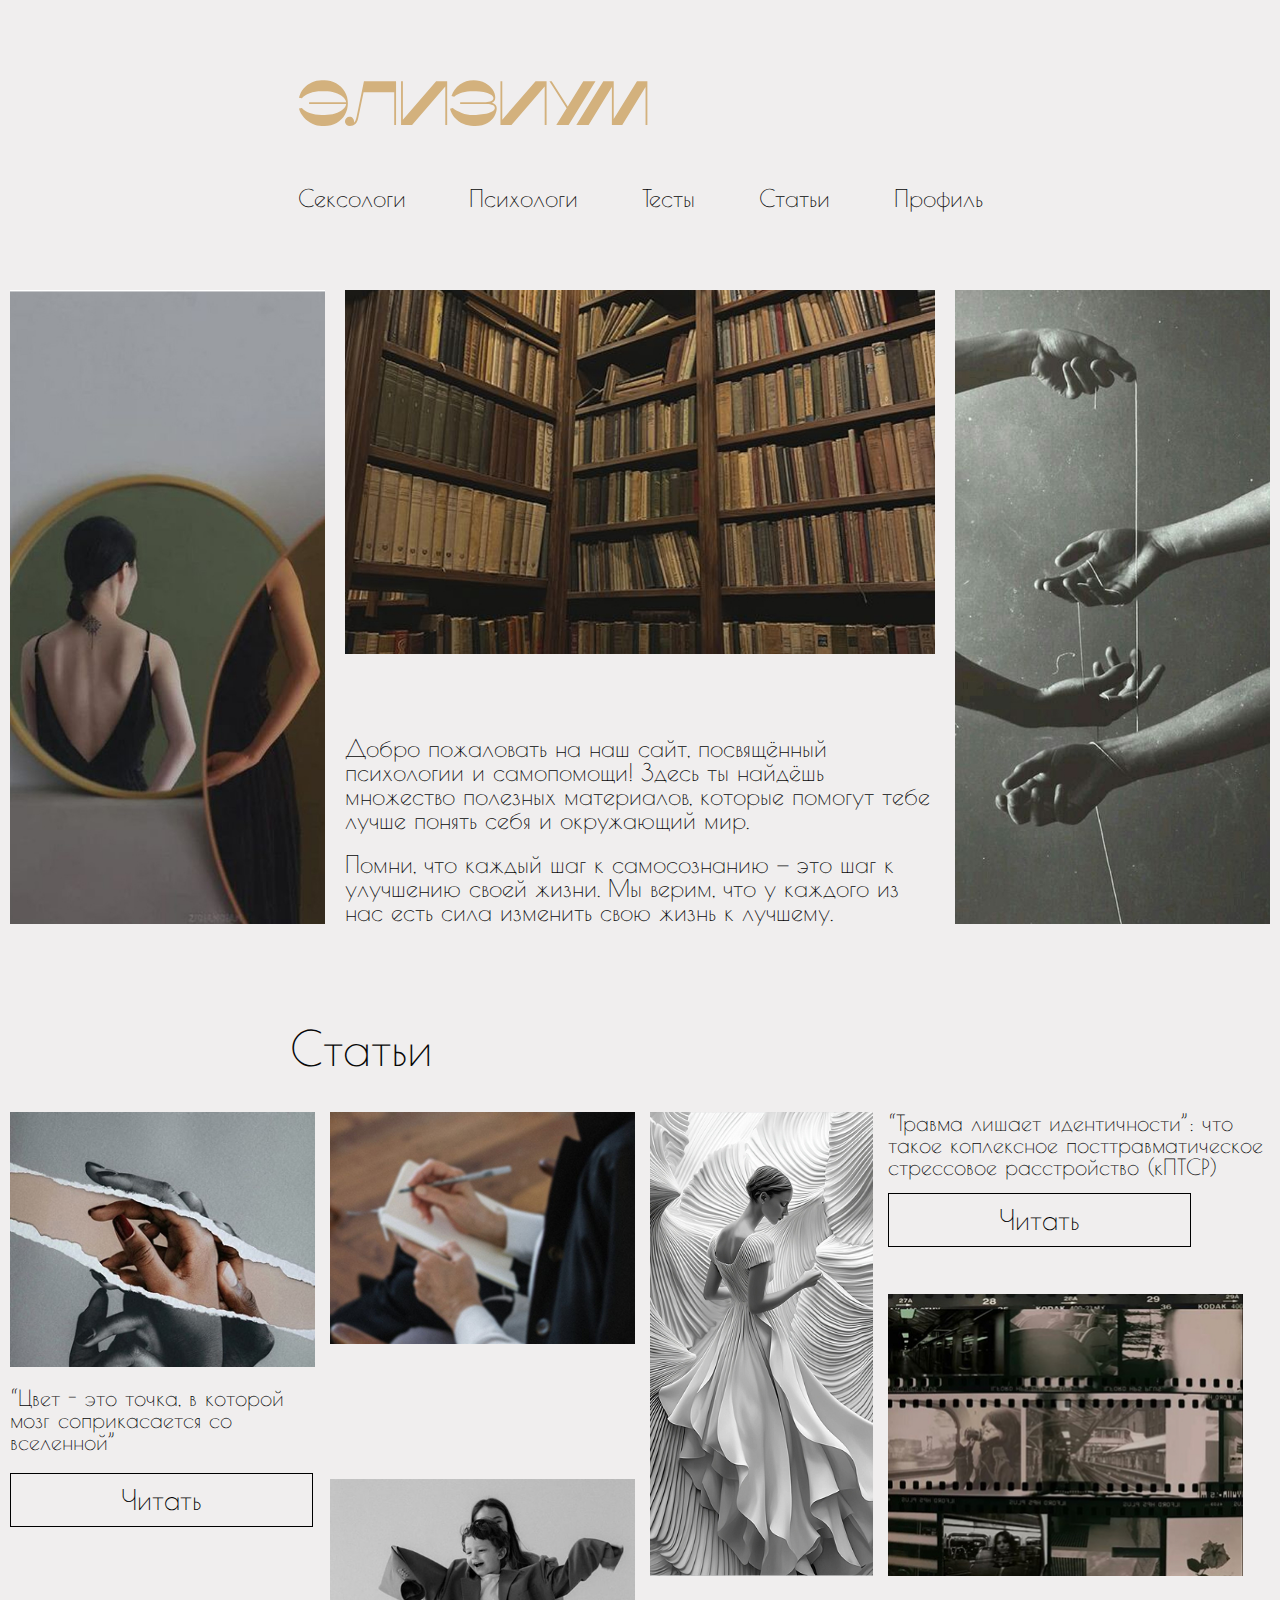
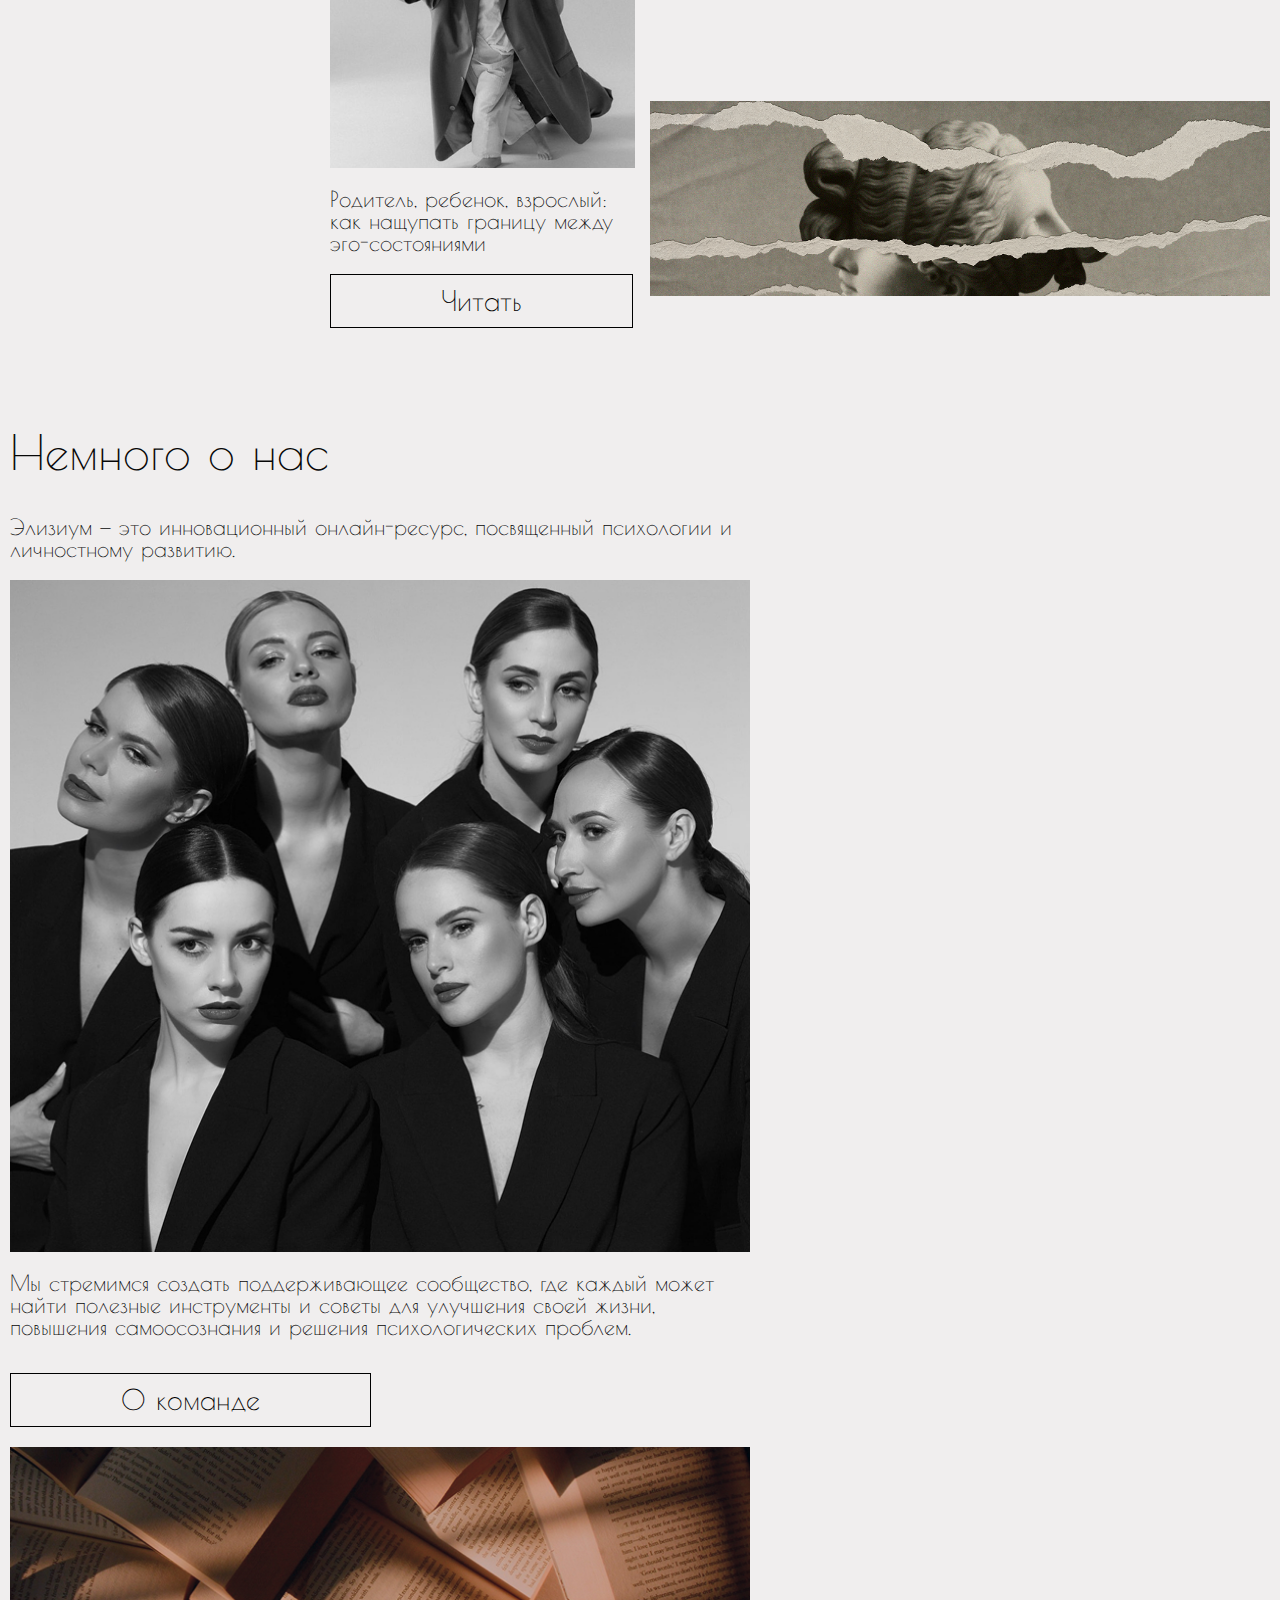
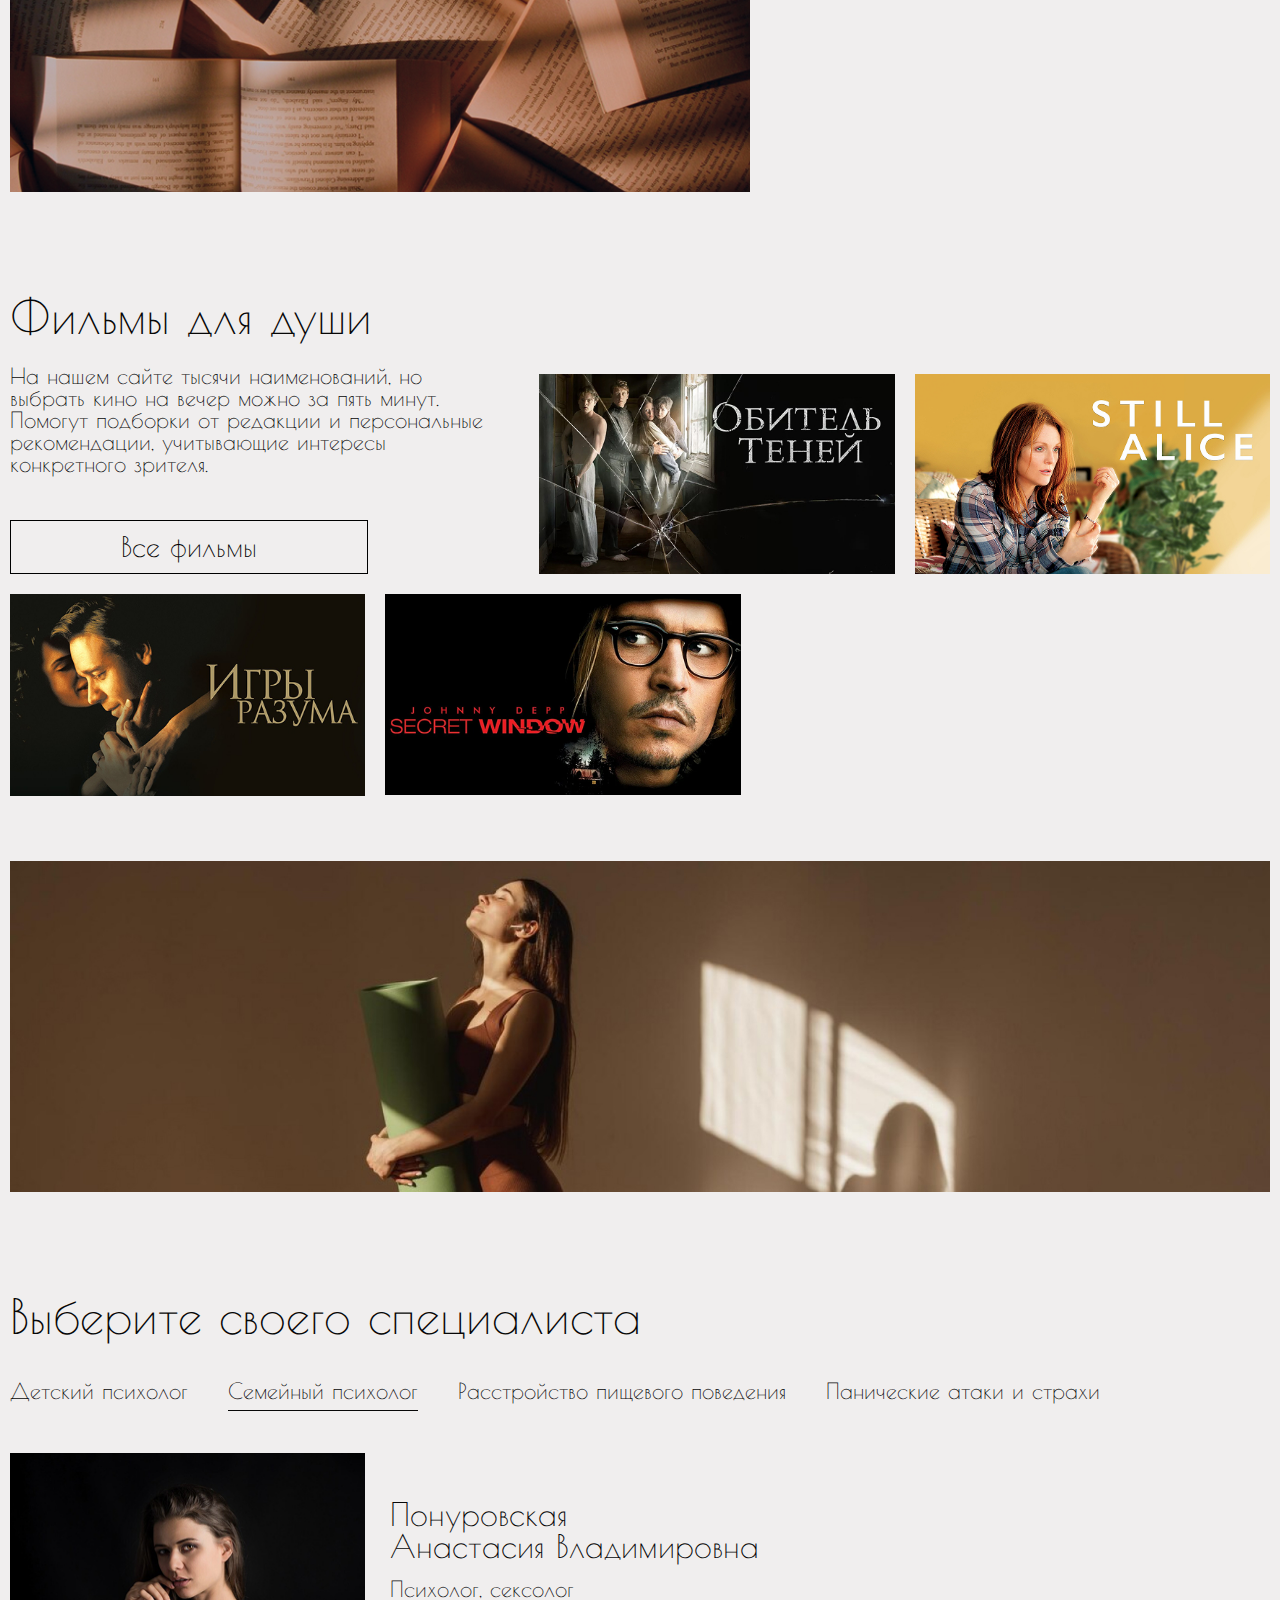
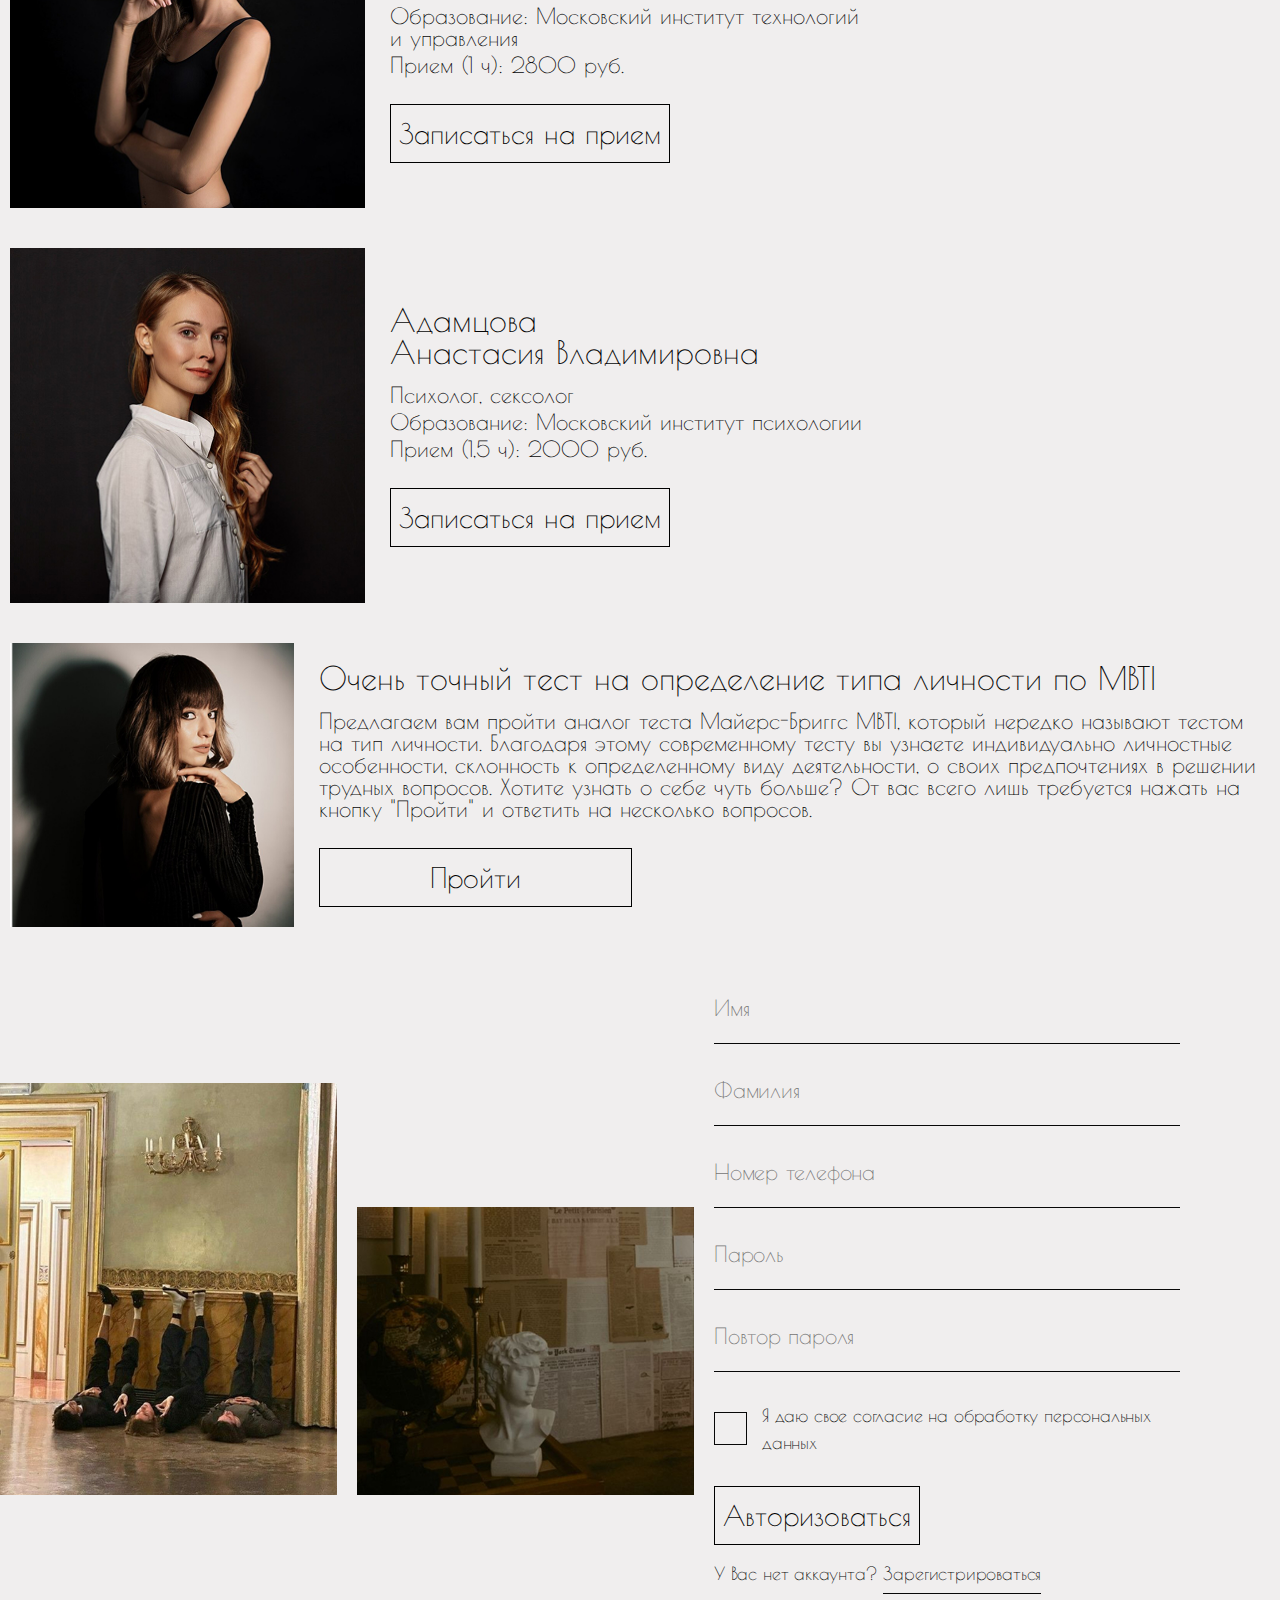
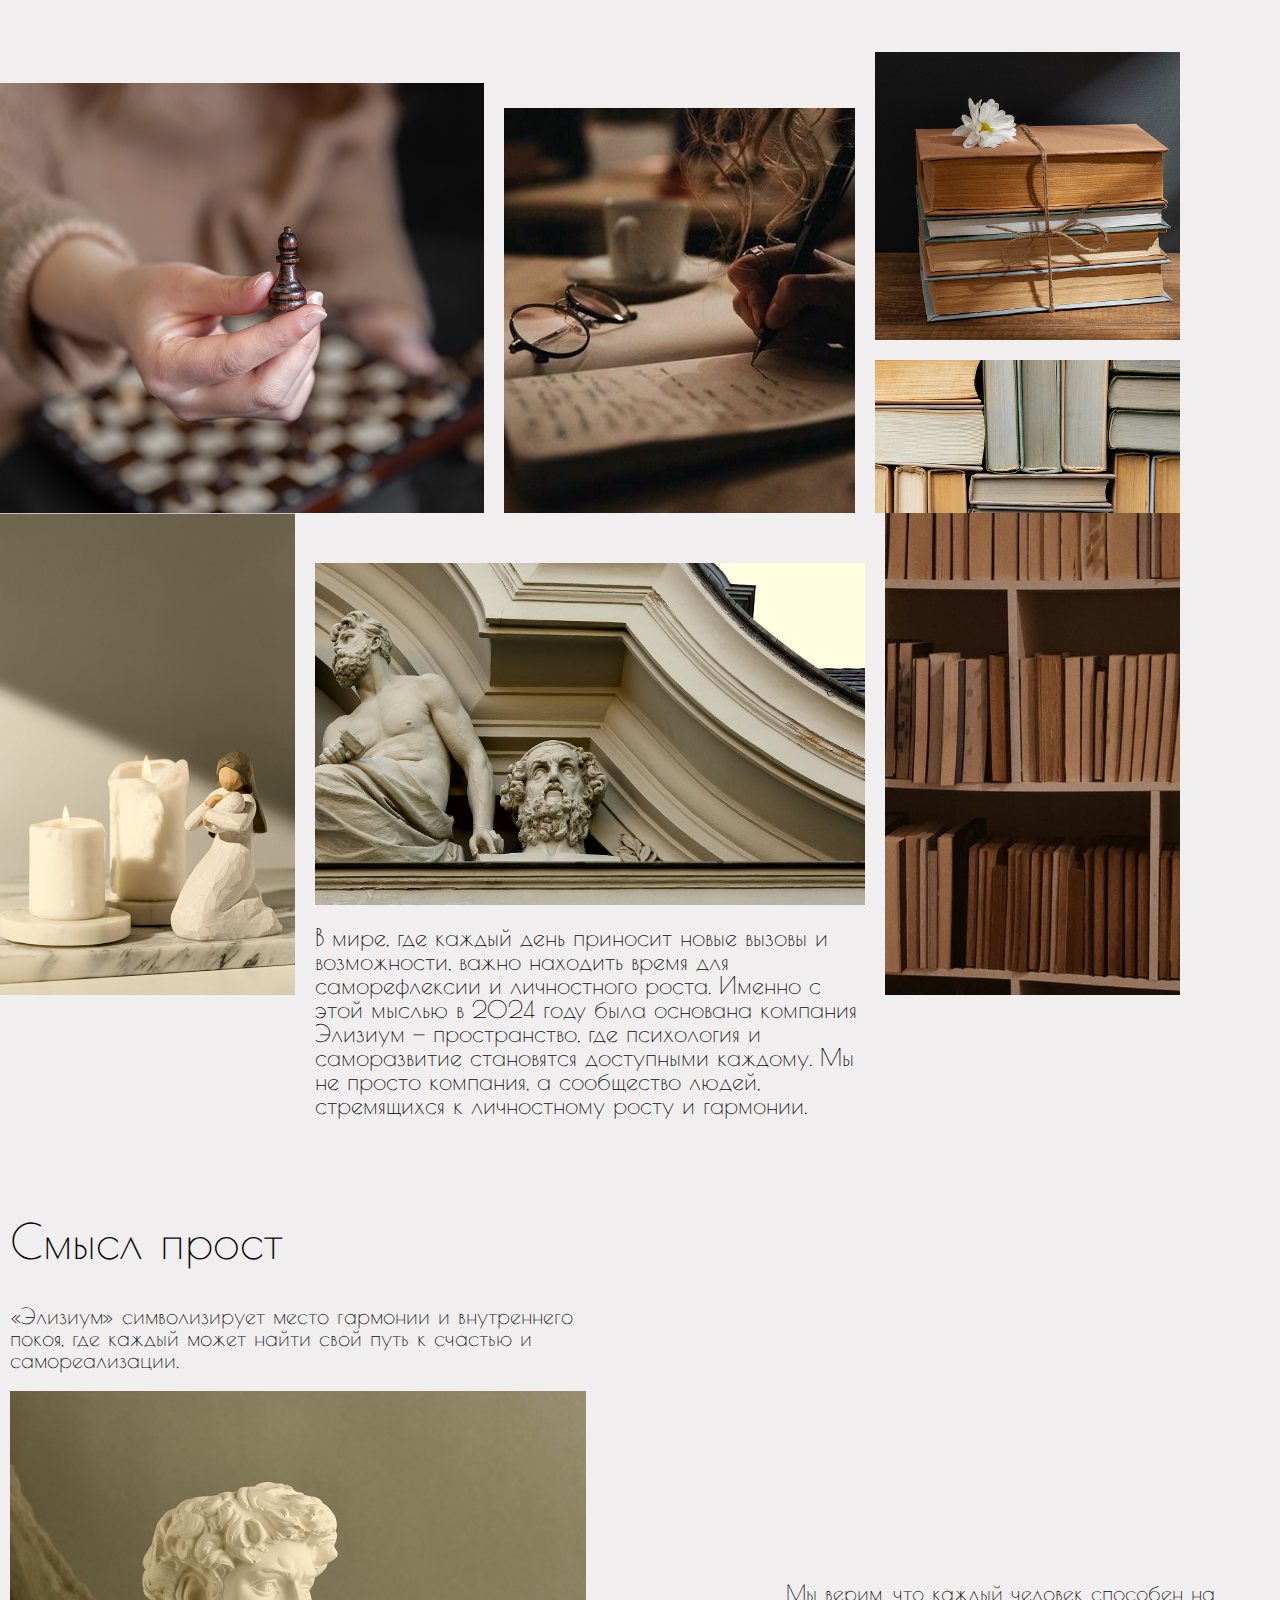
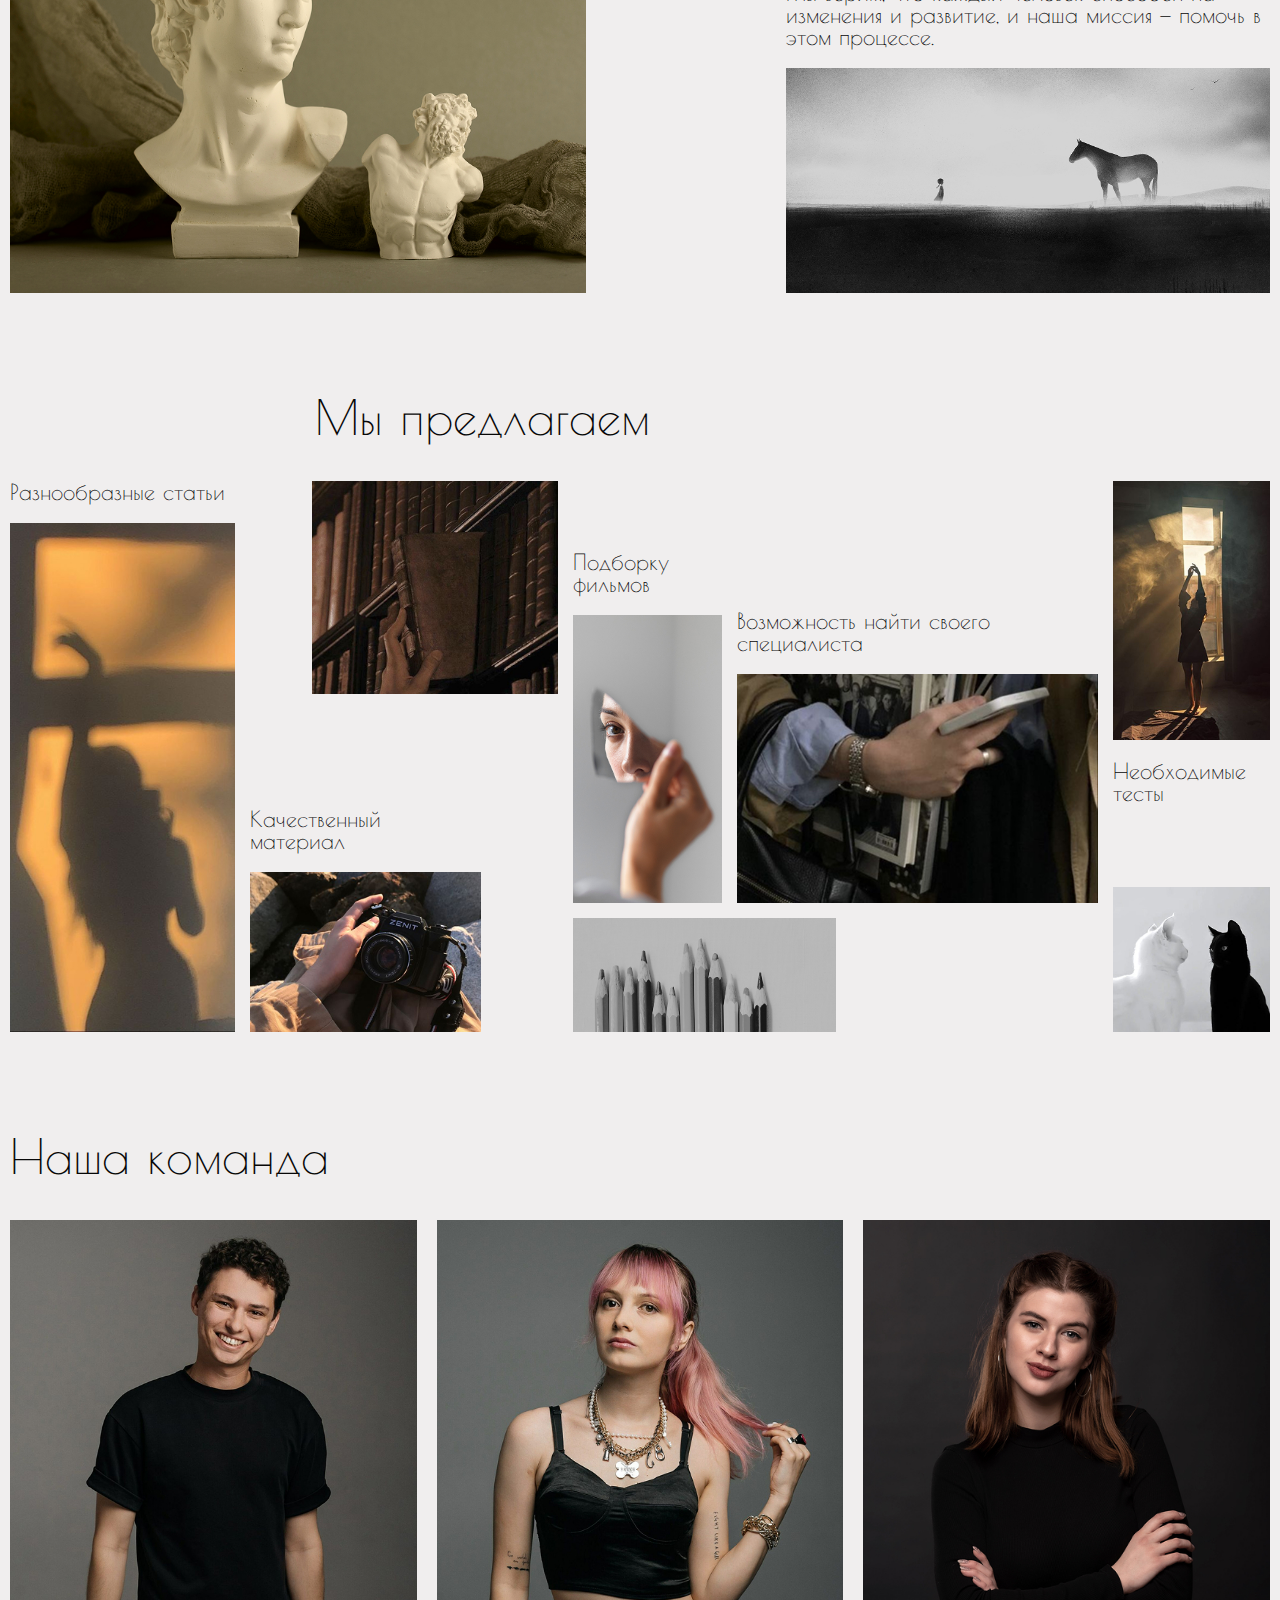
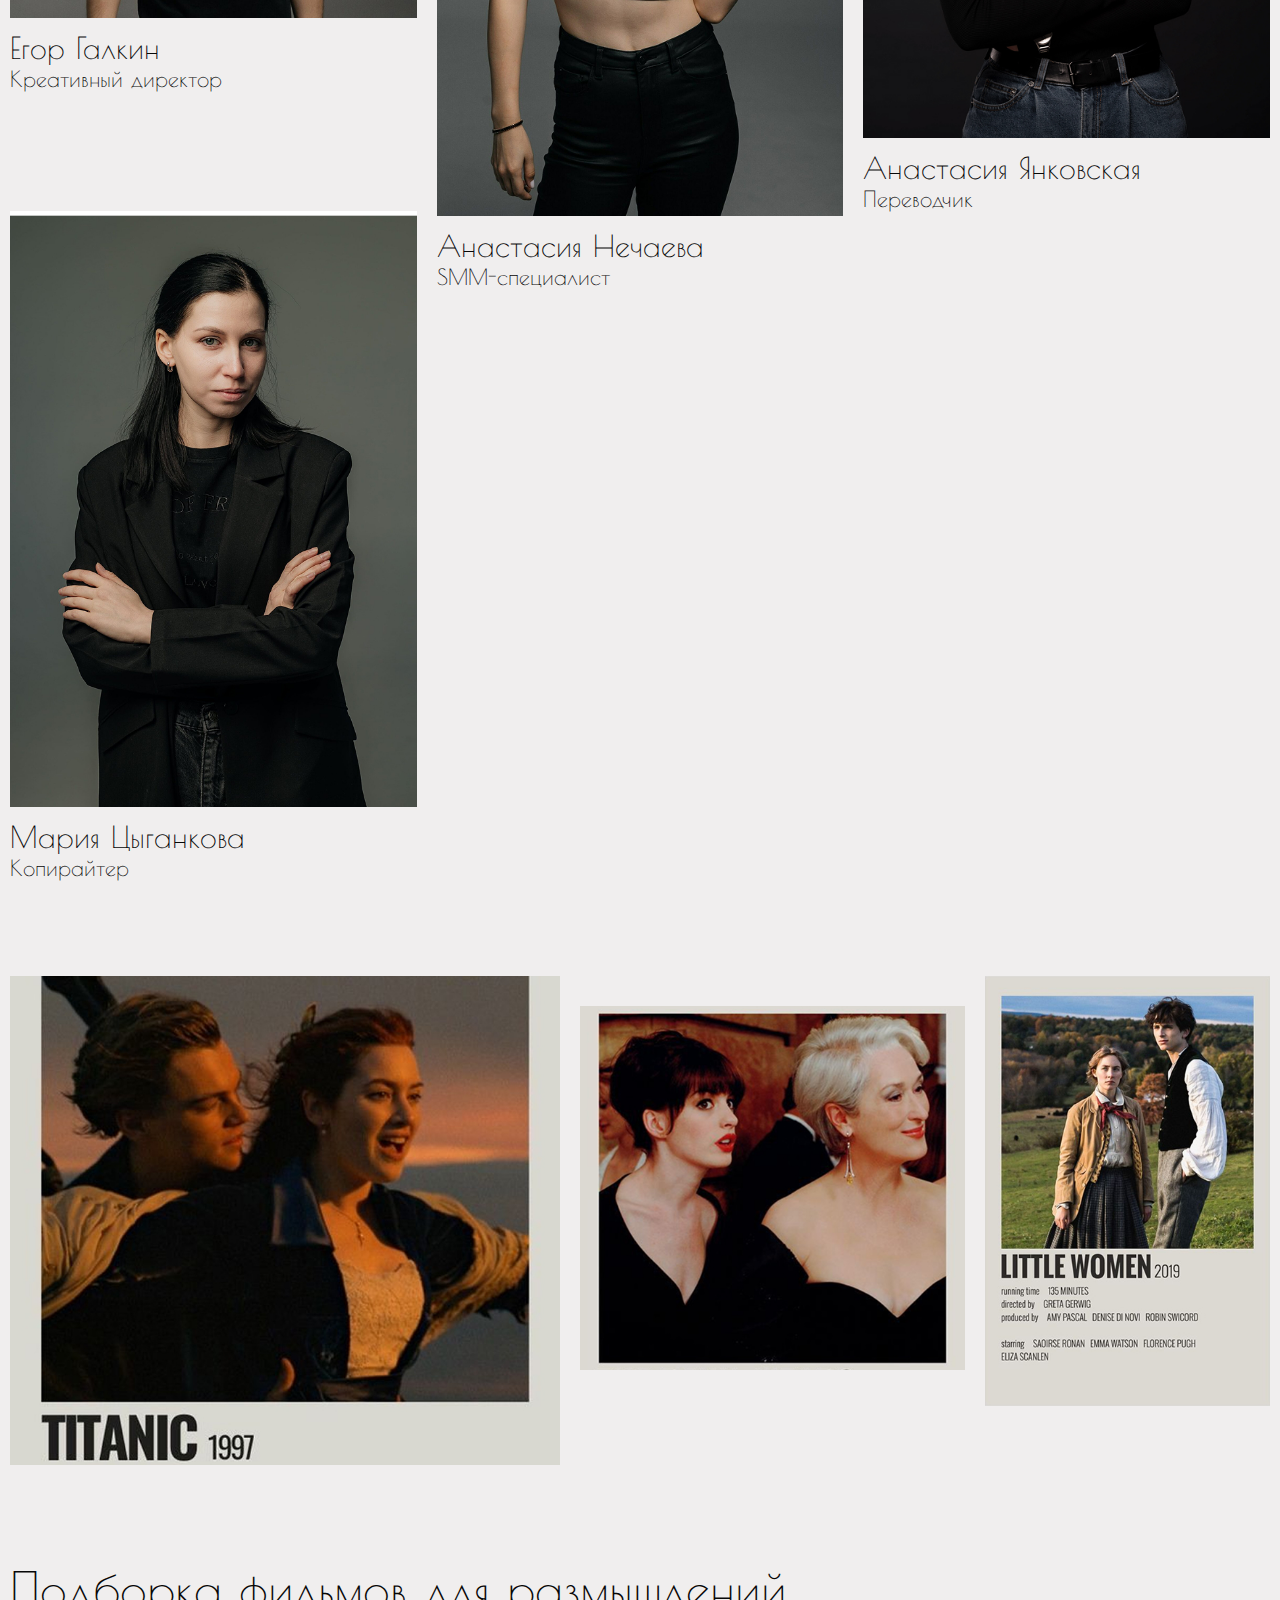
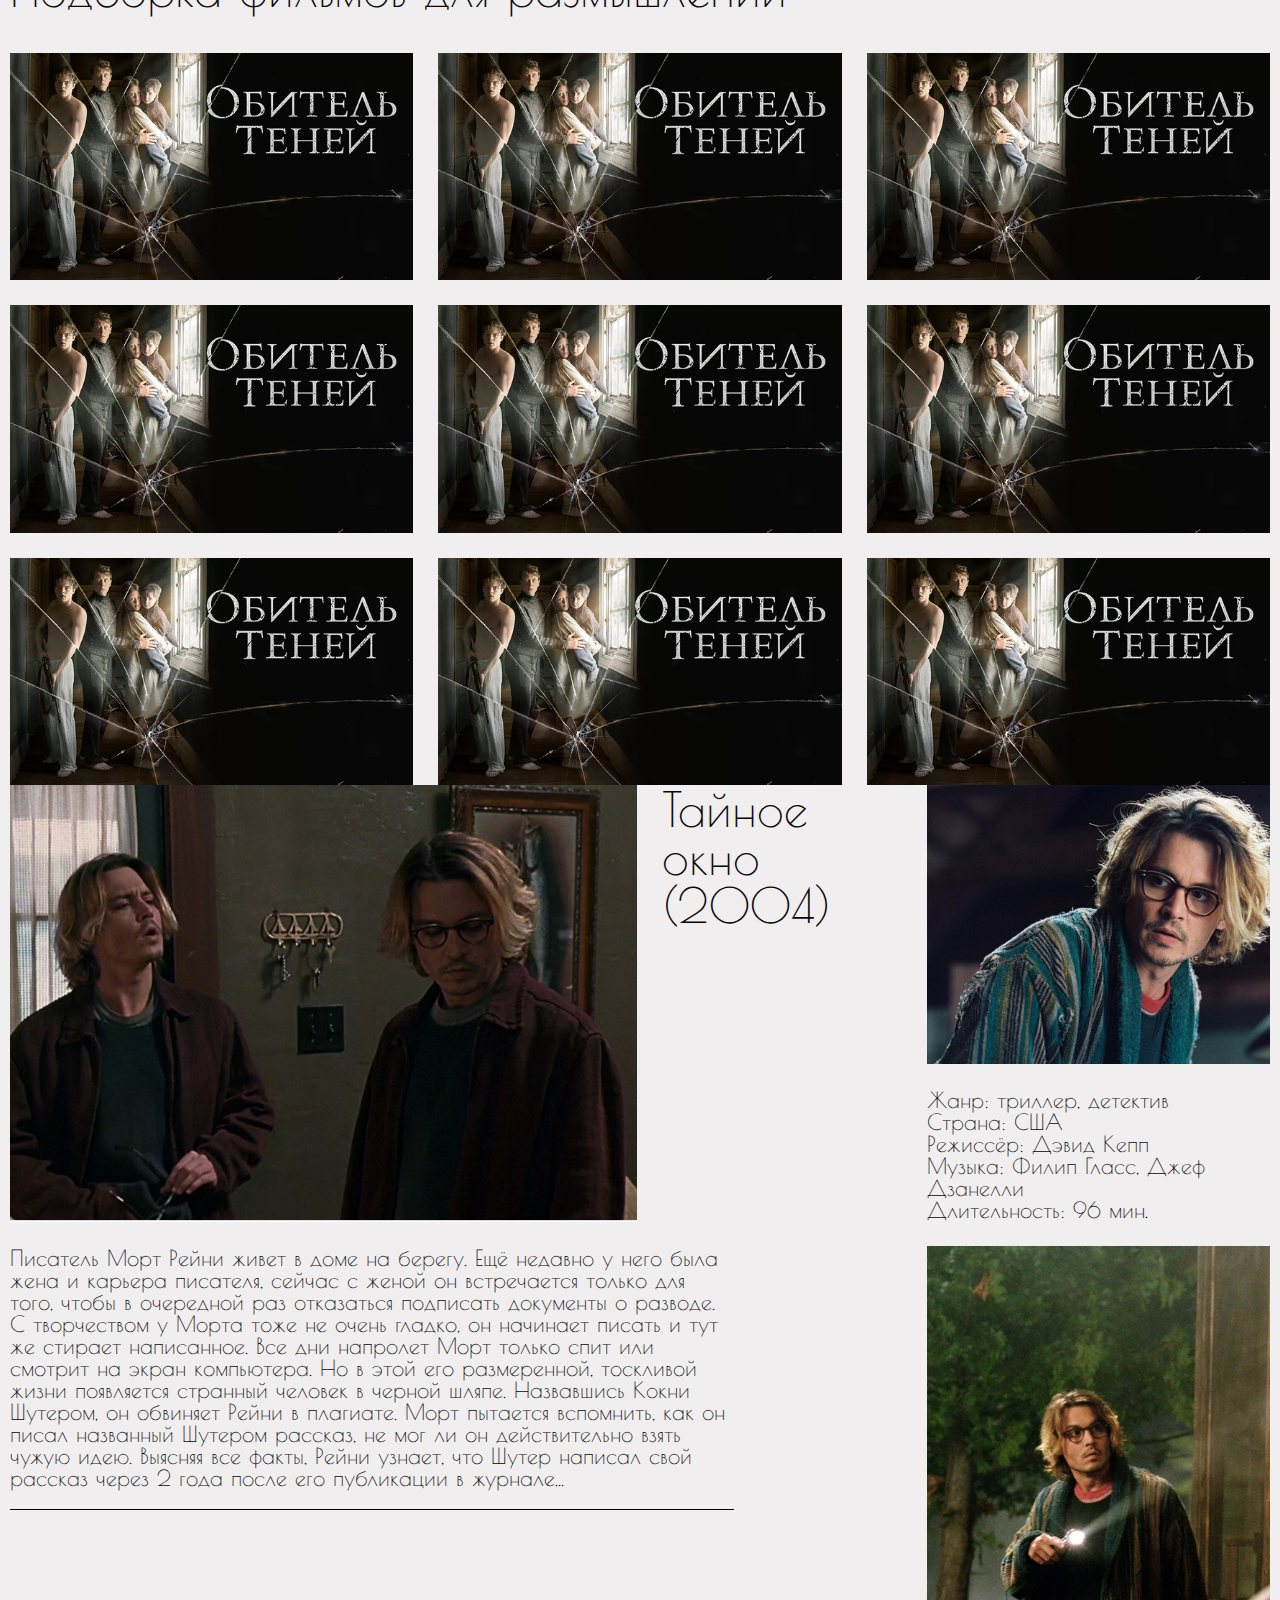
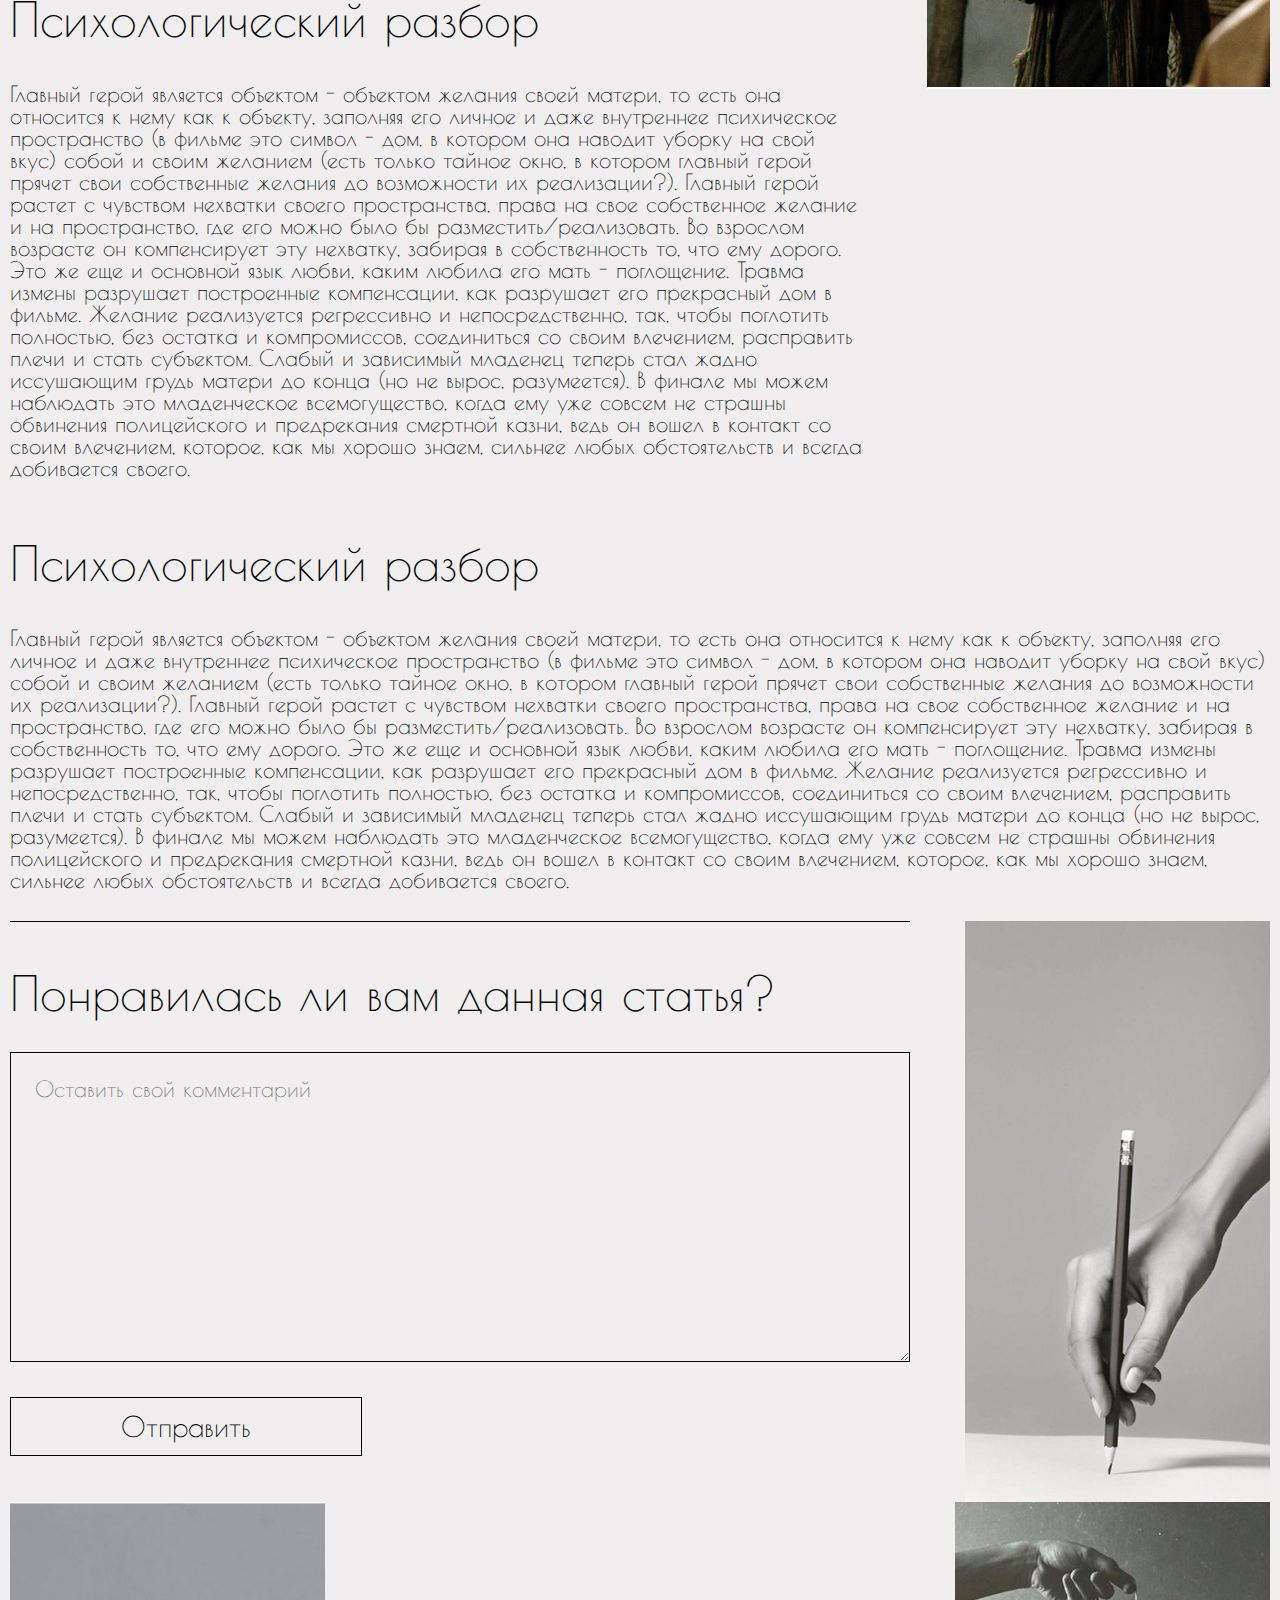
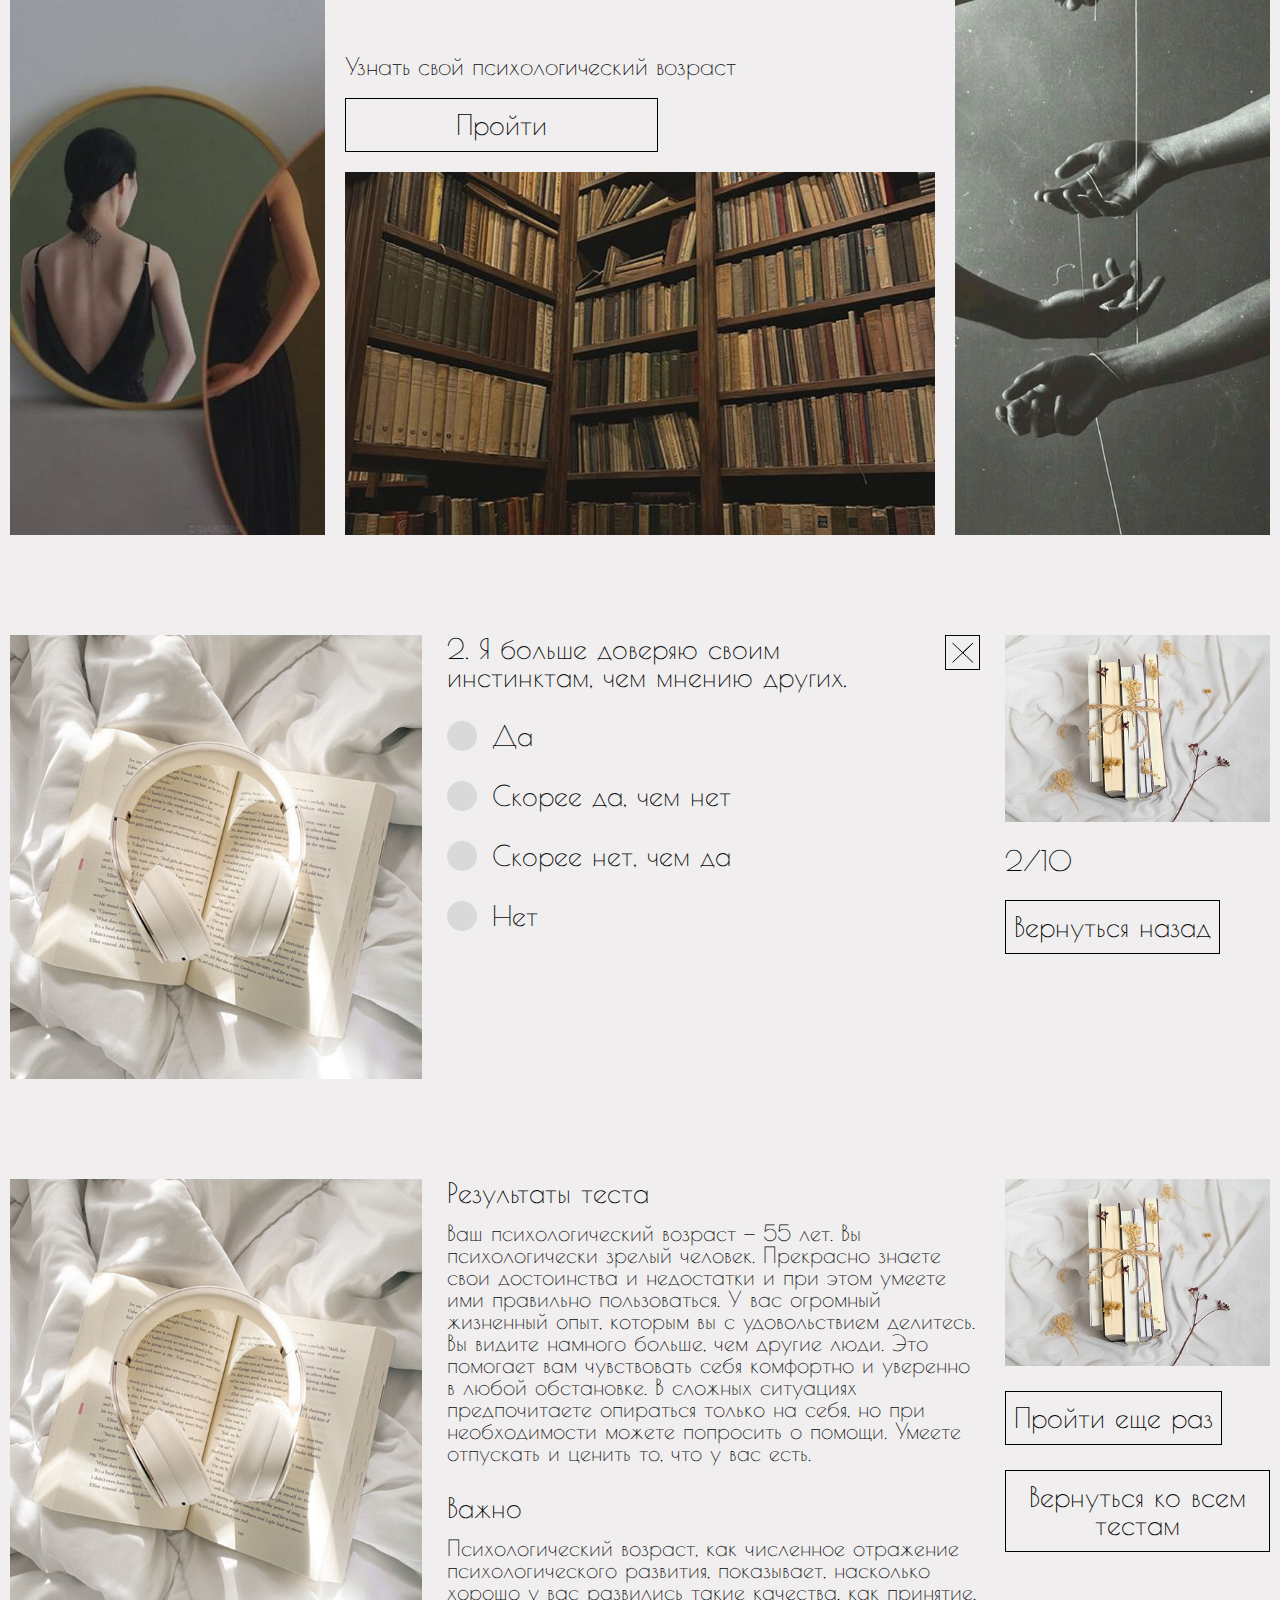
<file: index.html>
<!DOCTYPE html>
<html lang="ru">

<head>
    <meta charset="UTF-8">
    <meta name="viewport" content="width=device-width, initial-scale=1.0">

    <!-- ------------------------------------ Общие стили ------------------------------------------ -->
    <link rel="stylesheet" href="/css/reset.css">
    <link rel="stylesheet" href="/css/common.css">

    <!-------------------------------------- Основные стили -------------------------------------------->

    <link rel="stylesheet" href="/css/main.css">

    <title>Home</title>
</head>

<body>
    <header>
        <div class="header__wrapper">
            <a class="header__logo" href="/">
                <img src="/images/icons/logo.svg" alt="Logo">
            </a>
            <nav>
                <ul>
                    <li>
                        <a href="" class="trans default-anim-a ">Сексологи</a>
                        <!-- На открытой странице добавляй active -->
                    </li>
                    <li>
                        <a href="" class="trans default-anim-a">Психологи</a>
                    </li>
                    <li>
                        <a href="" class="trans default-anim-a">Тесты</a>
                    </li>
                    <li>
                        <a href="" class="trans default-anim-a">Статьи</a>
                    </li>
                    <li>
                        <a href="" class="trans default-anim-a">Профиль</a>
                    </li>
                </ul>
            </nav>
            <div class="burger"> <!-- При клике добавляй active -->
                <span></span>
            </div>
            <div class="mobile__nav"> <!-- При клике добавляй active -->
                <nav>
                    <ul>
                        <li>
                            <a href="" class="trans active">Авторизация</a>
                            <!-- На открытой странице добавляй active -->
                        </li>
                        <li>
                            <a href="" class="trans">Регистрация</a>
                        </li>
                        <li>
                            <a href="" class="trans">Тесты</a>
                        </li>
                        <li>
                            <a href="" class="trans">Психологи</a>
                        </li>
                        <li>
                            <a href="" class="trans">Сексологи</a>
                        </li>
                        <li>
                            <a href="" class="trans">О компании</a>
                        </li>
                        <li>
                            <a href="" class="trans">Статьи</a>
                        </li>
                        <li>
                            <a href="" class="trans">Фильмы</a>
                        </li>
                    </ul>
                </nav>
            </div>
        </div>
    </header>
    <main>

        <!-------------------------------------- Контент для главной -------------------------------------------->

        <section class="main">
            <div class="main__wrapper container">
                <div class="main__img">
                    <img src="/images/main-img-1.jpg" alt="">
                </div>
                <div class="main__content">
                    <div>
                        <img src="/images/main-img-2.jpg" alt="">
                    </div>
                    <div class="main__content-txt">
                        <p>
                            Добро пожаловать на наш сайт, посвящённый психологии и самопомощи! Здесь ты найдёшь
                            множество полезных материалов,
                            которые помогут тебе лучше понять себя и окружающий мир.
                        </p>
                        <p>
                            Помни, что каждый шаг к самосознанию — это шаг к улучшению своей жизни. Мы верим, что у
                            каждого из нас есть сила
                            изменить свою жизнь к лучшему.
                        </p>
                    </div>
                </div>
                <div class="main__img">
                    <img src="/images/main-img-3.jpg" alt="">
                </div>
            </div>
        </section>

        <section class="section articles">
            <div class="wrapper container">
                <h2 class="title">Статьи</h2>
                <div class="articles__wrapper">
                    <div class="articles__item">
                        <div class="articles__item__content-1">
                            <div>
                                <img src="/images/article-1.jpg" alt="">
                            </div>
                            <p>“Цвет - это точка, в которой мозг соприкасается со вселенной”</p>
                            <a href="" class="btn default-btn trans">Читать</a>
                        </div>
                    </div>
                    <div class="articles__item">
                        <div class="articles__item__content-2">
                            <div class="articles__item__content-2__img">
                                <img src="/images/article-2.jpg" alt="">
                            </div>
                            <div class="articles__item__content-2__block">
                                <div>
                                    <img src="/images/article-3.jpg" alt="">
                                </div>
                                <p>Родитель, ребенок, взрослый: как нащупать границу между эго-состояниями</p>
                                <a href="" class="btn default-btn trans">Читать</a>
                            </div>
                        </div>
                    </div>
                    <div class="articles__item big">
                        <div class="articles__item__content-3">
                            <div class="articles__item__content-3__block">
                                <div class="articles__item__content-3__block-img">
                                    <img src="/images/article-4.jpg" alt="">
                                </div>
                                <div class="articles__item__content-3__block-content">
                                    <div>
                                        <p>“Травма лишает идентичности”: что такое коплексное посттравматическое
                                            стрессовое
                                            расстройство (кПТСР)</p>
                                        <a href="" class="btn default-btn trans">Читать</a>
                                    </div>
                                    <div>
                                        <img src="/images/article-5.jpg" alt="">
                                    </div>
                                </div>
                            </div>
                            <div>
                                <img src="/images/article-6.jpg" alt="">
                            </div>
                        </div>
                    </div>
                </div>
            </div>
        </section>

        <section class="section about">
            <div class="about__wrapper container wrapper">
                <h2 class="title">Немного о нас</h2>
                <div class="about__wrapper-content">
                    <div class="about__wrapper-content__item">
                        <p>Элизиум — это инновационный онлайн-ресурс, посвященный психологии и личностному развитию.</p>
                        <div>
                            <img src="/images/about-1.jpg" alt="">
                        </div>
                    </div>
                    <div class="about__wrapper-content__item">
                        <p>Мы стремимся создать поддерживающее сообщество, где каждый может найти полезные инструменты и
                            советы для улучшения своей
                            жизни, повышения самоосознания и решения психологических проблем.</p>
                        <a href="" class="btn default-btn trans">О команде</a>
                        <div>
                            <img src="/images/about-2.jpg" alt="">
                        </div>
                    </div>
                </div>
            </div>
        </section>

        <section class="section films">
            <div class="films__wrapper container">
                <h2 class="title">Фильмы для души</h2>
                <div class="films__wrapper-content">
                    <div class="films__wrapper-content-item">
                        <div class="films__wrapper-content-txt">
                            <p>На нашем сайте тысячи наименований, но выбрать кино на вечер можно за пять минут. Помогут
                                подборки от редакции и
                                персональные рекомендации, учитывающие интересы конкретного зрителя.</p>
                            <a href="" class="btn default-btn trans">Все фильмы</a>
                        </div>
                        <div class="films__wrapper-content__img">
                            <div>
                                <img src="/images/films-1.jpg" alt="">
                            </div>
                            <div>
                                <img src="/images/films-2.jpg" alt="">
                            </div>
                        </div>
                    </div>
                    <div class="films__wrapper-content__img">
                        <div>
                            <img src="/images/films-3.jpg" alt="">
                        </div>
                        <div>
                            <img src="/images/films-4.jpg" alt="">
                        </div>
                    </div>
                </div>
            </div>
        </section>

        <!-------------------------------------- Контент для сексологи и психологи и тесты -------------------------------------------->


        <section class="sex-main">
            <div class="container">
                <img src="/images/sex-1.jpg" alt="">
            </div>
        </section>

        <section class="section specialist">
            <div class="wrapper container rel">
                <h1 class="title">Выберите своего специалиста</h1>

                <!-------------------------------------- Кнопочки для страницы психологи и тесты -------------------------------------------->

                <div class="specialist__btns">
                    <div class="specialist__btns-wrap">
                        <span class="specialist__btns-wrap-btn trans default-anim-a">Детский психолог</span>
                        <span class="specialist__btns-wrap-btn trans default-anim-a active">Семейный психолог</span>
                        <!-- К активному добавляй active -->
                        <span class="specialist__btns-wrap-btn trans default-anim-a">Расстройство пищевого
                            поведения</span>
                        <span class="specialist__btns-wrap-btn trans default-anim-a">Панические атаки и страхи</span>
                    </div>
                </div>

                <!-------------------------------------- Cам контент для этих страниц, с доп классом еще и на статьи -------------------------------------------->

                <div class="specialist__wrapper">
                    <div class="specialist__wrapper-item">
                        <div class="specialist__wrapper-item__img">
                            <img src="/images/sex-2.jpg" alt="">
                        </div>
                        <div class="specialist__wrapper-item__content">
                            <h2>Понуровская <br> Анастасия Владимировна</h2>
                            <div>
                                <p>Психолог, сексолог</p>
                                <p>Образование: Московский институт технологий и управления</p>
                                <p>Прием (1 ч): 2800 руб.</p>
                            </div>
                            <button class="btn small-btn trans">Записаться на прием</button>
                        </div>
                    </div>
                    <div class="specialist__wrapper-item">
                        <div class="specialist__wrapper-item__img">
                            <img src="/images/sex-3.jpg" alt="">
                        </div>
                        <div class="specialist__wrapper-item__content">
                            <h2>Адамцова <br> Анастасия Владимировна</h2>
                            <div>
                                <p>Психолог, сексолог</p>
                                <p>Образование: Московский институт психологии</p>
                                <p>Прием (1,5 ч): 2000 руб.</p>
                            </div>
                            <button class="btn small-btn trans">Записаться на прием</button>
                        </div>
                    </div>

                    <!-------------------------------------- item для страницы тесты (внутри доп класс у ...__content) -------------------------------------------->

                    <div class="specialist__wrapper-item">
                        <div class="specialist__wrapper-item__img">
                            <img src="/images/sex-4.jpg" alt="">
                        </div>
                        <div class="specialist__wrapper-item__content test">
                            <h2>Очень точный тест на определение типа личности по MBTI</h2>
                            <div>
                                <p>Предлагаем вам пройти аналог теста Майерс-Бриггс MBTI, который нередко называют
                                    тестом на тип личности. Благодаря этому
                                    современному тесту вы узнаете индивидуально личностные особенности, склонность к
                                    определенному виду деятельности, о
                                    своих предпочтениях в решении трудных вопросов. Хотите узнать о себе чуть больше? От
                                    вас всего лишь требуется нажать на
                                    кнопку "Пройти" и ответить на несколько вопросов.</p>
                            </div>
                            <button class="btn default-btn trans">Пройти</button>
                        </div>
                    </div>
                </div>

                <!-------------------------------------- Модалка для секции специалисты (по идее нет на тестах) -------------------------------------------->

                <div class="specialist__modal"> <!-- При клике на кнопку добавляй active -->
                    <span class="specialist__modal-close">
                        <img src="/images//icons/close.svg" alt="">
                    </span>
                    <div class="specialist__modal-wrapper">
                        <h3>Запись на прием</h3>
                        <form>
                            <input type="text" required name="specialist__modal-name" placeholder="ФИО">
                            <input type="email" required name="specialist__modal-email" placeholder="Email">
                            <div class="rel">
                                <input type="date" name="specialist__modal-date" id="specialist__modal-date-1"
                                    title="Выберите дату">
                                <label for="specialist__modal-date-1">
                                    <p>Выберите дату</p>
                                    <div>
                                        <img src="/images//icons/calendar.svg" alt="">
                                    </div>
                                </label>
                            </div>
                            <button type="submit" class="btn small-btn trans">Продолжить</button>
                        </form>
                    </div>
                </div>
            </div>
        </section>

        <!-------------------------------------- Контент для регистрация и авторизация (на авторизации просто уберешь что не надо) -------------------------------------------->

        <section class="log">
            <div class="log__wrapper">
                <div class="log__imgs">
                    <div class="log__imgs-img">
                        <img src="/images/log-1.jpg" alt="">
                    </div>
                    <div class="log__imgs-img">
                        <img src="/images/log-2.jpg" alt="">
                    </div>
                </div>
                <div class="log__form">
                    <form>
                        <input type="text" name="log-name" placeholder="Имя" required>
                        <input type="text" name="log-surname" placeholder="Фамилия" required>
                        <input type="tel" name="log-tel" placeholder="Номер телефона" required>
                        <input type="password" name="log-pass" placeholder="Пароль" required>
                        <input type="password" name="log-pass-r" placeholder="Повтор пароля" required>
                        <div>
                            <input type="checkbox" name="log-policy" id="log-policy">
                            <label for="log-policy"></label>
                            <p>Я даю свое согласие на обработку персональных данных</p>
                        </div>
                        <button type="submit" class="trans btn small-btn">Авторизоваться</button>
                    </form>
                    <div>
                        <p>У Вас нет аккаунта? <a href="">Зарегистрироваться</a></p>
                    </div>
                </div>
            </div>
        </section>

        <!-------------------------------------- Контент для статьи -------------------------------------------->

        <section class="article-main">
            <div class="article-main__wrapper">
                <div class="article-main__wrapper-item">
                    <img src="/images/article-main-1.jpg" alt="">
                </div>
                <div class="article-main__wrapper-item">
                    <img src="/images/article-main-2.jpg" alt="">
                </div>
                <div class="article-main__wrapper-item">
                    <div class="article-main__wrapper-item-1">
                        <img src="/images/article-main-3.jpg" alt="">
                    </div>
                    <div class="article-main__wrapper-item-2">
                        <img src="/images/article-main-4.jpg" alt="">
                    </div>
                </div>
            </div>
        </section>

        <!-------------------------------------- Контент для о компании -------------------------------------------->

        <section class="main about">
            <div class="main__wrapper main__wrapper-c">
                <div class="main__img">
                    <img src="/images/about-img-1.jpg" alt="">
                </div>
                <div class="main__content">
                    <div>
                        <img src="/images/about-img-2.jpg" alt="">
                    </div>
                    <div class="main__content-txt">
                        <p>
                            В мире, где каждый день приносит новые вызовы и возможности, важно находить время для
                            саморефлексии и личностного роста. Именно с этой мыслью в 2024 году была основана компания
                            Элизиум — пространство, где психология и саморазвитие становятся доступными каждому.
                            Мы не просто компания, а сообщество людей, стремящихся к личностному росту и гармонии.
                        </p>
                    </div>
                </div>
                <div class="main__img">
                    <img src="/images/about-img-3.jpg" alt="">
                </div>
            </div>
        </section>

        <section class="section mind">
            <div class="wrapper container">
                <h1 class="title">Смысл прост</h1>
                <div class="mind__wrapper">
                    <div class="mind__wrapper-item">
                        <p>«Элизиум» символизирует место гармонии и внутреннего покоя, где каждый может найти свой путь
                            к счастью и самореализации.</p>
                        <div>
                            <img src="/images/mind-img-1.jpg" alt="">
                        </div>
                    </div>
                    <div class="mind__wrapper-item">
                        <p>Мы верим, что каждый человек способен на изменения и развитие, и наша миссия — помочь в этом
                            процессе.</p>
                        <div>
                            <img src="/images/mind-img-2.jpg" alt="">
                        </div>
                    </div>
                </div>
            </div>
        </section>

        <section class="services section">
            <div class="wrapper container">
                <h2 class="title">Мы предлагаем</h2>
                <div class="services__wrapper">
                    <div class="services__wrapper-item block-1">
                        <p>Разнообразные статьи</p>
                        <div>
                            <img src="/images/services-img-1.jpg" alt="">
                        </div>
                    </div>
                    <div class="services__wrapper-item block-2">
                        <div>
                            <img src="/images/services-img-2.jpg" alt="">
                        </div>
                        <div>
                            <p>Качественный материал</p>
                            <div>
                                <img src="/images/services-img-3.jpg" alt="">
                            </div>
                        </div>
                    </div>
                    <div class="services__wrapper-item block-3">
                        <div class="services__wrapper-item-content">
                            <div>
                                <p>Подборку фильмов</p>
                                <div>
                                    <img src="/images/services-img-4.jpg" alt="">
                                </div>
                            </div>

                            <div>
                                <p>Возможность найти своего специалиста</p>
                                <div>
                                    <img src="/images/services-img-5.jpg" alt="">
                                </div>
                            </div>
                        </div>
                        <div>
                            <img src="/images/services-img-6.jpg" alt="">
                        </div>
                    </div>
                    <div class="services__wrapper-item block-4">
                        <div>
                            <div>
                                <img src="/images/services-img-7.jpg" alt="">
                            </div>
                            <p>Необходимые тесты</p>
                        </div>
                        <div>
                            <img src="/images/services-img-8.jpg" alt="">
                        </div>
                    </div>
                </div>
            </div>
        </section>

        <section class="team section">
            <div class="wrapper container">
                <h2 class="title">Наша команда</h2>
                <div class="team__wrapper">
                    <div class="team__wrapper-item">
                        <div>
                            <img src="/images/team-img-1.jpg" alt="">
                        </div>
                        <div>
                            <h3>Егор Галкин</h3>
                            <p>Креативный директор</p>
                        </div>
                    </div>
                    <div class="team__wrapper-item">
                        <div>
                            <img src="/images/team-img-2.jpg" alt="">
                        </div>
                        <div>
                            <h3>Анастасия Нечаева</h3>
                            <p>SMM-специалист</p>
                        </div>
                    </div>
                    <div class="team__wrapper-item">
                        <div>
                            <img src="/images/team-img-3.jpg" alt="">
                        </div>
                        <div>
                            <h3>Анастасия Янковская</h3>
                            <p>Переводчик</p>
                        </div>
                    </div>
                    <div class="team__wrapper-item">
                        <div>
                            <img src="/images/team-img-4.jpg" alt="">
                        </div>
                        <div>
                            <h3>Мария Цыганкова </h3>
                            <p>Копирайтер</p>
                        </div>
                    </div>
                </div>
            </div>
        </section>

        <!-------------------------------------- Контент для фильмы -------------------------------------------->

        <section class="main-films">
            <div class="container main-films__wrapper">
                <div class="main-films__wrapper__item">
                    <img src="/images/film-main-1.jpg" alt="">
                </div>
                <div class="main-films__wrapper__item">
                    <img src="/images/film-main-2.jpg" alt="">
                </div>
                <div class="main-films__wrapper__item">
                    <img src="/images/film-main-3.jpg" alt="">
                </div>
            </div>
        </section>

        <section class="section films-page">
            <div class="wrapper container">
                <h1 class="title">Подборка фильмов для размышлений</h1>
                <div class="films-page__wrapper">
                    <div class="films-page__wrapper-item">
                        <img src="/images/film-1.jpg" alt="">
                    </div>
                    <div class="films-page__wrapper-item">
                        <img src="/images/film-1.jpg" alt="">
                    </div>
                    <div class="films-page__wrapper-item">
                        <img src="/images/film-1.jpg" alt="">
                    </div>
                    <div class="films-page__wrapper-item">
                        <img src="/images/film-1.jpg" alt="">
                    </div>
                    <div class="films-page__wrapper-item">
                        <img src="/images/film-1.jpg" alt="">
                    </div>
                    <div class="films-page__wrapper-item">
                        <img src="/images/film-1.jpg" alt="">
                    </div>
                    <div class="films-page__wrapper-item">
                        <img src="/images/film-1.jpg" alt="">
                    </div>
                    <div class="films-page__wrapper-item">
                        <img src="/images/film-1.jpg" alt="">
                    </div>
                    <div class="films-page__wrapper-item">
                        <img src="/images/film-1.jpg" alt="">
                    </div>
                </div>
            </div>
        </section>

        <!-------------------------------------- Контент для о фильме -------------------------------------------->

        <section class="films-desc">
            <div class="container films-desc__wrapper">
                <div class="films-desc__wrapper__item-left">
                    <div>
                        <img src="/images/films-desc-1.jpg" alt="">
                    </div>
                    <h1 class="films-desc__wrapper__item-left-title title">Тайное окно (2004)</h1>
                    <div class="films-desc__wrapper__item-left-subdesc">
                        <p>Писатель Морт Рейни живет в доме на берегу. Ещё недавно у него была жена и карьера писателя,
                            сейчас с женой он встречается только для того, чтобы в очередной раз отказаться подписать
                            документы о разводе. С творчеством у Морта тоже не очень гладко, он начинает писать и тут же
                            стирает написанное. Все дни напролет Морт только спит или смотрит на экран компьютера. Но в
                            этой его размеренной, тоскливой жизни появляется странный человек в черной шляпе. Назвавшись
                            Кокни Шутером, он обвиняет Рейни в плагиате. Морт пытается вспомнить, как он писал названный
                            Шутером рассказ, не мог ли он действительно взять чужую идею. Выясняя все факты, Рейни
                            узнает, что Шутер написал свой рассказ через 2 года после его публикации в журнале...</p>
                    </div>
                    <div class="films-desc__wrapper__item-left-desc">
                        <h2 class="title">Психологический разбор</h2>
                        <p>Главный герой является объектом - объектом желания своей матери, то есть она относится к нему
                            как к объекту, заполняя его личное и даже внутреннее психическое пространство (в фильме это
                            символ - дом, в котором она наводит уборку на свой вкус) собой и своим желанием (есть только
                            тайное окно, в котором главный герой прячет свои собственные желания до возможности их
                            реализации?).
                            Главный герой растет с чувством нехватки своего пространства, права на свое собственное
                            желание и на пространство, где его можно было бы разместить/реализовать. Во взрослом
                            возрасте он компенсирует эту нехватку, забирая в собственность то, что ему дорого. Это же
                            еще и основной язык любви, каким любила его мать - поглощение.
                            Травма измены разрушает построенные компенсации, как разрушает его прекрасный дом в фильме.
                            Желание реализуется регрессивно и непосредственно, так, чтобы поглотить полностью, без
                            остатка и компромиссов, соединиться со своим влечением, расправить плечи и стать субъектом.
                            Слабый и зависимый младенец теперь стал жадно иссушающим грудь матери до конца (но не вырос,
                            разумеется). В финале мы можем наблюдать это младенческое всемогущество, когда ему уже
                            совсем не страшны обвинения полицейского и предрекания смертной казни, ведь он вошел в
                            контакт со своим влечением, которое, как мы хорошо знаем, сильнее любых обстоятельств и
                            всегда добивается своего.</p>
                    </div>
                </div>
                <div class="films-desc__wrapper__item-right">
                    <div>
                        <img src="/images/films-desc-2.jpg" alt="">
                    </div>
                    <p>Жанр: триллер, детектив<br>
                        Страна: США<br>
                        Режиссёр: Дэвид Кепп<br>
                        Музыка: Филип Гласс, Джеф Дзанелли<br>
                        Длительность: 96 мин.</p>
                    <div>
                        <img src="/images/films-desc-3.jpg" alt="">
                    </div>
                </div>
            </div>

            <!-------------------------------------- Для статьи просто вот эти блоки спамишь вниз для текста -------------------------------------------->

            <div class="films-desc__wrapper__item-left-desc container">
                <h2 class="title">Психологический разбор</h2>
                <p>Главный герой является объектом - объектом желания своей матери, то есть она относится к нему как к
                    объекту, заполняя его личное и даже внутреннее психическое пространство (в фильме это символ - дом,
                    в котором она наводит уборку на свой вкус) собой и своим желанием (есть только тайное окно, в
                    котором главный герой прячет свои собственные желания до возможности их реализации?).
                    Главный герой растет с чувством нехватки своего пространства, права на свое собственное желание и на
                    пространство, где его можно было бы разместить/реализовать. Во взрослом возрасте он компенсирует эту
                    нехватку, забирая в собственность то, что ему дорого. Это же еще и основной язык любви, каким любила
                    его мать - поглощение.
                    Травма измены разрушает построенные компенсации, как разрушает его прекрасный дом в фильме. Желание
                    реализуется регрессивно и непосредственно, так, чтобы поглотить полностью, без остатка и
                    компромиссов, соединиться со своим влечением, расправить плечи и стать субъектом. Слабый и зависимый
                    младенец теперь стал жадно иссушающим грудь матери до конца (но не вырос, разумеется). В финале мы
                    можем наблюдать это младенческое всемогущество, когда ему уже совсем не страшны обвинения
                    полицейского и предрекания смертной казни, ведь он вошел в контакт со своим влечением, которое, как
                    мы хорошо знаем, сильнее любых обстоятельств и всегда добивается своего.</p>
            </div>

            <!-------------------------------------- Контент для cтатьи -------------------------------------------->

            <div class="container review-form">
                <div class="review-form__wrapper">
                    <div class="review-form__wrapper-content">
                        <h3 class="title">Понравилась ли вам данная статья?</h3>
                        <form>
                            <textarea name="review-form-txt" required
                                placeholder="Оставить свой комментарий"></textarea>
                            <button class="btn default-btn trans">Отправить</button>
                        </form>
                    </div>
                    <div class="review-form__wrapper-img">
                        <img src="/images/review-form-1.jpg" alt="">
                    </div>
                </div>
            </div>

            <!-------------------------------------- Модалка для секции статьи -------------------------------------------->

            <div class="films-desc__modal"><!-- При клике на кнопку добавляй active -->
                <div class="specialist__modal"> <!-- При клике на кнопку добавляй active -->
                    <span class="specialist__modal-close">
                        <img src="/images//icons/close.svg" alt="">
                    </span>
                    <div class="specialist__modal-wrapper">
                        <p>Для того, чтобы делиться своими мыслями
                            необходимо авторизоваться или же зарегистрироваться </p>
                        <div class="specialist__modal-wrapper__btn">
                            <a href="" class="btn small-btn trans">Авторизоваться</a>
                            <a href="" class="btn small-btn trans">Зарегистрироваться</a>
                        </div>
                    </div>
                </div>
            </div>

        </section>

        <!-------------------------------------- Контент для тесты -------------------------------------------->

        <section class="main">
            <div class="main__wrapper container">
                <div class="main__img">
                    <img src="/images/main-img-1.jpg" alt="">
                </div>
                <div class="main__content">
                    <div class="main__content-txt" style="justify-content: flex-end; height: 100%;;">
                        <p>
                            Узнать свой психологический возраст
                        </p>
                        <a href="" class="btn default-btn trans">Пройти</a>
                    </div>
                    <div>
                        <img src="/images/main-img-2.jpg" alt="">
                    </div>
                </div>
                <div class="main__img">
                    <img src="/images/main-img-3.jpg" alt="">
                </div>
            </div>
        </section>

        <section class="test-page section">
            <div class="test-page__wrapper container">
                <div class="test-page__wrapper-img">
                    <img src="/images/test-page-1.jpg" alt="">
                </div>
                <div class="test-page__wrapper-content">
                    <div class="test-page__wrapper-content-head">
                        <h1>2. Я больше доверяю своим инстинктам, чем мнению других.</h1>
                        <button><img src="/images/icons/close.svg" alt=""></button>
                    </div>
                    <div>
                        <input type="radio" name="quest" id="quest1">
                        <label for="quest1" class="trans"></label>
                        <p>Да</p>
                    </div>
                    <div>
                        <input type="radio" name="quest" id="quest2">
                        <label for="quest2" class="trans"></label>
                        <p>Скорее да, чем нет</p>
                    </div>
                    <div>
                        <input type="radio" name="quest" id="quest3">
                        <label for="quest3" class="trans"></label>
                        <p>Скорее нет, чем да</p>
                    </div>
                    <div>
                        <input type="radio" name="quest" id="quest4">
                        <label for="quest4" class="trans"></label>
                        <p>Нет</p>
                    </div>
                </div>
                <div class="test-page__wrapper-steps">
                    <div class="test-page__wrapper-steps-img">
                        <img src="/images/test-page-2.jpg" alt="">
                    </div>
                    <p><span>2</span>/<span>10</span></p>
                    <a href="" class="btn small-btn trans">Вернуться назад</a>
                </div>
            </div>
        </section>

        <section class="test-page section">
            <div class="test-page__wrapper container">
                <div class="test-page__wrapper-img">
                    <img src="/images/test-page-1.jpg" alt="">
                </div>
                <div class="test-page__wrapper-content">
                    <div class="test-page__wrapper-content-text">
                        <h2>Результаты теста</h2>
                        <p>Ваш психологический возраст — 55 лет. Вы психологически зрелый человек. Прекрасно знаете свои
                            достоинства и недостатки и
                            при этом умеете ими правильно пользоваться. У вас огромный жизненный опыт, которым вы с
                            удовольствием делитесь. Вы
                            видите намного больше, чем другие люди. Это помогает вам чувствовать себя комфортно и
                            уверенно в любой обстановке. В
                            сложных ситуациях предпочитаете опираться только на себя, но при необходимости можете
                            попросить о помощи. Умеете
                            отпускать и ценить то, что у вас есть.</p>
                    </div>
                    <div class="test-page__wrapper-content-text">
                        <h2>Важно</h2>
                        <p>Психологический возраст, как численное отражение психологического развития, показывает,
                            насколько хорошо у вас развились
                            такие качества, как принятие, адекватное восприятие себя и уважение к другим, позитивный
                            взгляд в будущее, открытость
                            новому, жизнерадостность и др. Такое развитие помогает жить полной жизнью в гармонии с собой
                            и окружающим миром.
                            Если психологический возраст больше или меньше вашего биологического возраста, ничего
                            страшного в этом нет, если вы
                            ощущаете себя счастливым человеком.</p>
                    </div>
                </div>
                <div class="test-page__wrapper-steps">
                    <div class="test-page__wrapper-steps-img">
                        <img src="/images/test-page-2.jpg" alt="">
                    </div>
                    <a href="" class="btn small-btn trans">Пройти еще раз</a>
                    <a href="" class="btn small-btn trans">Вернуться ко всем тестам</a>
                </div>
            </div>
        </section>

        <!-------------------------------------- Контент для тесты -------------------------------------------->

        <div class="section profile">
            <div class="profile__wrapper container">
                <div class="profile__wrapper-content">
                    <div class="profile__wrapper-content-info">
                        <div class="profile__wrapper-content-info-img">
                            <img src="/images/sex-2.jpg" alt="">
                        </div>
                        <div class="profile__wrapper-content-info-main">
                            <div class="profile__wrapper-content-info-main-head">
                                <h1>Панферова Лилия Александровна</h1>
                                <button><img src="/images/icons/edit.svg" alt=""></button>
                            </div>
                            <div class="profile__wrapper-content-info-main-data">
                                <p>Дата регистрации:<span>17.04.2024</span></p>
                                <p>Страна, город:<span>Россия, Астрахань</span></p>
                                <p>Дата рождения:<span>15.02.1999</span></p>
                                <p>Номер телефона:<span>+79885907202 </span></p>
                                <p>E-mail:<span>valentina.borm04@mail.ru</span></p>
                            </div>
                        </div>
                    </div>
                    <div class="profile__wrapper-content-history">
                        <h2>История бронирования</h2>
                        <table>
                            <thead>
                                <tr>
                                    <th>Специалист</th>
                                    <th>Направление</th>
                                    <th>Дата</th>
                                    <th>Цена</th>
                                </tr>
                            </thead>
                            <tbody>
                                <tr>
                                    <td>Понуровская Анастасия Владимировна</td>
                                    <td>Психолог, сексолог</td>
                                    <td>20,05,2025</td>
                                    <td>2800</td>
                                </tr>
                            </tbody>
                        </table>
                    </div>
                </div>
                <div class="profile__wrapper-aside">
                    <h2>Вы хотите предложить свои услуги?</h2>
                    <form>
                        <textarea name="profile__wrapper-form-spec" id="" required
                            placeholder="Напишите Вашу специальность"></textarea>
                        <textarea name="profile__wrapper-form-learn" id="" required
                            placeholder="Напишите какое у Вас образование"></textarea>
                        <textarea name="profile__wrapper-form-cost" id="" required
                            placeholder="Обозначте цену за услугу"></textarea>
                        <div>
                            <input type="checkbox" required name="profile__wrapper-form-check"
                                id="profile__wrapper-form-check">
                            <label for="profile__wrapper-form-check" class="trans"></label>
                            <a href="/">Я даю свое согласие на обработку персональных данных</a>
                        </div>
                        <button type="submit" class="btn default-btn trans">Отправить</button>
                    </form>
                </div>
                <div class="profile__wrapper-modal"> <!-- Добавь active -->
                    <button><img src="/images/icons/close.svg" alt=""></button>
                    <h3>Ваша заявка отправлена на обработку!</h3>
                    <p>При одобрении анкеты, Вы увидите Ваш профиль с услугой на странице психологи/сексологи</p>
                </div>
            </div>
        </div>

    </main>
    <footer class="footer">
        <div class="container">
            <div class="footer__wrapper">
                <div class="footer__wrapper__item">
                    <a href="" class="footer__wrapper__item-alt-logo">
                        <img src="/images/icons/alt-logo.svg" alt="">
                    </a>
                    <a href="" class="footer__wrapper__item-logo">
                        <img src="/images/icons/logo.svg" alt="">
                    </a>
                    <div class="footer__wrapper__item-soc">
                        <a href="" class="footer__wrapper__item-soc-item">
                            <img src="/images/icons/tel.svg" alt="">
                        </a>
                        <a href="" class="footer__wrapper__item-soc-item">
                            <img src="/images/icons/tg.svg" alt="">
                        </a>
                        <a href="" class="footer__wrapper__item-soc-item">
                            <img src="/images/icons/vk.svg" alt="">
                        </a>
                    </div>
                    <p>(с) 2024-2025 “Элизиум”</p>
                </div>
                <div class="footer__wrapper__item"> <!-- При клике сюда давать active-->
                    <p>Пользователю</p>
                    <nav>
                        <ul>
                            <li>
                                <a href="">О команде</a>
                            </li>
                            <li>
                                <a href="">Тесты</a>
                            </li>
                            <li>
                                <a href="">Сексологи</a>
                            </li>
                            <li>
                                <a href="">Психологи</a>
                            </li>
                            <li>
                                <a href="">Статьи</a>
                            </li>
                            <li>
                                <a href="">Регистрация</a>
                            </li>
                        </ul>
                    </nav>
                </div>
                <div class="footer__wrapper__item "> <!-- При клике сюда давать active-->
                    <p>Документация</p>
                    <ul>
                        <li>
                            <a href="">Политика обработки персональных данных</a>
                        </li>
                        <li>
                            <a href="">Политика конфиденциальности</a>
                        </li>
                        <li>
                            <a href="">Правила сайта</a>
                        </li>
                    </ul>
                </div>
            </div>
        </div>
    </footer>
</body>

</html>
</file>
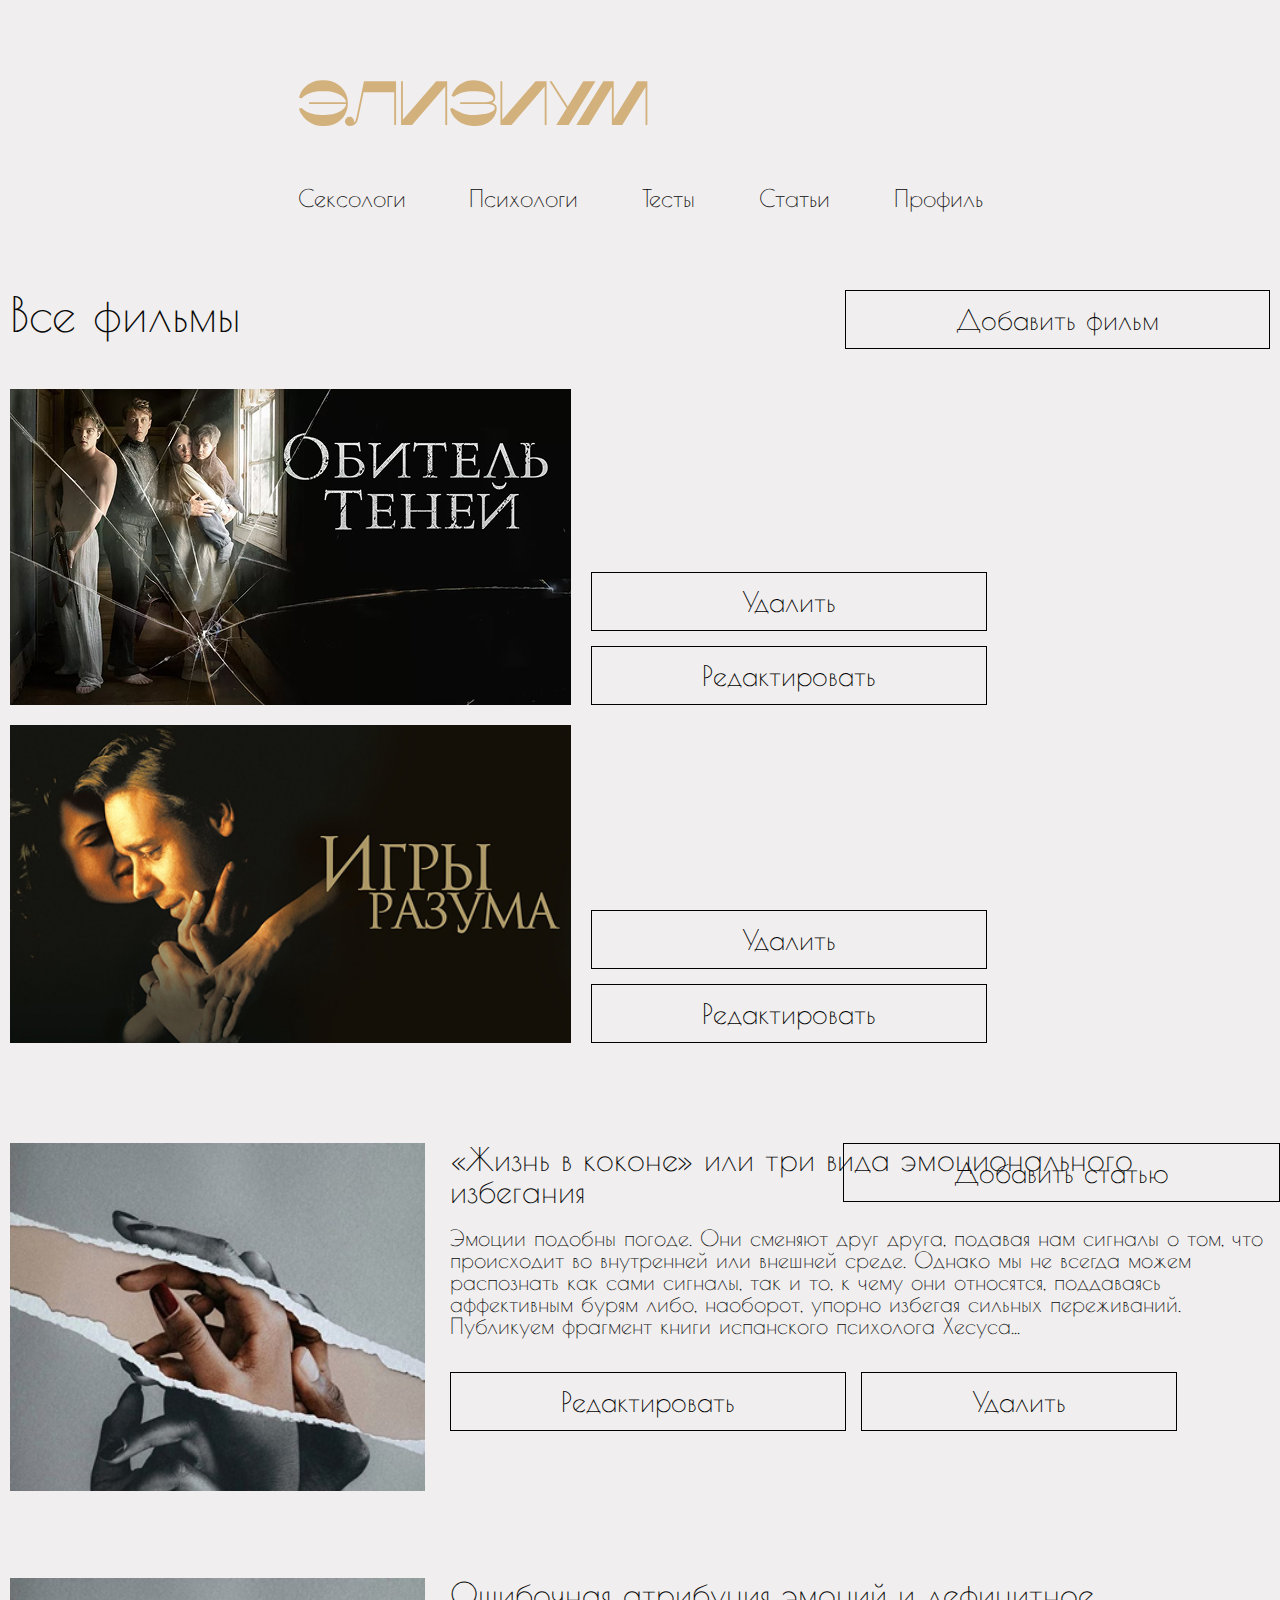
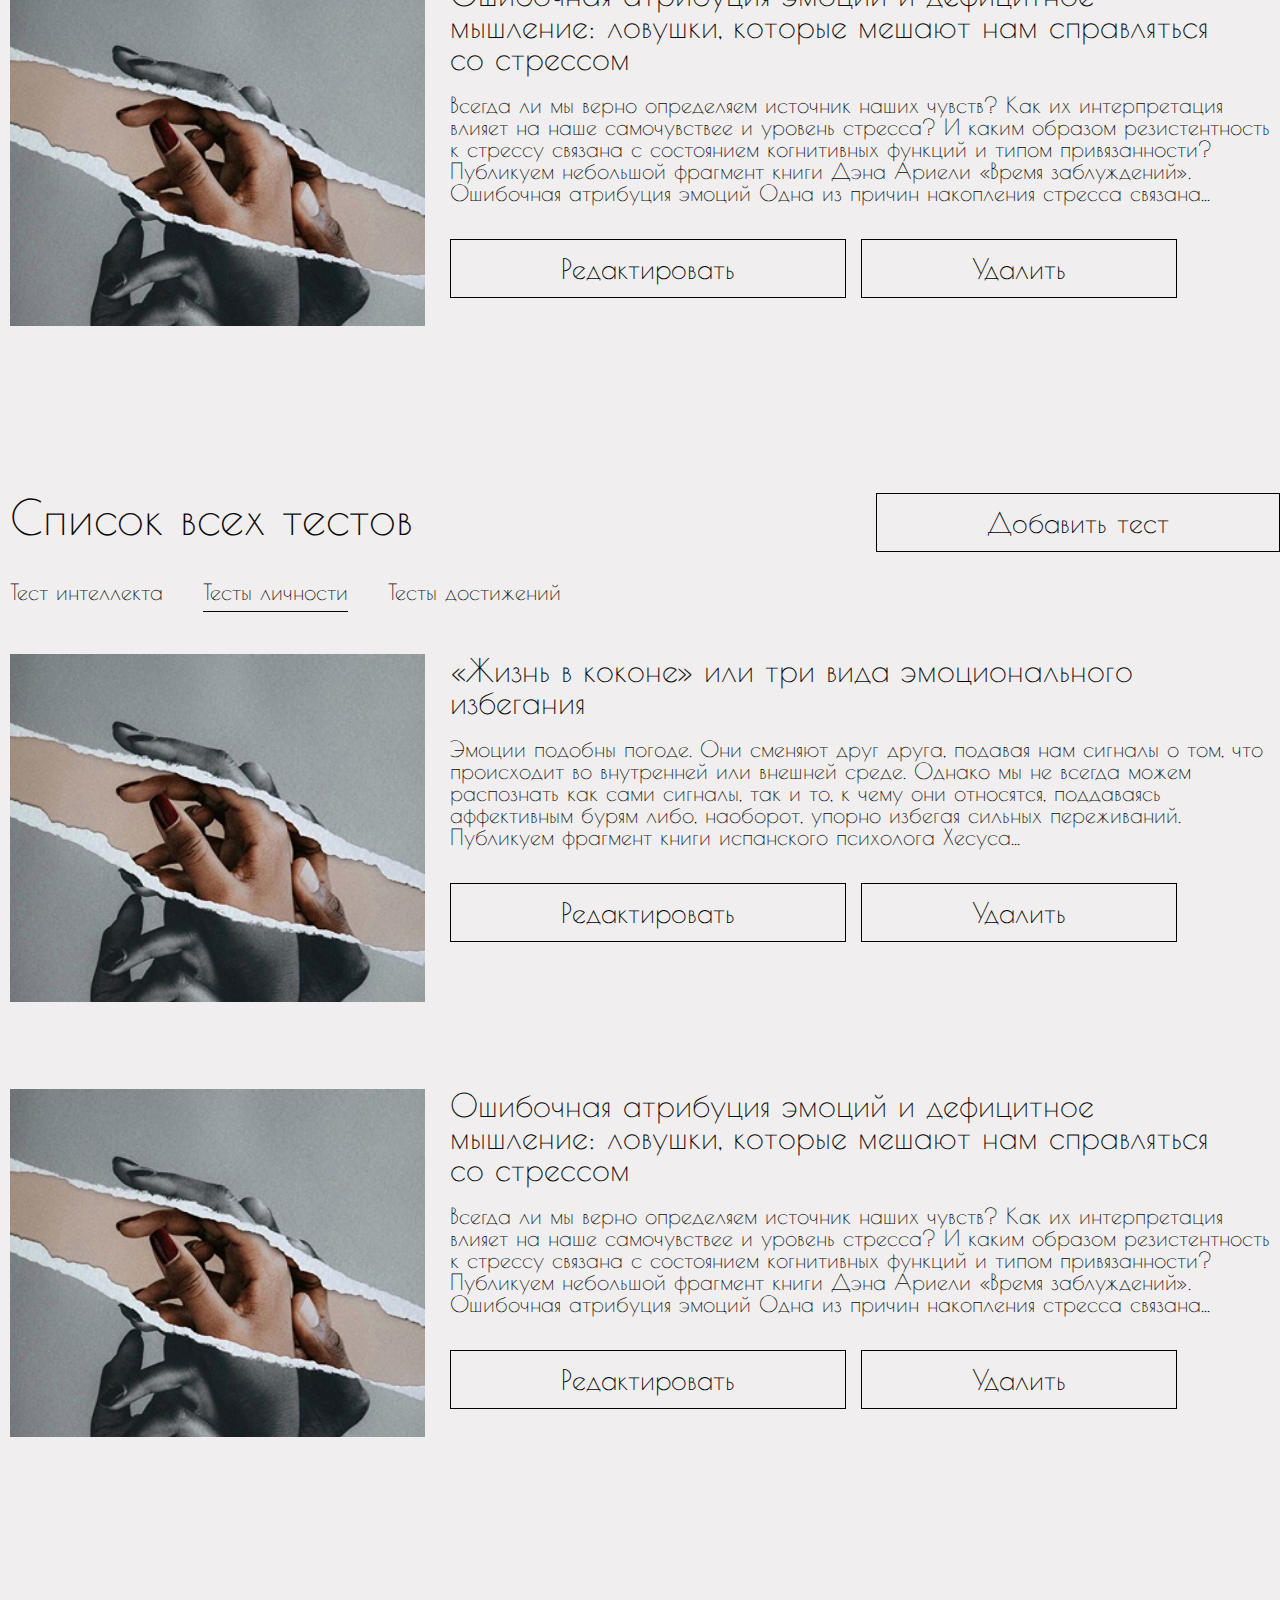
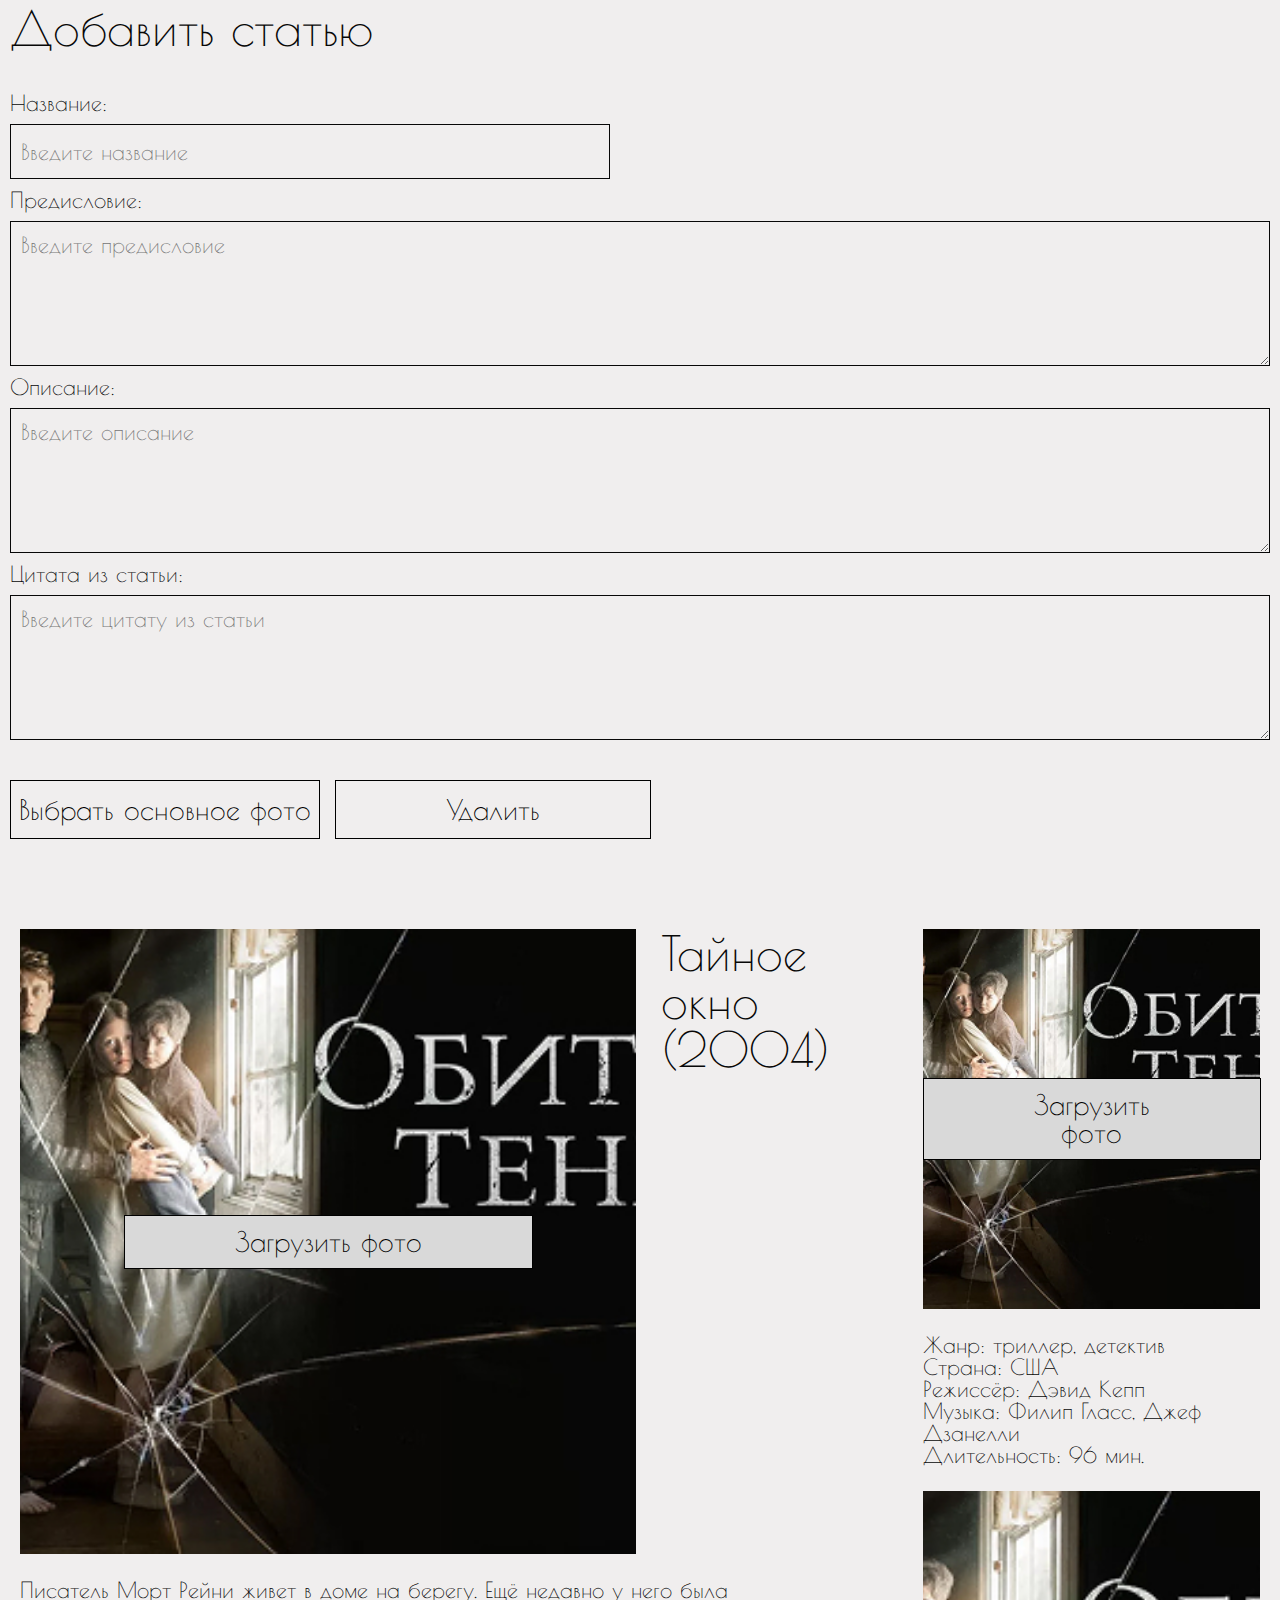
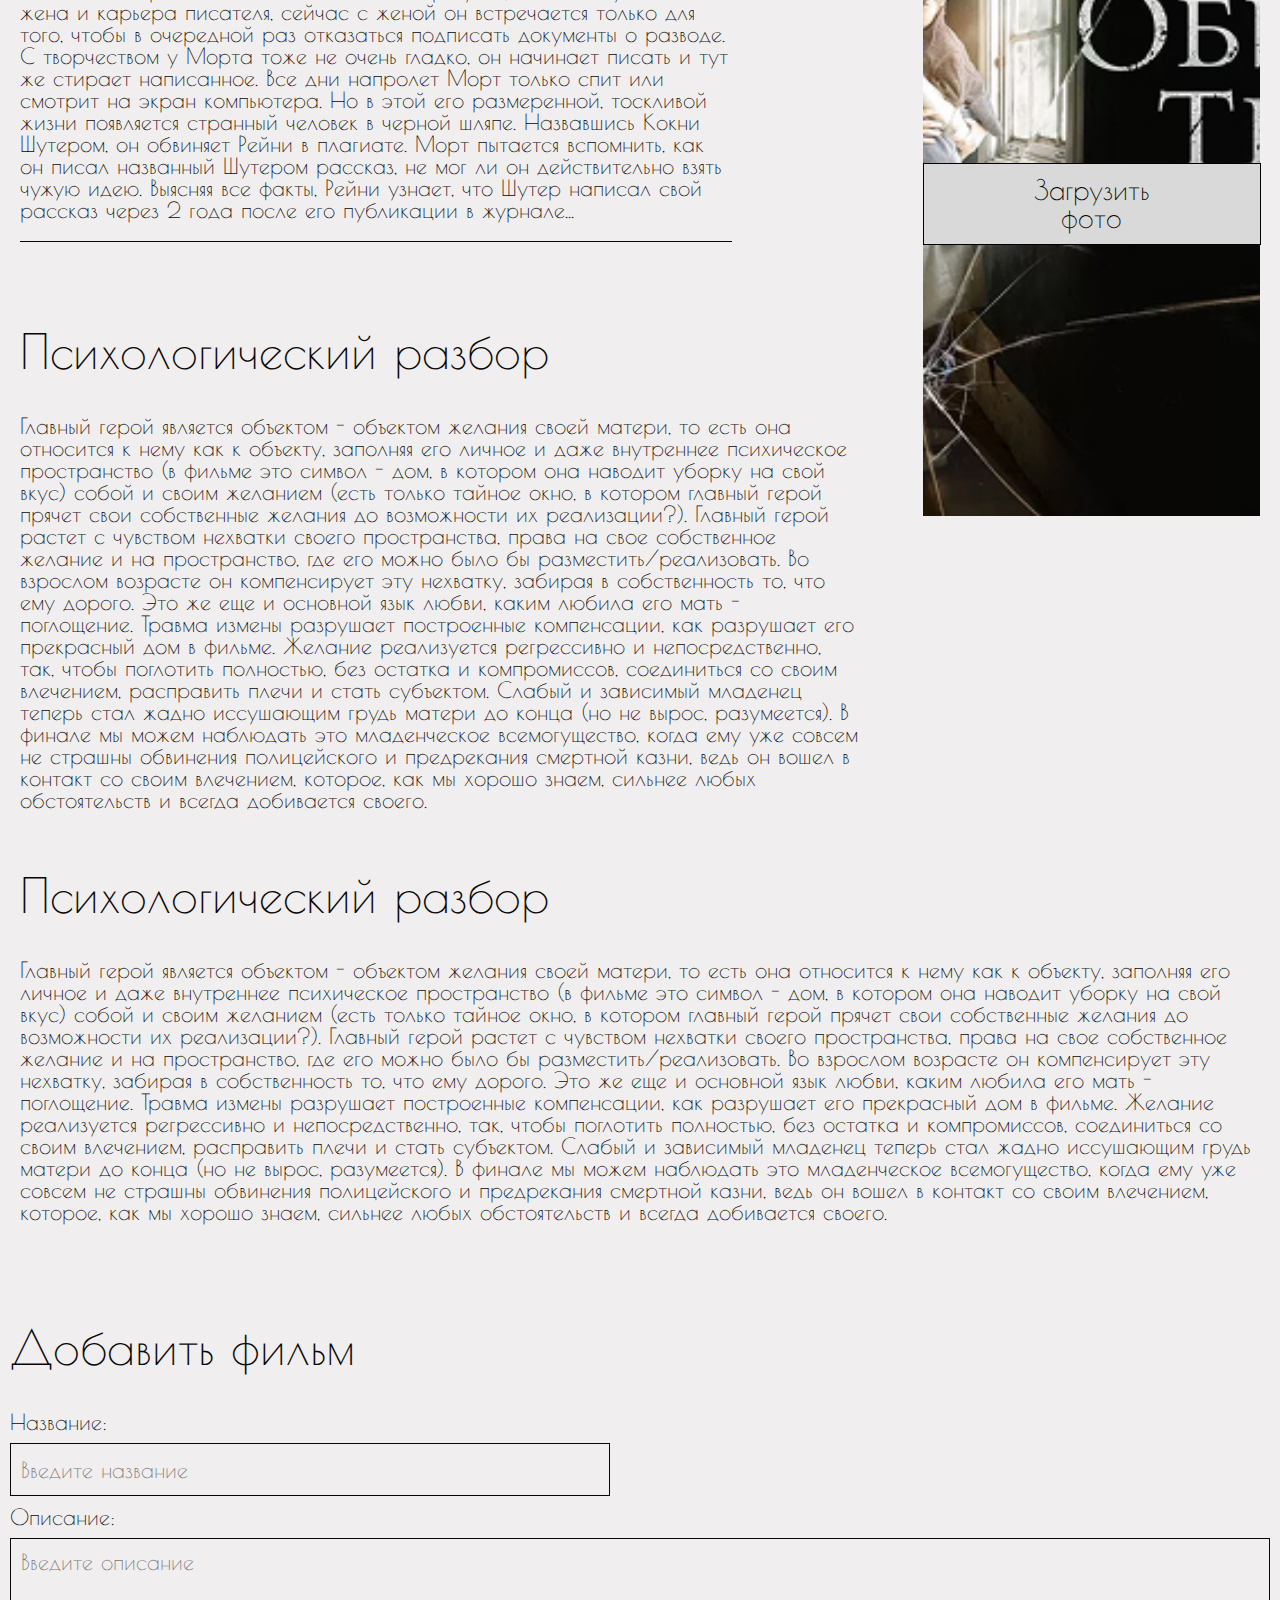
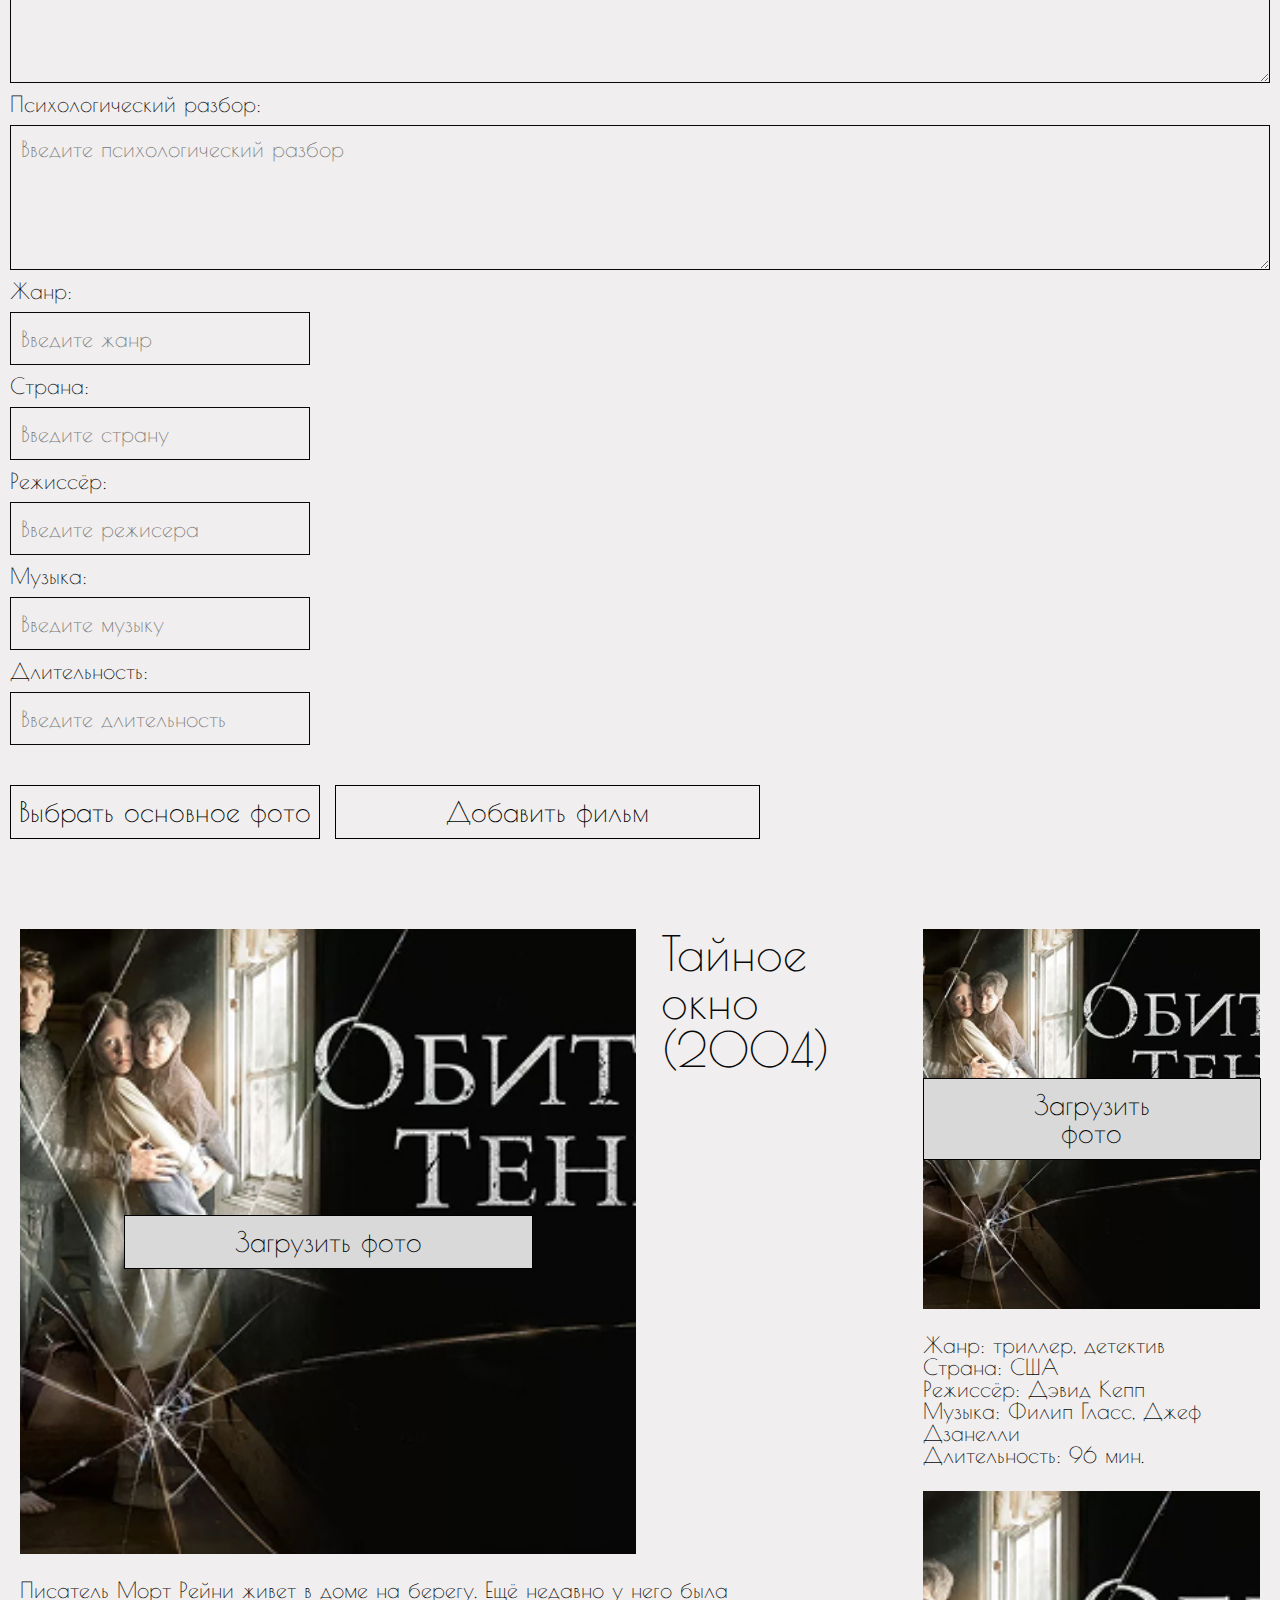
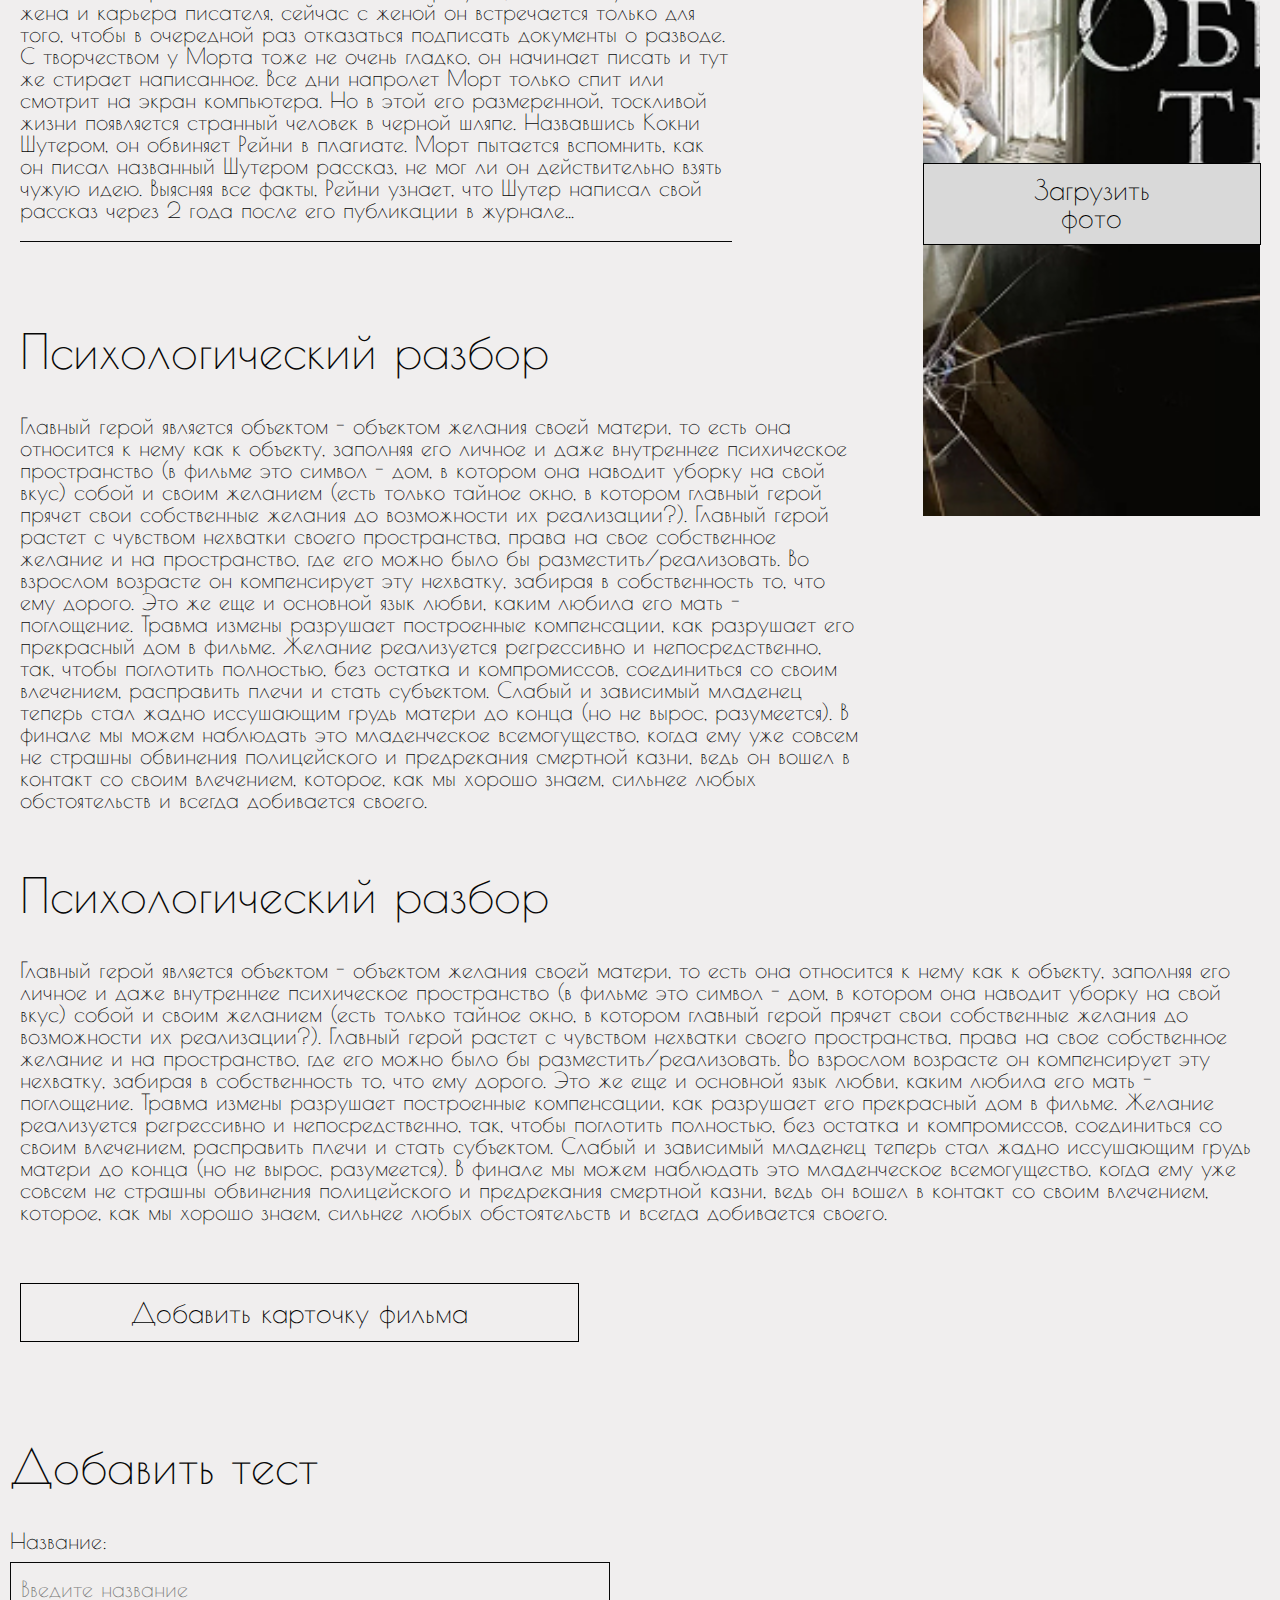
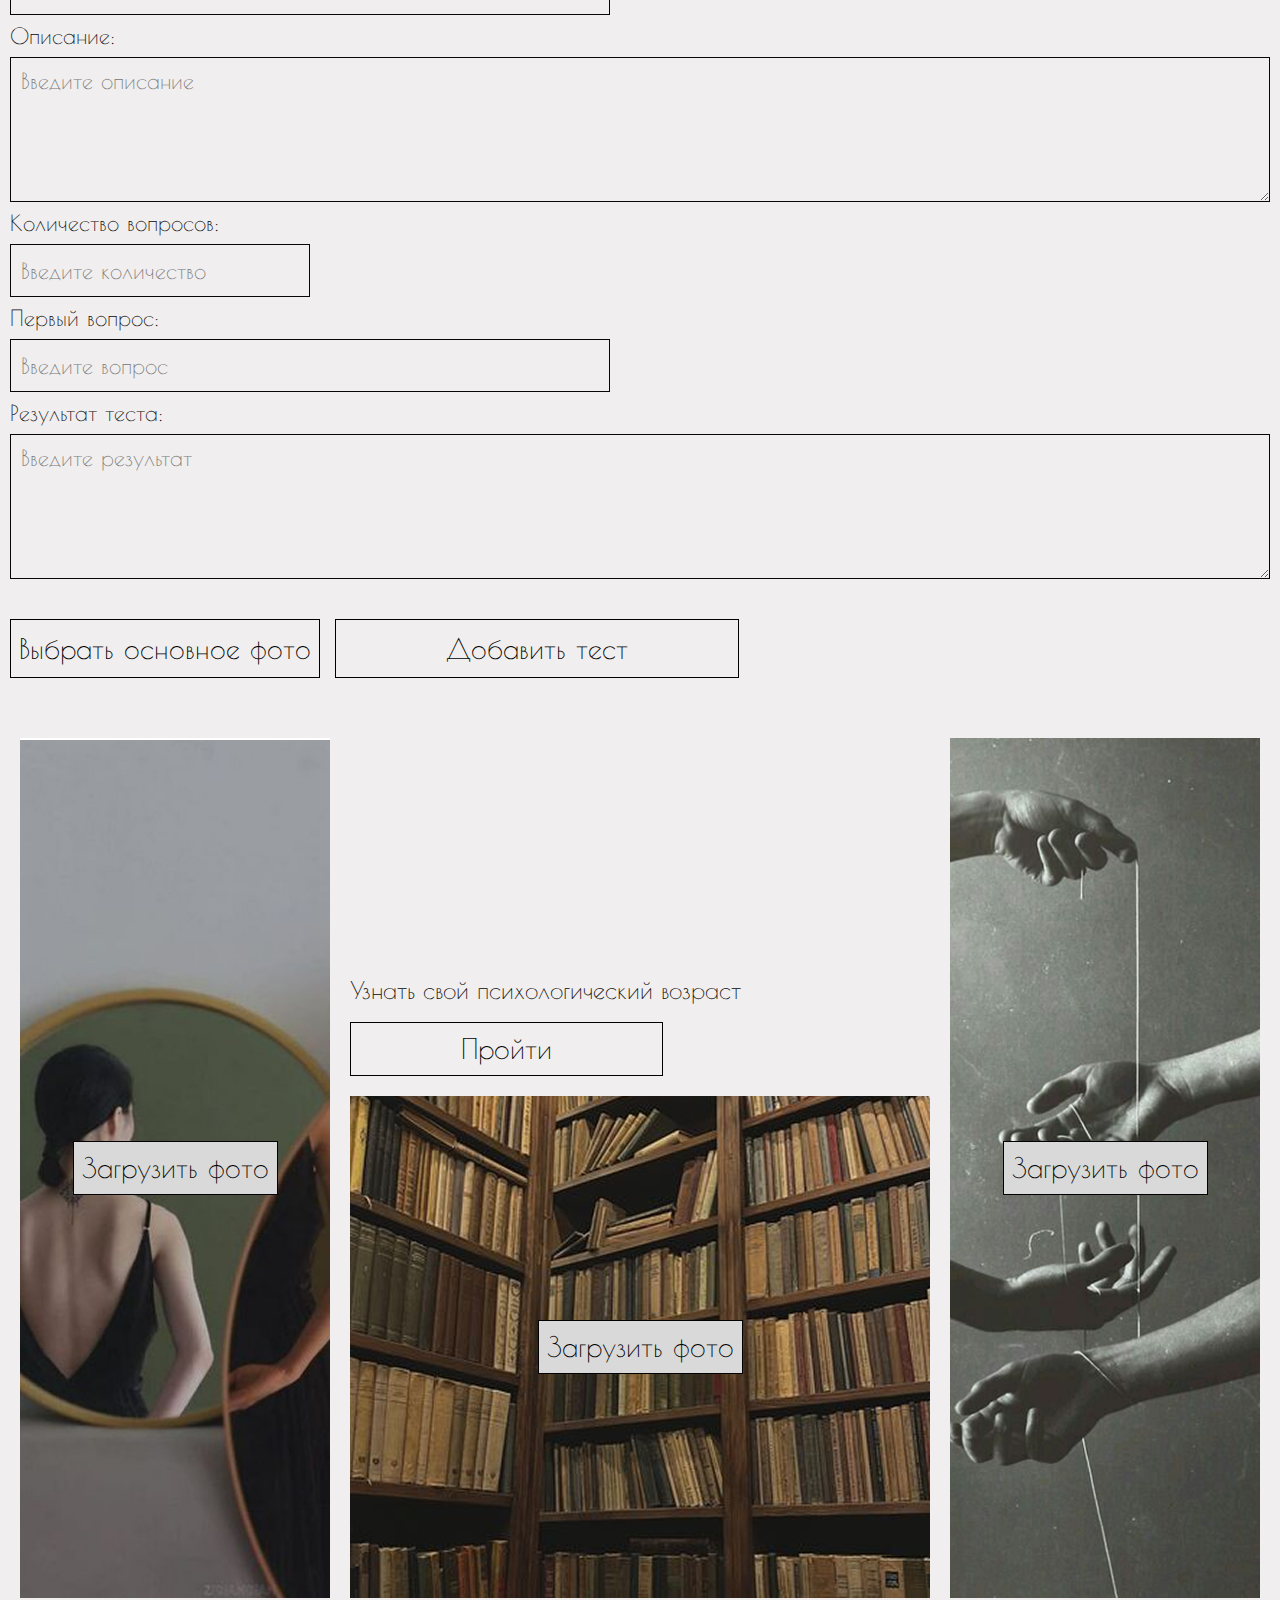
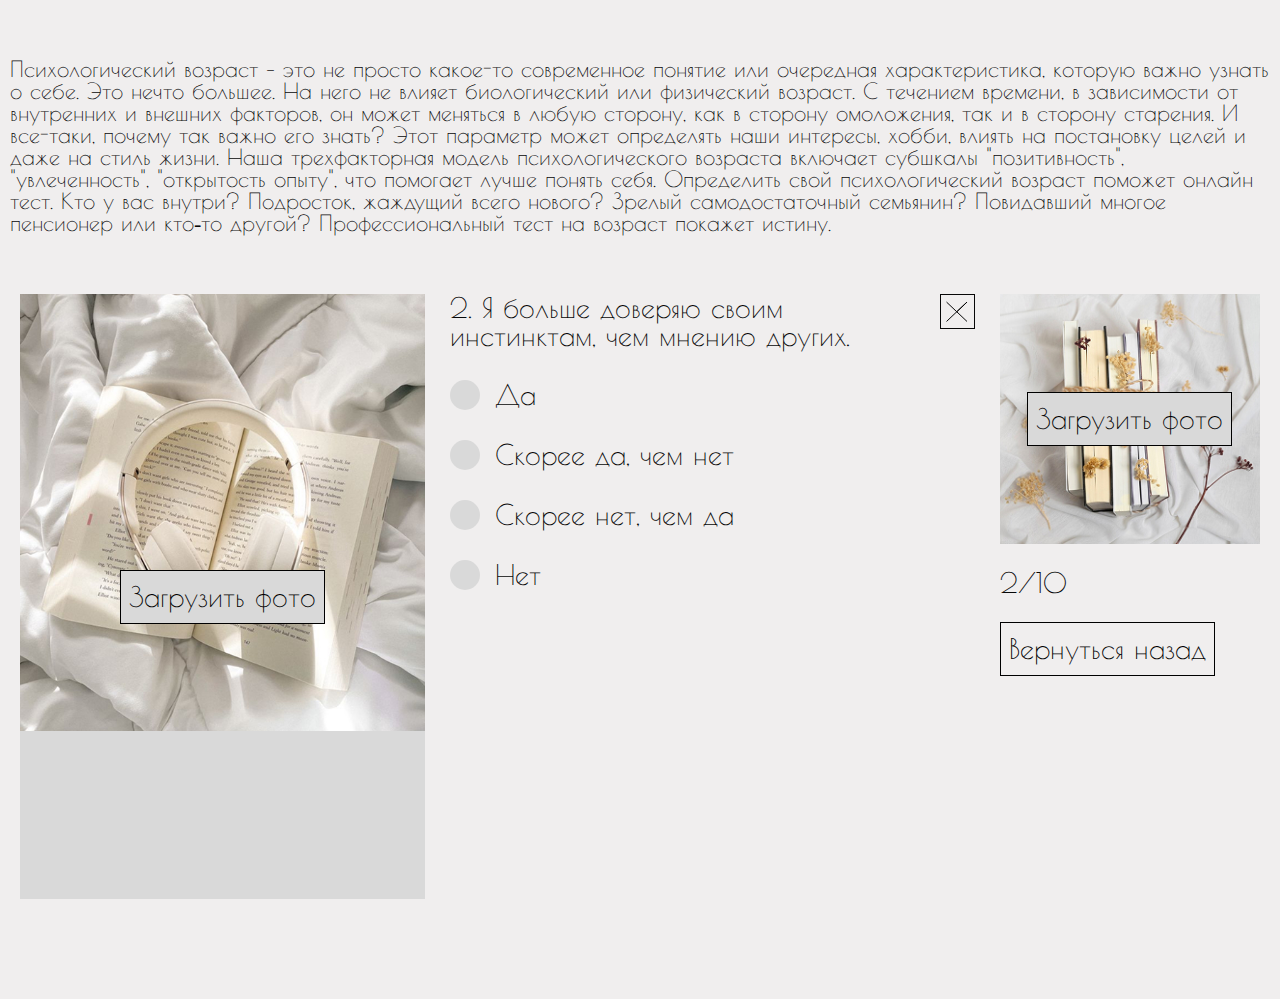
<file: admin.html>
<!DOCTYPE html>
<html lang="ru">

<head>
    <meta charset="UTF-8">
    <meta name="viewport" content="width=device-width, initial-scale=1.0">

    <!-- ------------------------------------ Общие стили ------------------------------------------ -->
    <link rel="stylesheet" href="/css/reset.css">
    <link rel="stylesheet" href="/css/common.css">

    <!-------------------------------------- Основные стили -------------------------------------------->

    <link rel="stylesheet" href="/css/main.css">

    <title>Home</title>
</head>

<body>
    <header>
        <div class="header__wrapper">
            <a class="header__logo" href="/">
                <img src="/images/icons/logo.svg" alt="Logo">
            </a>
            <nav>
                <ul>
                    <li>
                        <a href="" class="trans default-anim-a ">Сексологи</a>
                        <!-- На открытой странице добавляй active -->
                    </li>
                    <li>
                        <a href="" class="trans default-anim-a">Психологи</a>
                    </li>
                    <li>
                        <a href="" class="trans default-anim-a">Тесты</a>
                    </li>
                    <li>
                        <a href="" class="trans default-anim-a">Статьи</a>
                    </li>
                    <li>
                        <a href="" class="trans default-anim-a">Профиль</a>
                    </li>
                </ul>
            </nav>
            <div class="burger"> <!-- При клике добавляй active -->
                <span></span>
            </div>
            <div class="mobile__nav"> <!-- При клике добавляй active -->
                <nav>
                    <ul>
                        <li>
                            <a href="" class="trans active">Авторизация</a>
                            <!-- На открытой странице добавляй active -->
                        </li>
                        <li>
                            <a href="" class="trans">Регистрация</a>
                        </li>
                        <li>
                            <a href="" class="trans">Тесты</a>
                        </li>
                        <li>
                            <a href="" class="trans">Психологи</a>
                        </li>
                        <li>
                            <a href="" class="trans">Сексологи</a>
                        </li>
                        <li>
                            <a href="" class="trans">О компании</a>
                        </li>
                        <li>
                            <a href="" class="trans">Статьи</a>
                        </li>
                        <li>
                            <a href="" class="trans">Фильмы</a>
                        </li>
                    </ul>
                </nav>
            </div>
        </div>
    </header>
    <main>
        <section class="admin-films">
            <div class="container wrapper">
                <div class="admin-films-title">
                    <h1 class="title">Все фильмы</h1>
                    <button class="btn default-btn trans">Добавить фильм</button>
                </div>
                <div class="admin-films__wrapper">
                    <div class="admin-films__wrapper-item">
                        <div class="admin-films__wrapper-item-img">
                            <img src="/images/film-1.jpg" alt="">
                        </div>
                        <div class="admin-films__wrapper-item-btn">
                            <button class="btn default-btn trans">Удалить</button>
                            <button class="btn default-btn trans">Редактировать</button>
                        </div>
                    </div>
                    <div class="admin-films__wrapper-item">
                        <div class="admin-films__wrapper-item-img">
                            <img src="/images/films-3.jpg" alt="">
                        </div>
                        <div class="admin-films__wrapper-item-btn">
                            <button class="btn default-btn trans">Удалить</button>
                            <button class="btn default-btn trans">Редактировать</button>
                        </div>
                    </div>
                </div>
            </div>
        </section>

        <section class="admin-articles">
            <div class="admin-articles__wrapper container">
                <button class="admin-articles__wrapper-btn btn default-btn trans">Добавить статью</button>
                <div class="admin-articles__wrapper-item">
                    <div class="admin-articles__wrapper-item-img">
                        <img src="/images/article-1.jpg" alt="">
                    </div>
                    <div class="admin-articles__wrapper-item-content">
                        <h2>«Жизнь в коконе» или три вида эмоционального избегания</h2>
                        <p>Эмоции подобны погоде. Они сменяют друг друга, подавая нам сигналы о том, что происходит во
                            внутренней или внешней среде. Однако мы не всегда можем распознать как сами сигналы, так и
                            то, к чему они относятся, поддаваясь аффективным бурям либо, наоборот, упорно избегая
                            сильных переживаний. Публикуем фрагмент книги испанского психолога Хесуса...</p>
                        <div class="admin-articles__wrapper-item-btns">
                            <button class="btn default-btn trans">Редактировать</button>
                            <button class="btn default-btn trans">Удалить</button>
                        </div>
                    </div>
                </div>
                <div class="admin-articles__wrapper-item">
                    <div class="admin-articles__wrapper-item-img">
                        <img src="/images/article-1.jpg" alt="">
                    </div>
                    <div class="admin-articles__wrapper-item-content">
                        <h2>Ошибочная атрибуция эмоций и дефицитное мышление: ловушки, которые мешают нам справляться со
                            стрессом</h2>
                        <p>Всегда ли мы верно определяем источник наших чувств? Как их интерпретация влияет на наше
                            самочувствее и уровень стресса?
                            И каким образом резистентность к стрессу связана с состоянием когнитивных функций и типом
                            привязанности? Публикуем
                            небольшой фрагмент книги Дэна Ариели «Время заблуждений». Ошибочная атрибуция эмоций Одна из
                            причин накопления стресса
                            связана...</p>
                        <div class="admin-articles__wrapper-item-btns">
                            <button class="btn default-btn trans">Редактировать</button>
                            <button class="btn default-btn trans">Удалить</button>
                        </div>
                    </div>
                </div>
            </div>
        </section>

        <section class="admin-articles">
            <div class="wrapper container">
                <h1 class="title">Список всех тестов</h1>
                <div class="specialist__btns">
                    <div class="specialist__btns-wrap">
                        <span class="specialist__btns-wrap-btn trans default-anim-a">Тест интеллекта</span>
                        <span class="specialist__btns-wrap-btn trans default-anim-a active">Тесты личности</span>
                        <!-- К активному добавляй active -->
                        <span class="specialist__btns-wrap-btn trans default-anim-a">Тесты достижений</span>
                    </div>
                </div>
                <div class="admin-articles__wrapper admin-articles__wrapper-c">
                    <button class="admin-articles__wrapper-btn btn default-btn trans">Добавить тест</button>
                    <div class="admin-articles__wrapper-item">
                        <div class="admin-articles__wrapper-item-img">
                            <img src="/images/article-1.jpg" alt="">
                        </div>
                        <div class="admin-articles__wrapper-item-content">
                            <h2>«Жизнь в коконе» или три вида эмоционального избегания</h2>
                            <p>Эмоции подобны погоде. Они сменяют друг друга, подавая нам сигналы о том, что происходит
                                во
                                внутренней или внешней среде. Однако мы не всегда можем распознать как сами сигналы, так
                                и
                                то, к чему они относятся, поддаваясь аффективным бурям либо, наоборот, упорно избегая
                                сильных переживаний. Публикуем фрагмент книги испанского психолога Хесуса...</p>
                            <div class="admin-articles__wrapper-item-btns">
                                <button class="btn default-btn trans">Редактировать</button>
                                <button class="btn default-btn trans">Удалить</button>
                            </div>
                        </div>
                    </div>
                    <div class="admin-articles__wrapper-item">
                        <div class="admin-articles__wrapper-item-img">
                            <img src="/images/article-1.jpg" alt="">
                        </div>
                        <div class="admin-articles__wrapper-item-content">
                            <h2>Ошибочная атрибуция эмоций и дефицитное мышление: ловушки, которые мешают нам
                                справляться со
                                стрессом</h2>
                            <p>Всегда ли мы верно определяем источник наших чувств? Как их интерпретация влияет на наше
                                самочувствее и уровень стресса?
                                И каким образом резистентность к стрессу связана с состоянием когнитивных функций и
                                типом
                                привязанности? Публикуем
                                небольшой фрагмент книги Дэна Ариели «Время заблуждений». Ошибочная атрибуция эмоций
                                Одна из
                                причин накопления стресса
                                связана...</p>
                            <div class="admin-articles__wrapper-item-btns">
                                <button class="btn default-btn trans">Редактировать</button>
                                <button class="btn default-btn trans">Удалить</button>
                            </div>
                        </div>
                    </div>
                </div>
            </div>
        </section>

        <section class="admin-articles-add">
            <div class="wrapper container">
                <h1 class="title">Добавить статью</h1>
                <div class="admin-articles-add__wrapper">
                    <form action="">
                        <div>
                            <label>Название:</label>
                            <input type="text" name="article-name" required placeholder="Введите название">
                        </div>
                        <div>
                            <label>Предисловие:</label>
                            <textarea name="article-preface" required placeholder="Введите предисловие"></textarea>
                        </div>
                        <div>
                            <label>Описание:</label>
                            <textarea name="article-desc" required placeholder="Введите описание"></textarea>
                        </div>
                        <div>
                            <label>Цитата из статьи:</label>
                            <textarea name="article-quote" required placeholder="Введите цитату из статьи"></textarea>
                        </div>
                        <div class="admin-articles-add__wrapper-btns">
                            <input type="file" name="article-main-img" id="article-main-img">
                            <label for="article-main-img" class="btn small-btn trans">Выбрать основное фото</label>
                            <button class="btn default-btn trans">Удалить</button>
                        </div>
                    </form>
                    <div class="admin-articles-add__wrapper-preview">
                        <div class="container films-desc__wrapper">
                            <div class="films-desc__wrapper__item-left">
                                <div>
                                    <img src="/images/films-1.jpg" alt="">
                                    <div>
                                        <input type="file" name="article-img-2" id="article-img-2">
                                        <label for="article-img-2" class="btn default-btn trans">Загрузить фото</label>
                                    </div>
                                </div>
                                <h1 class="films-desc__wrapper__item-left-title title">Тайное окно (2004)</h1>
                                <div class="films-desc__wrapper__item-left-subdesc">
                                    <p>Писатель Морт Рейни живет в доме на берегу. Ещё недавно у него была жена и
                                        карьера писателя,
                                        сейчас с женой он встречается только для того, чтобы в очередной раз отказаться
                                        подписать
                                        документы о разводе. С творчеством у Морта тоже не очень гладко, он начинает
                                        писать и тут же
                                        стирает написанное. Все дни напролет Морт только спит или смотрит на экран
                                        компьютера. Но в
                                        этой его размеренной, тоскливой жизни появляется странный человек в черной
                                        шляпе. Назвавшись
                                        Кокни Шутером, он обвиняет Рейни в плагиате. Морт пытается вспомнить, как он
                                        писал названный
                                        Шутером рассказ, не мог ли он действительно взять чужую идею. Выясняя все факты,
                                        Рейни
                                        узнает, что Шутер написал свой рассказ через 2 года после его публикации в
                                        журнале...</p>
                                </div>
                                <div class="films-desc__wrapper__item-left-desc">
                                    <h2 class="title">Психологический разбор</h2>
                                    <p>Главный герой является объектом - объектом желания своей матери, то есть она
                                        относится к нему
                                        как к объекту, заполняя его личное и даже внутреннее психическое пространство (в
                                        фильме это
                                        символ - дом, в котором она наводит уборку на свой вкус) собой и своим желанием
                                        (есть только
                                        тайное окно, в котором главный герой прячет свои собственные желания до
                                        возможности их
                                        реализации?).
                                        Главный герой растет с чувством нехватки своего пространства, права на свое
                                        собственное
                                        желание и на пространство, где его можно было бы разместить/реализовать. Во
                                        взрослом
                                        возрасте он компенсирует эту нехватку, забирая в собственность то, что ему
                                        дорого. Это же
                                        еще и основной язык любви, каким любила его мать - поглощение.
                                        Травма измены разрушает построенные компенсации, как разрушает его прекрасный
                                        дом в фильме.
                                        Желание реализуется регрессивно и непосредственно, так, чтобы поглотить
                                        полностью, без
                                        остатка и компромиссов, соединиться со своим влечением, расправить плечи и стать
                                        субъектом.
                                        Слабый и зависимый младенец теперь стал жадно иссушающим грудь матери до конца
                                        (но не вырос,
                                        разумеется). В финале мы можем наблюдать это младенческое всемогущество, когда
                                        ему уже
                                        совсем не страшны обвинения полицейского и предрекания смертной казни, ведь он
                                        вошел в
                                        контакт со своим влечением, которое, как мы хорошо знаем, сильнее любых
                                        обстоятельств и
                                        всегда добивается своего.</p>
                                </div>
                            </div>
                            <div class="films-desc__wrapper__item-right">
                                <div>
                                    <img src="/images/films-1.jpg" alt="">
                                    <div>
                                        <input type="file" name="article-img-3" id="article-img-3">
                                        <label for="article-img-3" class="btn default-btn trans">Загрузить фото</label>
                                    </div>
                                </div>
                                <p>Жанр: триллер, детектив<br>
                                    Страна: США<br>
                                    Режиссёр: Дэвид Кепп<br>
                                    Музыка: Филип Гласс, Джеф Дзанелли<br>
                                    Длительность: 96 мин.</p>
                                <div>
                                    <img src="/images/films-1.jpg" alt="">
                                    <div>
                                        <input type="file" name="article-img-4" id="article-img-4">
                                        <label for="article-img-4" class="btn default-btn trans">Загрузить фото</label>
                                    </div>
                                </div>
                            </div>
                        </div>

                        <!-------------------------------------- Для статьи просто вот эти блоки спамишь вниз для текста -------------------------------------------->

                        <div class="films-desc__wrapper__item-left-desc container">
                            <h2 class="title">Психологический разбор</h2>
                            <p>Главный герой является объектом - объектом желания своей матери, то есть она относится к
                                нему как к
                                объекту, заполняя его личное и даже внутреннее психическое пространство (в фильме это
                                символ - дом,
                                в котором она наводит уборку на свой вкус) собой и своим желанием (есть только тайное
                                окно, в
                                котором главный герой прячет свои собственные желания до возможности их реализации?).
                                Главный герой растет с чувством нехватки своего пространства, права на свое собственное
                                желание и на
                                пространство, где его можно было бы разместить/реализовать. Во взрослом возрасте он
                                компенсирует эту
                                нехватку, забирая в собственность то, что ему дорого. Это же еще и основной язык любви,
                                каким любила
                                его мать - поглощение.
                                Травма измены разрушает построенные компенсации, как разрушает его прекрасный дом в
                                фильме. Желание
                                реализуется регрессивно и непосредственно, так, чтобы поглотить полностью, без остатка и
                                компромиссов, соединиться со своим влечением, расправить плечи и стать субъектом. Слабый
                                и зависимый
                                младенец теперь стал жадно иссушающим грудь матери до конца (но не вырос, разумеется). В
                                финале мы
                                можем наблюдать это младенческое всемогущество, когда ему уже совсем не страшны
                                обвинения
                                полицейского и предрекания смертной казни, ведь он вошел в контакт со своим влечением,
                                которое, как
                                мы хорошо знаем, сильнее любых обстоятельств и всегда добивается своего.</p>
                        </div>
                    </div>
                </div>
            </div>
        </section>

        <section class="admin-films-add">
            <div class="wrapper container">
                <h1 class="title">Добавить фильм</h1>
                <div class="admin-films-add__wrapper">
                    <form action="">
                        <div class="default-input">
                            <label>Название:</label>
                            <input type="text" required placeholder="Введите название" name="admin-films-add-name">
                        </div>
                        <div class="default-area">
                            <label>Описание:</label>
                            <textarea required placeholder="Введите описание" name="admin-films-add-desc"></textarea>
                        </div>
                        <div class="default-area">
                            <label>Психологический разбор:</label>
                            <textarea required placeholder="Введите психологический разбор"
                                name="admin-films-add-psih"></textarea>
                        </div>
                        <div class="default-input small">
                            <label>Жанр:</label>
                            <input type="text" required placeholder="Введите жaнр" name="admin-films-add-janhre">
                        </div>
                        <div class="default-input small">
                            <label>Страна:</label>
                            <input type="text" required placeholder="Введите страну" name="admin-films-add-country">
                        </div>
                        <div class="default-input small">
                            <label>Режиссёр:</label>
                            <input type="text" required placeholder="Введите режисера" name="admin-films-add-man">
                        </div>
                        <div class="default-input small">
                            <label>Музыка:</label>
                            <input type="text" required placeholder="Введите музыку" name="admin-films-add-misic">
                        </div>
                        <div class="default-input small">
                            <label>Длительность:</label>
                            <input type="text" required placeholder="Введите длительность" name="admin-films-add-time">
                        </div>
                        <div class="admin-films-add__wrapper-btns">
                            <input type="file" name="film-main-img" id="film-main-img">
                            <label for="film-main-img" class="btn small-btn trans">Выбрать основное фото</label>
                            <input type="file" name="film-main-video" id="film-main-video">
                            <label for="film-main-video" class="btn default-btn trans">Добавить фильм</label>
                        </div>
                    </form>
                    <div class="admin-articles-add__wrapper-preview">
                        <div class="container films-desc__wrapper">
                            <div class="films-desc__wrapper__item-left">
                                <div>
                                    <img src="/images/films-1.jpg" alt="">
                                    <div>
                                        <input type="file" name="article-img-2" id="article-img-2">
                                        <label for="article-img-2" class="btn default-btn trans">Загрузить фото</label>
                                    </div>
                                </div>
                                <h1 class="films-desc__wrapper__item-left-title title">Тайное окно (2004)</h1>
                                <div class="films-desc__wrapper__item-left-subdesc">
                                    <p>Писатель Морт Рейни живет в доме на берегу. Ещё недавно у него была жена и
                                        карьера писателя,
                                        сейчас с женой он встречается только для того, чтобы в очередной раз отказаться
                                        подписать
                                        документы о разводе. С творчеством у Морта тоже не очень гладко, он начинает
                                        писать и тут же
                                        стирает написанное. Все дни напролет Морт только спит или смотрит на экран
                                        компьютера. Но в
                                        этой его размеренной, тоскливой жизни появляется странный человек в черной
                                        шляпе. Назвавшись
                                        Кокни Шутером, он обвиняет Рейни в плагиате. Морт пытается вспомнить, как он
                                        писал названный
                                        Шутером рассказ, не мог ли он действительно взять чужую идею. Выясняя все факты,
                                        Рейни
                                        узнает, что Шутер написал свой рассказ через 2 года после его публикации в
                                        журнале...</p>
                                </div>
                                <div class="films-desc__wrapper__item-left-desc">
                                    <h2 class="title">Психологический разбор</h2>
                                    <p>Главный герой является объектом - объектом желания своей матери, то есть она
                                        относится к нему
                                        как к объекту, заполняя его личное и даже внутреннее психическое пространство (в
                                        фильме это
                                        символ - дом, в котором она наводит уборку на свой вкус) собой и своим желанием
                                        (есть только
                                        тайное окно, в котором главный герой прячет свои собственные желания до
                                        возможности их
                                        реализации?).
                                        Главный герой растет с чувством нехватки своего пространства, права на свое
                                        собственное
                                        желание и на пространство, где его можно было бы разместить/реализовать. Во
                                        взрослом
                                        возрасте он компенсирует эту нехватку, забирая в собственность то, что ему
                                        дорого. Это же
                                        еще и основной язык любви, каким любила его мать - поглощение.
                                        Травма измены разрушает построенные компенсации, как разрушает его прекрасный
                                        дом в фильме.
                                        Желание реализуется регрессивно и непосредственно, так, чтобы поглотить
                                        полностью, без
                                        остатка и компромиссов, соединиться со своим влечением, расправить плечи и стать
                                        субъектом.
                                        Слабый и зависимый младенец теперь стал жадно иссушающим грудь матери до конца
                                        (но не вырос,
                                        разумеется). В финале мы можем наблюдать это младенческое всемогущество, когда
                                        ему уже
                                        совсем не страшны обвинения полицейского и предрекания смертной казни, ведь он
                                        вошел в
                                        контакт со своим влечением, которое, как мы хорошо знаем, сильнее любых
                                        обстоятельств и
                                        всегда добивается своего.</p>
                                </div>
                            </div>
                            <div class="films-desc__wrapper__item-right">
                                <div>
                                    <img src="/images/films-1.jpg" alt="">
                                    <div>
                                        <input type="file" name="article-img-3" id="article-img-3">
                                        <label for="article-img-3" class="btn default-btn trans">Загрузить фото</label>
                                    </div>
                                </div>
                                <p>Жанр: триллер, детектив<br>
                                    Страна: США<br>
                                    Режиссёр: Дэвид Кепп<br>
                                    Музыка: Филип Гласс, Джеф Дзанелли<br>
                                    Длительность: 96 мин.</p>
                                <div>
                                    <img src="/images/films-1.jpg" alt="">
                                    <div>
                                        <input type="file" name="article-img-4" id="article-img-4">
                                        <label for="article-img-4" class="btn default-btn trans">Загрузить фото</label>
                                    </div>
                                </div>
                            </div>
                        </div>

                        <!-------------------------------------- Для статьи просто вот эти блоки спамишь вниз для текста -------------------------------------------->

                        <div class="films-desc__wrapper__item-left-desc container">
                            <h2 class="title">Психологический разбор</h2>
                            <p>Главный герой является объектом - объектом желания своей матери, то есть она относится к
                                нему как к
                                объекту, заполняя его личное и даже внутреннее психическое пространство (в фильме это
                                символ - дом,
                                в котором она наводит уборку на свой вкус) собой и своим желанием (есть только тайное
                                окно, в
                                котором главный герой прячет свои собственные желания до возможности их реализации?).
                                Главный герой растет с чувством нехватки своего пространства, права на свое собственное
                                желание и на
                                пространство, где его можно было бы разместить/реализовать. Во взрослом возрасте он
                                компенсирует эту
                                нехватку, забирая в собственность то, что ему дорого. Это же еще и основной язык любви,
                                каким любила
                                его мать - поглощение.
                                Травма измены разрушает построенные компенсации, как разрушает его прекрасный дом в
                                фильме. Желание
                                реализуется регрессивно и непосредственно, так, чтобы поглотить полностью, без остатка и
                                компромиссов, соединиться со своим влечением, расправить плечи и стать субъектом. Слабый
                                и зависимый
                                младенец теперь стал жадно иссушающим грудь матери до конца (но не вырос, разумеется). В
                                финале мы
                                можем наблюдать это младенческое всемогущество, когда ему уже совсем не страшны
                                обвинения
                                полицейского и предрекания смертной казни, ведь он вошел в контакт со своим влечением,
                                которое, как
                                мы хорошо знаем, сильнее любых обстоятельств и всегда добивается своего.</p>
                        </div>

                        <div class="films-desc__wrapper__item-left-desc container">
                            <button class="btn default-btn">Добавить карточку фильма</button>
                        </div>
                    </div>
                </div>
            </div>
        </section>

        <section class="admin-test-add">
            <div class="wrapper container">
                <h1 class="title">Добавить тест</h1>
                <div class="admin-test-add__wrapper">
                    <form action="">
                        <div class="default-input">
                            <label>Название:</label>
                            <input type="text" required placeholder="Введите название" name="admin-test-add-name">
                        </div>
                        <div class="default-area">
                            <label>Описание:</label>
                            <textarea required placeholder="Введите описание" name="admin-test-add-desc"></textarea>
                        </div>
                        <div class="default-input small">
                            <label>Количество вопросов:</label>
                            <input type="text" required placeholder="Введите количество" name="admin-test-add-count">
                        </div>
                        <div class="default-input">
                            <label>Первый вопрос:</label>
                            <input type="text" required placeholder="Введите вопрос" name="admin-test-add-1">
                        </div>
                        <div class="default-area">
                            <label>Результат теста:</label>
                            <textarea required placeholder="Введите результат" name="admin-test-add-result"></textarea>
                        </div>
                        <div class="admin-articles-add__wrapper-btns">
                            <input type="file" name="admin-test-add-main-img" id="admin-test-add-main-img">
                            <label for="admin-test-add-main-img" class="btn small-btn trans">Выбрать основное
                                фото</label>
                            <button class="btn default-btn trans">Добавить тест</button>
                        </div>
                    </form>
                    <div class="main__wrapper container">
                        <div class="main__img">
                            <img src="/images/main-img-1.jpg" alt="">
                            <div>
                                <input type="file" name="article-img-2" id="article-img-2">
                                <label for="article-img-2" class="btn small-btn trans">Загрузить фото</label>
                            </div>
                        </div>
                        <div class="main__content">
                            <div class="main__content-txt" style="justify-content: flex-end; height: 100%;;">
                                <p>
                                    Узнать свой психологический возраст
                                </p>
                                <a href="" class="btn default-btn trans">Пройти</a>
                            </div>
                            <div class="main__content-img">
                                <img src="/images/main-img-2.jpg" alt="">
                                <div>
                                    <input type="file" name="article-img-2" id="article-img-2">
                                    <label for="article-img-2" class="btn small-btn trans">Загрузить фото</label>
                                </div>
                            </div>
                        </div>
                        <div class="main__img">
                            <img src="/images/main-img-3.jpg" alt="">
                            <div>
                                <input type="file" name="article-img-2" id="article-img-2">
                                <label for="article-img-2" class="btn small-btn trans">Загрузить фото</label>
                            </div>
                        </div>
                    </div>
                    <p>Психологический возраст – это не просто какое-то современное понятие или очередная
                        характеристика, которую важно узнать
                        о себе. Это нечто большее. На него не влияет биологический или физический возраст. С течением
                        времени, в зависимости от
                        внутренних и внешних факторов, он может меняться в любую сторону, как в сторону омоложения, так
                        и в сторону старения.
                        И все-таки, почему так важно его знать? Этот параметр может определять наши интересы, хобби,
                        влиять на постановку целей
                        и даже на стиль жизни. Наша трехфакторная модель психологического возраста включает субшкалы
                        "позитивность",
                        "увлеченность", "открытость опыту", что помогает лучше понять себя.
                        Определить свой психологический возраст поможет онлайн тест. Кто у вас внутри? Подросток,
                        жаждущий всего нового? Зрелый
                        самодостаточный семьянин? Повидавший многое пенсионер или кто‐то другой? Профессиональный тест
                        на возраст покажет
                        истину.
                    </p>
                    <div class="test-page__wrapper container">
                        <div class="test-page__wrapper-img">
                            <img src="/images/test-page-1.jpg" alt="">
                            <div>
                                <input type="file" name="article-img-2" id="article-img-2">
                                <label for="article-img-2" class="btn small-btn trans">Загрузить фото</label>
                            </div>
                        </div>
                        <div class="test-page__wrapper-content">
                            <div class="test-page__wrapper-content-head">
                                <h1>2. Я больше доверяю своим инстинктам, чем мнению других.</h1>
                                <button><img src="/images/icons/close.svg" alt=""></button>
                            </div>
                            <div>
                                <input type="radio" name="quest" id="quest1">
                                <label for="quest1" class="trans"></label>
                                <p>Да</p>
                            </div>
                            <div>
                                <input type="radio" name="quest" id="quest2">
                                <label for="quest2" class="trans"></label>
                                <p>Скорее да, чем нет</p>
                            </div>
                            <div>
                                <input type="radio" name="quest" id="quest3">
                                <label for="quest3" class="trans"></label>
                                <p>Скорее нет, чем да</p>
                            </div>
                            <div>
                                <input type="radio" name="quest" id="quest4">
                                <label for="quest4" class="trans"></label>
                                <p>Нет</p>
                            </div>
                        </div>
                        <div class="test-page__wrapper-steps">
                            <div class="test-page__wrapper-steps-img">
                                <img src="/images/test-page-2.jpg" alt="">
                                <div>
                                    <input type="file" name="article-img-2" id="article-img-2">
                                    <label for="article-img-2" class="btn small-btn trans">Загрузить фото</label>
                                </div>
                            </div>
                            <p><span>2</span>/<span>10</span></p>
                            <a href="" class="btn small-btn trans">Вернуться назад</a>
                        </div>
                    </div>
                </div>
            </div>
        </section>
    </main>

</body>

</html>
</file>
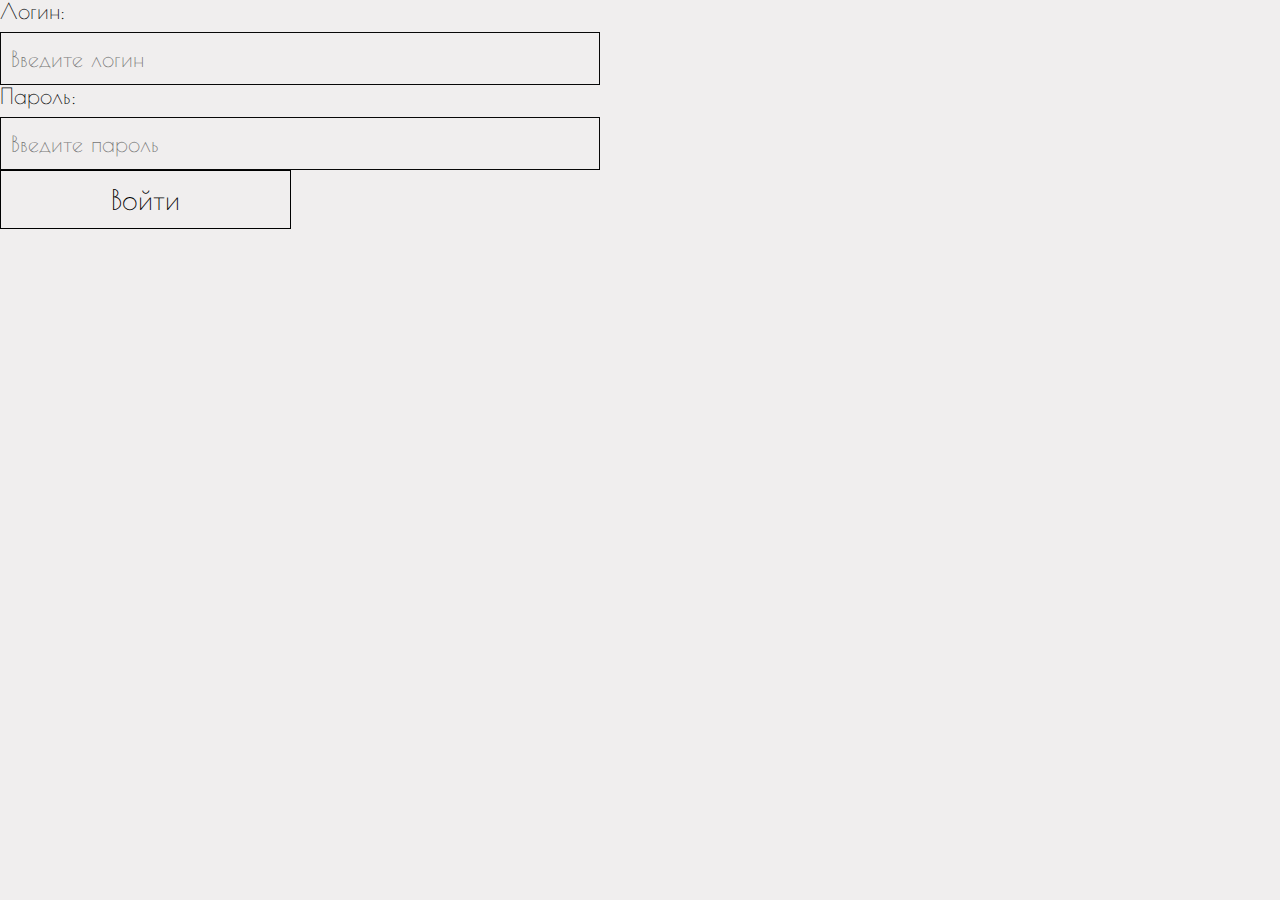
<file: auth.html>
<!DOCTYPE html>
<html lang="ru">

<head>
    <meta charset="UTF-8">
    <meta name="viewport" content="width=device-width, initial-scale=1.0">

    <!-- ------------------------------------ Общие стили ------------------------------------------ -->
    <link rel="stylesheet" href="/css/reset.css">
    <link rel="stylesheet" href="/css/common.css">

    <!-------------------------------------- Основные стили -------------------------------------------->

    <link rel="stylesheet" href="/css/main.css">

    <title>Home</title>
</head>

<body>
    <main>
        <section class="auth-admin">
            <div class="auth-admin__wrapper">
                <form action="">
                    <div class="default-input">
                        <label>Логин:</label>
                        <input type="text" required placeholder="Введите логин" name="">
                    </div>
                    <div class="default-input">
                        <label>Пароль:</label>
                        <input type="password" required placeholder="Введите пароль" name="">
                    </div>
                    <button class="btn default-btn trans">Войти</button>
                </form>
            </div>
        </section>
    </main>
</body>

</html>
</file>
<file: css/common.css>
@font-face {
    src: url('../fonts/Font.ttf') format('truetype');
    font-family: "font";
    font-optical-sizing: auto;
    font-style: normal;
}

:root {

    /* colors */

    --black: black;
    --white: white;
    --accent: #D3B17D;
    --txt: #070707;
    --back: #F0EEEE;

    /* fonts */

    --font: "font"
}

body {
    min-height: 100vh;
    min-height: 100dvh;

    background-color: var(--back);

    overflow-x: hidden;
}

body * {
    font-family: var(--font);

    color: var(--txt);
}

div>img,
a>img {
    width: 100%;

    object-fit: cover;
}

.rel {
    position: relative;
}


/* для кнопок */

.trans {
    transition: 400ms;
    -webkit-transition: 400ms;
    -moz-transition: 400ms;
}

.default-anim-a {
    position: relative;
}

.default-anim-a::before {
    content: "";

    position: absolute;
    bottom: -4px;
    left: 0;

    width: 0;
    height: 1px;

    background-color: color-mix(in srgb, var(--txt), transparent 0%);

    transition: 400ms;
    -webkit-transition: 400ms;
    -moz-transition: 400ms;
}

.default-anim-a:hover::before {
    width: 100%;
}

/* для cекций */

.container {
    width: 100%;
    max-width: 1750px;

    margin: 0 auto;
    padding: 0 10px;
}

.section {
    padding-top: 100px;
}

.wrapper {
    display: flex;
    flex-direction: column;
    gap: 40px;
}

@media (max-width: 650px) {

    .section {
        padding-top: 20px;
    }

    .wrapper {
        gap: 20px;
    }
}

/* для заголовков */

.title {
    font-weight: 400;
    font-size: 48px;
}

@media (max-width: 650px) {

    .title {
        font-size: 36px;
    }
}

/* для кнопок */

.btn {
    display: flex;
    justify-content: center;
    align-items: center;

    width: fit-content;

    font-weight: 400;
    font-size: 28px;
    text-align: center;
    color: var(--black);
}

.default-btn {
    border: 1px solid var(--black);

    padding: 12px 110px;
}

.small-btn {
    border: 1px solid var(--black);

    padding: 12px 8px;
}

.default-btn:hover,
.small-btn:hover {
    background-color: var(--black);

    color: var(--white);
}

@media (max-width: 650px) {

    .default-btn {
        padding: 0 55px;
        padding-top: 2px;
        padding-bottom: 9px;
    }

    .small-btn {
        padding-top: 7px;
        padding-bottom: 7px;
    }
}

/* for form*/

.default-input {
    display: flex;
    flex-direction: column;
    gap: 10px;

    max-width: 600px;
    width: 100%;
}

.default-input.small {
    max-width: 300px;
}

.default-input label {
    font-size: 22px;
    color: var(--txt);
}

.default-input input {
    width: 100%;
    height: 53px;

    border: 1px solid var(--txt);
    background: transparent;

    font-size: 22px;
    color: var(--txt);

    padding-left: 10px;
}

.default-area {
    display: flex;
    flex-direction: column;
    gap: 10px;

    width: 100%;
}

.default-area.small {
    max-width: 300px;
}

.default-area textarea {
    width: 100%;
    min-height: 145px;

    border: 1px solid var(--txt);
    background: transparent;
    resize: vertical;

    font-size: 22px;
    color: var(--txt);

    padding-top: 10px;
    padding-left: 10px;
}

.default-area label {
    font-size: 22px;
    color: var(--txt);
}
</file>
<file: css/main.css>
/*--------------------------------------------------------------------------------------*/
/* header */

header {
    position: relative;

    display: flex;
    justify-content: center;
    align-items: center;

    width: 100%;

    padding: 80px 10px;

}

.header__wrapper {
    display: flex;
    flex-direction: column;
    gap: 60px;

    max-width: 685px;
    width: 100%;
}

.header__logo {
    width: 100%;

    max-width: 350px;
}

.header__wrapper nav ul {
    display: flex;
    justify-content: space-between;
    gap: 10px;
}

.header__wrapper nav ul li a {
    font-weight: 400;
    font-size: 24px;
}

.header__wrapper nav ul li a.active::before {
    width: 100%;
}

.burger {
    position: relative;
    display: none;
    flex-direction: column;
    gap: 5px;

    width: 35px;

    transition-delay: 400ms;

}

.burger span {
    width: 100%;
    height: 6px;

    border: 0.50px solid var(--txt);

    transition: 400ms;
    -webkit-transition: 400ms;
    -moz-transition: 400ms;
}

.burger::before,
.burger::after {
    content: "";

    width: 100%;
    height: 6px;

    border: 0.50px solid var(--txt);

    transition: 400ms;
    -webkit-transition: 400ms;
    -moz-transition: 400ms;
}


.burger.active {
    justify-content: center;
    align-items: center;
    gap: 0;

    height: 35px;
}

.burger.active::before {
    position: absolute;

    height: 100%;
}

.burger.active span {
    transform: rotate(45deg) translate(1px, 1px);
    transition-delay: 400ms;

    width: 80%;
    height: 1px;
}

.burger.active::after {
    transform: rotate(-45deg);
    transition-delay: 400ms;


    width: 80%;
    height: 1px;
}

.mobile__nav {
    position: absolute;
    top: 100%;

    display: none;

    width: calc(100% - 20px);

    border: 1px solid var(--black);
    background-color: var(--back);

    z-index: 50;
}

.mobile__nav.active {
    display: block;
}

.mobile__nav nav ul li {
    width: 100%;
}

.mobile__nav nav ul li a {
    display: block;

    text-align: center;

    padding: 20px 0;
}

.mobile__nav nav ul li a.active {
    background-color: var(--accent);
}

.mobile__nav nav ul li:not(:last-of-type) a {
    border-bottom: 1px solid var(--black);
}



@media (max-width: 700px) {
    .header__wrapper nav {
        display: none;
    }

    .header__wrapper {
        flex-direction: row;
        justify-content: space-between;
        align-items: center;
        gap: 10px;
    }

    .header__logo {
        width: 50%;
    }

    .burger {
        display: flex;
    }

    .mobile__nav nav {
        display: block;
    }

    .mobile__nav nav ul {
        display: flex;
        flex-direction: column;
    }

    header {
        padding: 20px 10px;
    }
}


/*--------------------------------------------------------------------------------------*/
/* main */

.main__wrapper {
    display: flex;
    gap: 20px;
}

.main__img {
    flex: 0 0 25%;
}

.main__img:has(input) {
    position: relative;

    height: 860px;

    background: #D9D9D9;
}

.main__content-img {
    position: relative;

    height: 502px;
    min-height: 502px;

    background: #D9D9D9;
}

.main__img:has(input)>div,
.main__content-img>div {
    position: absolute;
    top: 0;
    left: 0;

    display: flex;
    justify-content: center;
    align-items: center;

    width: 100%;
    height: 100%;
}

.main__img:has(input)>div input,
.main__content-img>div input {
    display: none;
}

.main__img:has(input)>div label,
.main__content-img>div label {
    background: #D9D9D9;

    cursor: pointer;
}


.main__img:has(input) img,
.main__content-img img {
    height: 100%;
}

.main__content {
    display: flex;
    flex-direction: column;
    justify-content: space-between;
    align-self: stretch;
    gap: 20px;

    flex: 0 0 calc(50% - 40px);
}

.main__content-txt {
    display: flex;
    flex-direction: column;
    gap: 20px;
}

.main__content-txt p {
    font-weight: 400;
    font-size: 24px;
}

.main__wrapper-c .main__content>div:has(img) {
    padding-top: 50px;
}

.main__wrapper-c {
    padding-right: 100px;
}

@media (max-width: 1200px) {
    .main__content-txt p {
        font-weight: 400;
        font-size: 15px;
    }

    .main__wrapper-c {
        padding-right: 10px;
        padding-left: 10px;
    }
}

@media (max-width: 770px) {
    .main__img {
        display: none;
    }

    .main__content {
        flex: 1 0 100%;
    }

    .main__wrapper-c .main__content>div:has(img) {
        padding-top: 0px;
    }
}


/*--------------------------------------------------------------------------------------*/
/* articles*/

.articles .wrapper h2 {
    margin-left: calc(50% - 350px);
}

.articles__wrapper {
    display: flex;
    gap: 15px;
}

.articles__item {
    flex: 0 0 calc(25% - 10px);
}

.articles__item.big {
    flex: 0 0 calc(50% - 10px);
}

.articles__item__content-1 {
    display: flex;
    flex-direction: column;
    gap: 20px;

    width: 100%;
    max-width: 325px;
}

.articles__item__content-1 p {
    font-weight: 400;
    font-size: 22px;
}

.articles__item__content-2 {
    display: flex;
    flex-direction: column;
    gap: 135px;
}

.articles__item__content-2__img {
    align-self: flex-end;

    width: 100%;
    max-width: 350px;
}

.articles__item__content-2__block {
    display: flex;
    flex-direction: column;
    gap: 20px;
}

.articles__item__content-2__block p {
    font-weight: 400;
    font-size: 22px;
}

.articles__item__content-3 {
    display: flex;
    flex-direction: column;
    gap: 125px;
}

.articles__item__content-3>div:last-of-type {
    width: 100%;
}

.articles__item__content-3__block {
    display: flex;
    gap: 15px;
}

.articles__item__content-3__block-img {
    width: 100%;
    max-width: 288px;
}

.articles__item__content-3__block-content {
    display: flex;
    flex-direction: column;
    justify-content: space-between;
    gap: 10px;
}

.articles__item__content-3__block-content p {
    font-weight: 400;
    font-size: 22px;
}

.articles__item__content-3__block-content>div:last-of-type {
    width: 100%;
    max-width: 355px;
}

.articles__item__content-3__block-content>div:first-of-type {
    display: flex;
    flex-direction: column;
    gap: 15px;
}

@media (max-width: 1250px) {
    .articles__wrapper {
        flex-wrap: wrap;
    }

    .articles__item {
        display: contents;
    }

    .articles__item__content-2 {
        display: contents;
    }

    .articles__item__content-1,
    .articles__item__content-2__img {
        flex: 0 0 calc(50% - 10px);
        max-width: none;
    }

    .articles__item__content-3 {
        gap: 20px;
    }

    .articles__item__content-3__block-content>div:last-of-type {
        max-width: 600px;
    }
}

@media (max-width: 710px) {
    .articles .wrapper h2 {
        margin-left: 0;
    }
}

@media (max-width: 650px) {

    .articles__wrapper {
        gap: 20px;
    }

    .articles__item__content-3,
    .articles__item__content-3__block {
        display: contents;
    }

    .articles__item__content-1 {
        align-items: center;

        width: 100%;
        flex: 1 0 100%;

        order: 0;
    }

    .articles__item__content-1>* {
        max-width: 60%;
        width: 100%;
    }

    .articles__item__content-2__img {
        align-self: start;

        order: 1;
    }

    .articles__item__content-3__block-img {
        max-width: none;
        flex: 0 0 calc(50% - 10px);

        order: 2;
    }

    .articles__item__content-2__block {
        width: 100%;
        flex: 1 0 100%;
        max-width: 70%;

        order: 3;
    }

    .articles__item__content-3__block-content {
        flex-direction: column-reverse;

        order: 4;
    }

    .articles__item__content-3>div:last-of-type {
        order: 5;
    }

    .articles__wrapper p {
        font-size: 15px;
    }
}

/*--------------------------------------------------------------------------------------*/
/* about */

.about__wrapper-content {
    display: flex;
    justify-content: space-between;
    align-items: flex-end;
    flex-wrap: wrap;
    gap: 20px;
}

.about__wrapper-content__item {
    display: flex;
    flex-direction: column;
    gap: 20px;

    width: 100%;
    max-width: 740px;
}

.about__wrapper-content__item p {
    font-size: 22px;
}

.about__wrapper-content__item a {
    margin-top: 15px;
}

@media (max-width: 650px) {

    .about__wrapper-content__item p {
        font-size: 15px;
    }

    .about__wrapper-content__item {
        gap: 10px;
    }

    .about__wrapper-content__item a {
        margin-top: 0;
    }
}

/*--------------------------------------------------------------------------------------*/
/* films */

.films__wrapper {
    display: flex;
    flex-direction: column;
    gap: 25px;
}

.films__wrapper-content {
    display: flex;
    flex-wrap: wrap;
    gap: 20px;
}

.films__wrapper-content__img {
    display: flex;
    gap: 20px;

    width: 100%;
    max-width: 58%;
}

.films__wrapper-content__img>div {
    flex: 0 0 calc(50% - 10px);
}

.films__wrapper-content-item {
    display: flex;
    align-items: flex-end;
    justify-content: space-between;
    gap: 20px;
}

.films__wrapper-content-txt {
    display: flex;
    flex-direction: column;
    gap: 45px;

    flex: 0 0 calc(40% - 20px);
}

.films__wrapper-content-txt p {
    font-size: 22px;
}

@media (max-width: 1200px) {
    .films__wrapper-content-item {
        flex-wrap: wrap;
    }

    .films__wrapper-content-txt {
        flex: 1 0 100%;
    }

    .films__wrapper-content__img {
        max-width: 1005px;
    }

    .films__wrapper-content-txt {
        gap: 20px;
    }
}

@media (max-width: 650px) {

    .films__wrapper-content {
        gap: 5px;
    }

    .films__wrapper-content-txt p {
        font-size: 15px;
    }

    .films__wrapper-content__img {
        gap: 5px;
    }

    .films__wrapper-content__img>div {
        flex: 0 0 calc(50% - 2.5px);
    }
}


/*--------------------------------------------------------------------------------------*/
/* footer */

.footer {
    border-top: 1px solid var(--black);

    margin-top: 100px;
    padding-top: 55px;
    padding-bottom: 100px;
}

.footer>div {
    display: flex;
    justify-content: center;
    align-items: center;
}

.footer__wrapper {
    display: flex;
    justify-content: center;
    gap: 90px;

    max-width: 1280px;
    width: 100%;
}

.footer__wrapper__item:first-of-type {
    display: flex;
    flex-direction: column;
    gap: 40px;

    max-width: 354px;

    margin-right: 30px;
}

.footer__wrapper__item-alt-logo {
    width: 55%;

    align-self: center;
}

.footer__wrapper__item-soc {
    display: flex;
    gap: 13px;
}

.footer__wrapper__item:first-of-type p {
    margin-top: 25px;
}

.footer__wrapper__item:not(:first-of-type) {
    display: flex;
    flex-direction: column;
    gap: 40px;
}

.footer__wrapper__item:not(:first-of-type) p {
    font-weight: 400;
    font-size: 40px;
    color: var(--txt);
}

.footer__wrapper__item:not(:first-of-type) ul {
    display: flex;
    flex-direction: column;
    gap: 29px;
}

.footer__wrapper__item:not(:first-of-type) ul li a {
    font-weight: 400;
    font-size: 24px;
    color: var(--txt);
}

@media (max-width: 1000px) {

    .footer__wrapper {
        flex-wrap: wrap;
    }

    .footer__wrapper__item:first-of-type {
        display: contents;
    }

    .footer__wrapper__item:first-of-type>* {
        max-width: 350px;
    }

    .footer__wrapper__item-logo {
        display: none;
    }

    .footer__wrapper__item-soc {
        justify-content: center;

        flex: 0 0 100%;

        max-width: none !important;
    }

    .footer__wrapper__item-soc a {
        width: 50px;
    }

    .footer__wrapper__item:not(:first-of-type) {
        flex: 0 0 calc(50% - 45px);
    }

    .footer__wrapper__item:first-of-type p {
        order: 5;
    }
}

@media (max-width: 650px) {

    .footer__wrapper {
        gap: 0;
    }

    .footer__wrapper__item-soc {
        margin-top: 25px;
        margin-bottom: 40px;
    }

    .footer__wrapper__item:not(:first-of-type) {
        align-items: center;

        flex: 0 0 100%;

        border-top: 1px solid var(--black);

        padding: 16px 0;
    }

    .footer__wrapper__item:last-of-type {
        border-bottom: 1px solid var(--black);
    }

    .footer__wrapper__item:not(:first-of-type)>nav,
    .footer__wrapper__item:not(:first-of-type)>ul {
        display: none;

        align-items: center;
    }

    .footer__wrapper__item:not(:first-of-type).active ul {
        display: flex;
    }

    .footer__wrapper__item:not(:first-of-type).active nav {
        display: flex;
    }

    .footer__wrapper__item:not(:first-of-type) p {
        position: relative;

        display: flex;
        justify-content: center;
        align-items: center;
        gap: 5px;

        text-align: center;
    }

    .footer__wrapper__item:not(:first-of-type) p::after {
        content: url("/images/icons/arrow-r.svg");

        transform: translateY(-5px);
    }

    .footer__wrapper__item:first-of-type p {
        margin-top: 52px;
    }

    .footer {
        padding-bottom: 20px;
    }

}

@media (max-width: 450px) {
    .footer__wrapper__item:not(:first-of-type) p {
        font-size: 20px;
    }

    .footer__wrapper__item:not(:first-of-type) p::after {

        transform: translateY(-2px);
    }
}


/*--------------------------------------------------------------------------------------*/
/* sex-main */

.sex-main {
    padding-top: 65px;
}

@media (max-width: 650px) {
    .sex-main {
        padding-top: 20px;
    }
}


/*--------------------------------------------------------------------------------------*/
/* specialist */

.specialist__wrapper {
    display: flex;
    flex-direction: column;
    gap: 40px;
}

.specialist__wrapper-item {
    display: flex;
    align-items: center;
    gap: 25px;
}

.specialist__wrapper-item__img {
    width: 100%;
    max-width: 355px;
}

.specialist__wrapper-item__content {
    display: flex;
    flex-direction: column;
    gap: 16px;

    max-width: 480px;
}

.specialist__wrapper-item__content.test {
    max-width: 1075px;
}

.specialist__wrapper-item__content h2 {
    font-weight: 400;
    font-size: 32px;
    color: var(--txt);
}

.specialist__wrapper-item__content>div {
    display: flex;
    flex-direction: column;
    gap: 5px;
}

.specialist__wrapper-item__content p {
    font-weight: 400;
    font-size: 22px;
    color: var(--txt);
}

.specialist__wrapper-item__content button {
    margin-top: 12px;
}


@media (max-width: 768px) {
    .specialist__wrapper-item {
        flex-direction: column;
        align-items: flex-start;
        gap: 10px;
    }

    .specialist__wrapper-item__img {
        max-width: 60%;

        order: 1;
    }

    .specialist__wrapper-item__content {
        display: contents;
    }

    .specialist__wrapper-item__content h2 br {
        display: none;
    }

    .specialist__wrapper-item__content h2 {
        order: 0;
    }

    .specialist__wrapper-item__content>div {
        order: 2;
    }

    .specialist__wrapper-item__content button {
        width: 100%;

        order: 3;
    }
}

@media (max-width: 600px) {

    .specialist__wrapper-item__content h2 {
        font-size: 20px;
    }

    .specialist__wrapper-item__content p {
        font-size: 15px;
    }
}


/*--------------------------------------------------------------------------------------*/
/* specialist modal*/


.specialist__modal {
    position: absolute;
    top: 40px;
    right: 0;

    display: none;

    width: 100%;
    max-width: 500px;

    border: 1px solid var(--txt);
    box-shadow: 0 4px 4px 0 rgba(0, 0, 0, 0.25);
    background-color: var(--back);

    padding: 64px 35px;

    z-index: 2;
}

.specialist__modal.active {
    display: block;
}

.specialist__modal-close {
    position: absolute;
    top: 25px;
    right: 25px;

    display: flex;
    justify-content: center;
    align-items: center;

    width: 35px;
    height: 35px;

    border: 1px solid var(--txt);

    cursor: pointer;
}

.specialist__modal-close img {
    width: 100%;
    max-width: 20px;
}

.specialist__modal-wrapper {
    display: flex;
    flex-direction: column;
    gap: 35px;
}

.specialist__modal-wrapper h3 {
    font-weight: 400;
    font-size: 32px;
    text-align: center;
    color: var(--txt);

    margin-bottom: 10px;
}

.specialist__modal-wrapper form {
    display: flex;
    flex-direction: column;
    gap: 30px;

    width: 100%;
    max-width: 430px;
}

.specialist__modal-wrapper form input:not([type="date"]) {
    background: transparent;
    border-bottom: 1px solid var(--txt);

    font-weight: 400;
    font-size: 22px;
    line-height: 150%;
    letter-spacing: -0.01em;
    color: var(--txt);

    padding-bottom: 18px;
}

.specialist__modal-wrapper form>div {
    width: fit-content;
}

.specialist__modal-wrapper form>div div {
    max-width: 33px;
}

.specialist__modal-wrapper form>div label {
    display: flex;
    align-items: center;
    gap: 15px;
}

.specialist__modal-wrapper form>div label p {
    font-weight: 400;
    font-size: 22px;
    color: var(--txt);

    opacity: 0;
}

.specialist__modal-wrapper form input[type="date"] {
    position: absolute;

    width: 100%;
    height: 100%;

    background: transparent;

    font-weight: 400;
    font-size: 22px;
    color: var(--txt);
}

.specialist__modal-wrapper form input[type='date']::-webkit-calendar-picker-indicator {
    width: 33px;
    height: 35px;

    opacity: 0;
}

.specialist__modal-wrapper form button {
    align-self: center;

    width: 100%;
    max-width: 315px;
}

@media (max-width: 768px) {
    .specialist__modal {
        position: fixed;
        top: 50%;

        transform: translateY(-50%);
    }
}

/*--------------------------------------------------------------------------------------*/
/* specialist btns*/

.specialist__btns {
    width: 100%;

    overflow: hidden;
    overflow-x: auto;

    padding-bottom: 5px;
}

.specialist__btns-wrap {
    display: flex;
    align-items: center;
    gap: 40px;

    width: max-content;
}

.specialist__btns-wrap-btn {
    font-weight: 400;
    font-size: 22px;
    color: var(--txt);

    border-bottom: 1px solid transparent;

    cursor: pointer;

    padding-bottom: 5px;
}

.specialist__btns-wrap-btn.active::before {
    width: 100%;
}

@media (max-width: 768px) {
    .specialist__btns-wrap {
        gap: 20px;
    }

    .specialist__btns-wrap-btn {
        font-size: 18px;
    }
}


/*--------------------------------------------------------------------------------------*/
/* log */

.log {
    padding-top: 65px;
}

.log__wrapper {
    display: flex;
    align-items: center;
    gap: 20px;
}

.log__imgs {
    display: flex;
    align-items: flex-end;
    gap: 20px;

    flex: 0 0 calc(55% - 10px);
}

.log__imgs-img {
    flex: 0 0 calc(50% - 10px);
}

.log__form {
    display: flex;
    flex-direction: column;
    justify-content: center;
    gap: 15px;

    flex: 0 0 calc(45% - 10px);

    padding-right: 100px;
}

.log__form form {
    display: flex;
    flex-direction: column;
    gap: 30px;

    width: 100%;
}

.log__form form input:not([type="checkbox"]) {
    background: transparent;
    border-bottom: 1px solid var(--txt);
    outline: none;

    font-weight: 400;
    font-size: 22px;
    line-height: 150%;
    letter-spacing: -0.01em;
    color: var(--txt);

    padding-bottom: 18px;
}

.log__form form>div {
    display: flex;
    align-items: center;
    gap: 15px;
}

.log__form form>div input {
    display: none;
}

.log__form form>div input+label {
    display: flex;
    justify-content: center;
    align-items: center;

    border: 1px solid var(--txt);
    width: 33px;
    height: 33px;

    cursor: pointer;
}

.log__form form>div input+label::before {
    content: url('/images//icons/check.svg');

    transition: 400ms;
    -webkit-transition: 400ms;
    -moz-transition: 400ms;

    opacity: 0;
}

.log__form form>div input:checked+label::before {
    opacity: 1;
}

.log__form p {
    font-weight: 400;
    font-size: 18px;
    line-height: 150%;
    letter-spacing: -0.01em;
    color: var(--txt);
}

.log__form>div p a {
    border-bottom: 1px solid var(--txt);

    padding-bottom: 9px;
}

@media (max-width: 1000px) {
    .log__form {
        padding-right: 20px;
    }
}

@media (max-width: 900px) {
    .log__imgs {
        display: none;
    }

    .log__form {
        flex: 1 0 100%;
        padding-right: 10px;
        padding-left: 10px;
    }

    .log__form button {
        width: 100%;
    }
}

/*--------------------------------------------------------------------------------------*/
/* article-main */

.article-main {
    padding-top: 65px;
}

.article-main__wrapper {
    display: flex;
    align-items: flex-end;
    gap: 20px;

    width: 100%;

    padding-right: 100px;
}

.article-main__wrapper-item {
    display: flex;
    flex-direction: column;
    gap: 20px;

    flex-grow: 1;
}

@media (max-width: 1200px) {
    .article-main__wrapper {
        padding-right: 10px;
        padding-left: 10px;
    }

    .article-main__wrapper-item:first-of-type {
        display: none;
    }

    .article-main__wrapper-item {
        flex: 0 0 calc(50% - 10px);
    }
}

@media (max-width: 600px) {

    .article-main__wrapper-item:last-of-type {
        display: none;
    }

    .article-main__wrapper-item {
        flex: 1 0 100%;
    }
}

/*--------------------------------------------------------------------------------------*/
/* mind  */

.mind__wrapper {
    display: flex;
    align-items: flex-end;
    gap: 200px;
}

.mind__wrapper-item {
    display: flex;
    flex-direction: column;
    gap: 20px;
}

.mind__wrapper-item div {
    flex: 0 0 calc(50% - 100px);
}

.mind__wrapper-item p {
    font-size: 22px;
}

@media (max-width: 1100px) {
    .mind__wrapper {
        gap: 100px;
    }

    .mind__wrapper-item div {
        flex: 0 0 calc(50% - 50px);
    }

}

@media (max-width: 800px) {
    .mind__wrapper {
        gap: 40px;
    }

    .mind__wrapper-item div {
        flex: 0 0 calc(50% - 20px);
    }

}

@media (max-width: 768px) {
    .mind__wrapper {
        flex-direction: column;
        gap: 20px;
    }

    .mind__wrapper-item {
        gap: 10px;
    }

    .mind__wrapper-item div {
        flex: 1 0 calc(100%);
    }

    .mind__wrapper-item p {
        font-size: 15px;
    }

}

/*--------------------------------------------------------------------------------------*/
/* services  */

.services__wrapper {
    display: flex;
    gap: 15px;
}

.services h2 {
    margin-left: calc(18% + 15px + 5%);
}

.block-1 {
    flex-basis: 18.54%;
}

.block-2 {
    flex-basis: 25.31%;
}

.block-3 {
    flex-basis: 43.26%;
}

.block-4 {
    flex-basis: 12.89%;
}

.services__wrapper p {
    font-size: 22px;
}

.services__wrapper-item.block-1 {
    display: flex;
    flex-direction: column;
    gap: 20px;
}

.services__wrapper-item.block-2 {
    display: flex;
    flex-direction: column;
    justify-content: space-between;

}

.services__wrapper-item.block-2>div:first-of-type {
    width: 80%;
    align-self: flex-end;
}

.services__wrapper-item.block-2>div:last-of-type {
    display: flex;
    flex-direction: column;
    gap: 20px;

    width: 75%;
}

.services__wrapper-item.block-3 {
    display: flex;
    flex-direction: column;
    align-items: flex-start;
    justify-content: flex-end;
    gap: 15px;
}

.services__wrapper-item.block-3 .services__wrapper-item-content {
    display: flex;
    align-items: flex-end;
    gap: 15px;
}

.services__wrapper-item.block-3 .services__wrapper-item-content>div {
    display: flex;
    flex-direction: column;
    gap: 20px;
}

.services__wrapper-item.block-3>div:last-of-type {
    width: 50%;
}

.services__wrapper-item.block-4 {
    display: flex;
    flex-direction: column;
    justify-content: space-between;
}

.services__wrapper-item.block-4>div:first-of-type {
    display: flex;
    flex-direction: column;
    gap: 20px;
}

@media (max-width: 1000px) {
    .services__wrapper {
        flex-wrap: wrap;
    }

    .services__wrapper p {
        font-size: 15px;
    }

    .services h2 {
        text-align: center;

        margin-left: 0;
    }

    .services__wrapper-item.block-2,
    .services__wrapper-item.block-3,
    .services__wrapper-item.block-3 .services__wrapper-item-content {
        display: contents;
    }

    .services__wrapper-item.block-2>div:first-of-type {
        align-self: center;

        margin: 0 auto;
        order: 1;
    }

    .services__wrapper-item.block-1 {
        gap: 10px;

        width: calc(50% - 15px);
        flex: 0 0 calc(50% - 15px);

        order: 2;
    }

    .services__wrapper-item.block-2>div:last-of-type {
        align-self: flex-end;
        gap: 10px;

        width: calc(50%);

        order: 3;
    }

    .services__wrapper-item.block-3 .services__wrapper-item-content>div:first-of-type {
        gap: 10px;

        width: 60%;

        order: 4;
    }

    .services__wrapper-item.block-3 .services__wrapper-item-content>div:last-of-type {
        gap: 10px;

        width: 100%;

        order: 6;
    }

    .services__wrapper-item.block-3>div:last-of-type {
        width: 100%;

        order: 5;
    }

    .services__wrapper-item.block-4 {
        width: 100%;
        flex-basis: 100%;

        align-items: center;
        gap: 15px;

        order: 7;
    }

    .services__wrapper-item.block-4>div {
        width: 65%;
    }

    .services__wrapper-item.block-4>div {
        gap: 10px !important;
    }

}


/*--------------------------------------------------------------------------------------*/
/* team */

.team__wrapper {
    display: flex;
    flex-wrap: wrap;
    gap: 20px;
}

.team__wrapper-item {
    display: flex;
    flex-direction: column;
    gap: 15px;

    flex: 0 0 calc(33.333333% - (40px / 3));
}

.team__wrapper-item>div {
    display: flex;
    flex-direction: column;
    gap: 5px;
}

.team__wrapper-item h3 {
    font-size: 30px;
    font-weight: 400;
}

.team__wrapper-item p {
    font-size: 22px;
}

.team__wrapper-item:last-of-type {
    transform: translateY(-97px);
}

@media (max-width: 900px) {
    .team__wrapper-item {
        display: flex;
        flex-direction: column;
        gap: 15px;

        flex: 0 0 calc(50% - 10px);
    }

    .team__wrapper-item:last-of-type {
        transform: translateY(0);
    }

    .team__wrapper-item:nth-of-type(3) {
        transform: translateY(-97px);
    }

}

@media (max-width: 600px) {

    .team__wrapper-item h3 {
        font-size: 20px;
    }

    .team__wrapper-item p {
        font-size: 15px;
    }

    .team__wrapper-item {
        display: flex;
        flex-direction: column;
        gap: 15px;

        flex: 1 0 100%;
    }

    .team__wrapper-item:nth-of-type(3) {
        transform: translateY(0);
    }
}

/*--------------------------------------------------------------------------------------*/
/* main-films */

.main-films__wrapper {
    display: flex;
    gap: 20px;
}

.main-films__wrapper__item {
    flex-grow: 1;
}

.main-films__wrapper__item:nth-of-type(2) {
    padding-top: 30px;
}

@media (max-width: 900px) {
    .main-films__wrapper__item:nth-of-type(3) {
        display: none;
    }

    .main-films__wrapper__item:nth-of-type(2) {
        padding-top: 0px;
    }
}

@media (max-width: 900px) {
    .main-films__wrapper__item:nth-of-type(1) {
        display: none;
    }
}

/*--------------------------------------------------------------------------------------*/
/* films-page */

.films-page__wrapper {
    display: flex;
    flex-wrap: wrap;
    gap: 25px;
}

.films-page__wrapper-item {
    flex: 0 0 calc(33.333333% - 50px / 3);
}

@media (max-width: 900px) {
    .films-page__wrapper {
        gap: 10px;
    }

    .films-page__wrapper-item {
        flex: 0 0 calc(50% - 5px);
    }
}

@media (max-width: 600px) {
    .films-page__wrapper-item {
        flex: 1 0 100%;
    }
}

/*--------------------------------------------------------------------------------------*/
/* films-desc */

.films-desc {
    position: relative;
}

.films-desc__wrapper {
    display: flex;
    gap: 65px;
}

.films-desc__wrapper p,
.films-desc__wrapper__item-left-desc p {
    font-size: 22px;
}

.films-desc__wrapper__item-left {
    display: flex;
    flex-wrap: wrap;
    align-content: start;
    gap: 25px;

    flex: 0 0 calc(70% - 30px);
}

.films-desc__wrapper__item-left>div:first-of-type {
    flex: 0 0 calc(75% - 25px / 2);
    height: fit-content;
}

.films-desc__wrapper__item-left>div:first-of-type:has(input) {
    position: relative;

    min-height: 625px;
    height: 625px;

    background: #D9D9D9;
}

.films-desc__wrapper__item-left>div:first-of-type:has(input) img {
    height: 100%;
}

.films-desc__wrapper__item-left>div:first-of-type:has(input) div {
    position: absolute;
    top: 0;
    left: 0;

    display: flex;
    justify-content: center;
    align-items: center;

    width: 100%;
    height: 100%;

    z-index: 2;
}

.films-desc__wrapper__item-left>div:first-of-type:has(input) input {
    display: none;
}

.films-desc__wrapper__item-left>div:first-of-type:has(input) label {
    cursor: pointer;

    background: #D9D9D9;
}

.films-desc__wrapper__item-left>div:first-of-type:has(input) label:hover {
    background: var(--txt);
}

.films-desc__wrapper__item-left-title {
    flex: 0 0 calc(25% - 25px / 2);
}

.films-desc__wrapper__item-left-subdesc {
    max-width: 85%;

    border-bottom: 1px solid var(--txt);

    padding-bottom: 20px;
}

.films-desc__wrapper__item-left-desc {
    display: flex;
    flex-direction: column;
    gap: 40px;

    margin-top: 60px;
}

.films-desc__wrapper__item-right {
    display: flex;
    flex-direction: column;
    gap: 25px;

    flex: 0 0 calc(30% - 35px);
}

.films-desc__wrapper__item-right>div:has(input) {
    position: relative;

    min-height: 380px;
    height: 380px;

    background: #D9D9D9;
}

.films-desc__wrapper__item-right>div:has(input):last-of-type {
    height: 625px;
}

.films-desc__wrapper__item-right>div:has(input) img {
    height: 100%;
}

.films-desc__wrapper__item-right>div:has(input) div {
    position: absolute;
    top: 0;
    left: 0;

    display: flex;
    justify-content: center;
    align-items: center;

    width: 100%;
    height: 100%;

    z-index: 2;
}

.films-desc__wrapper__item-right>div:has(input) input {
    display: none;
}

.films-desc__wrapper__item-right>div:has(input) label {
    cursor: pointer;

    background: #D9D9D9;
}


@media (max-width: 1100px) {
    .films-desc__wrapper__item-left>div:first-of-type {
        flex: 1 0 100%;
    }

    .films-desc__wrapper__item-left-title {
        flex: 1 0 100%;

    }

    .films-desc__wrapper {
        gap: 25px;
    }

    .films-desc__wrapper__item-left {
        flex: 0 0 calc(70% - 25px / 2);
    }

    .films-desc__wrapper__item-right {
        flex: 0 0 calc(30% - 25px / 2);
    }
}

@media (max-width: 900px) {
    .films-desc__wrapper {
        flex-direction: column;
        gap: 10px;
    }

    .films-desc__wrapper__item-left {
        display: contents;
    }

    .films-desc__wrapper__item-left>div:first-of-type {
        order: 1;
    }

    .films-desc__wrapper__item-left-title {
        order: 2;
    }

    .films-desc__wrapper__item-right {
        order: 3;
    }

    .films-desc__wrapper__item-left-subdesc {
        order: 4;
    }

    .films-desc__wrapper__item-left-desc {
        gap: 10px;
        order: 5;

        margin-top: 10px;
    }
}

@media (max-width: 600px) {

    .films-desc__wrapper p,
    .films-desc__wrapper__item-left-desc p {
        font-size: 15px;
    }

    .films-desc__wrapper__item-right {
        gap: 10px;
    }
}

.review-form {
    margin-top: 30px;
}

.review-form__wrapper {
    display: flex;
    justify-content: space-between;
    align-items: stretch;
    gap: 10px;
}

.review-form__wrapper-img {
    flex: 0 0 calc(25% - 10px);
}

.review-form__wrapper-content {
    display: flex;
    flex-direction: column;
    justify-content: center;
    gap: 35px;

    width: 100%;
    max-width: 900px;

    border-top: 1px solid var(--txt);
}

.review-form__wrapper-content form {
    display: flex;
    flex-direction: column;
    gap: 35px;
}

.review-form__wrapper-content form textarea {
    width: 100%;
    height: 310px;

    background: transparent;
    border: 1px solid var(--txt);

    font-size: 22px;
    color: var(--txt);

    resize: vertical;

    padding: 0 24px;
    padding-top: 23px;
}

.films-desc__modal {
    position: fixed;
    top: 0;
    left: 0;

    display: none;
    justify-content: center;
    align-items: center;

    width: 100%;
    height: 100%;

    background-color: color-mix(in srgb, var(--black), transparent 50%);
}

.films-desc__modal.active {
    display: flex;
}

.films-desc__modal>* {
    position: relative;

    max-width: 800px;
}

.films-desc__modal .specialist__modal-wrapper {
    padding-top: 70px;
}

.films-desc__modal .specialist__modal-wrapper p {
    font-size: 22px;
    text-align: center;
}

.specialist__modal-wrapper__btn {
    display: flex;
    justify-content: center;
    gap: 20px;
}

@media (max-width: 900px) {
    .review-form__wrapper-img {
        display: none;
    }

    .review-form__wrapper-content {
        padding-top: 20px;
    }
}


@media (max-width: 600px) {
    .review-form__wrapper-content form textarea {
        font-size: 15px;
    }
}


/*--------------------------------------------------------------------------------------*/
/* test-page */

.test-page__wrapper {
    display: flex;
    gap: 25px;
}

.test-page__wrapper-img {
    flex: 0 0 calc(33.3333333% - (25px / 3));
}

.test-page__wrapper-steps {
    flex: 0 0 calc(21.66666666% - (25px / 3));
}

.test-page__wrapper-content {
    display: flex;
    flex-direction: column;
    gap: 30px;

    flex-grow: 1;
}

.test-page__wrapper-content-head {
    display: flex;
    justify-content: space-between;
    gap: 10px;
}

.test-page__wrapper-content-head button {
    display: flex;
    justify-content: center;
    align-items: center;

    width: 35px;
    min-width: 35px;
    height: 35px;

    border: 1px solid var(--txt);
}

.test-page__wrapper-content-head h1,
.test-page__wrapper-content-text h2 {
    max-width: 600px;

    font-size: 28px;
    font-weight: 400;
}

.test-page__wrapper-content div:not(.test-page__wrapper-content-head) {
    display: flex;
    align-items: center;
    gap: 15px;
}

.test-page__wrapper-content div:not(.test-page__wrapper-content-head) p {
    font-size: 28px;
}

.test-page__wrapper-content div input {
    display: none;
}

.test-page__wrapper-content div input+label {
    width: 30px;
    min-width: 30px;
    height: 30px;

    border-radius: 50%;

    background-color: #d9d9d9;

    cursor: pointer;
}

.test-page__wrapper-content div input:checked+label {
    background-color: var(--accent);
}

.test-page__wrapper-steps {
    display: flex;
    flex-direction: column;
    gap: 25px;
}

.test-page__wrapper-steps p {
    font-size: 28px;
}

.test-page__wrapper-content-text {
    display: flex;
    flex-direction: column;
    align-items: flex-start !important;
    gap: 25px;
}

.test-page__wrapper-content-text p {
    font-size: 22px !important;
}

.test-page__wrapper-img:has(input) {
    position: relative;

    height: 605px;

    background: #D9D9D9;
}

.test-page__wrapper-steps-img:has(input):last-of-type {
    position: relative;

    height: 250px;

    background: #D9D9D9;
}

.test-page__wrapper-steps-img:has(input)>div,
.test-page__wrapper-img:has(input)>div {
    position: absolute;
    top: 0;
    left: 0;

    display: flex;
    justify-content: center;
    align-items: center;

    width: 100%;
    height: 100%;
}

.test-page__wrapper-steps-img:has(input)>div input,
.test-page__wrapper-img:has(input)>div input {
    display: none;
}

.test-page__wrapper-steps-img:has(input)>div label,
.test-page__wrapper-img:has(input)>div label {
    background: #D9D9D9;

    cursor: pointer;
}


.test-page__wrapper-steps-img:has(input) img,
.test-page__wrapper-img:has(input)>div img {
    height: 100%;
}

@media (max-width: 1000px) {
    .test-page__wrapper-img {
        display: none;
    }

    .test-page__wrapper-steps {
        flex: 0 0 calc(35% - (25px / 2));
    }
}

@media (max-width: 600px) {
    .test-page__wrapper {
        flex-direction: column;
    }

    .test-page__wrapper-steps {
        display: contents;
    }

    .test-page__wrapper-steps-img {
        order: 0;
    }

    .test-page__wrapper-steps a {
        width: 100%;

        order: 3;
    }

    .test-page__wrapper-steps p {
        align-self: flex-end;

        order: 2;
    }

    .test-page__wrapper-content *:not(h1) {
        font-size: 15px !important;
    }

    .test-page__wrapper-content h1,
    .test-page__wrapper-content-text h2 {
        font-size: 20px;
    }

    .test-page__wrapper-content {
        order: 1;
    }
}

/*--------------------------------------------------------------------------------------*/
/* profile */

.profile__wrapper {
    display: flex;
    gap: 90px;
}

.profile__wrapper-content {
    display: flex;
    flex-direction: column;
    gap: 25px;

    flex: 1 0 calc(100% - 590px);
}

.profile__wrapper-content-info {
    display: flex;
    gap: 25px;
}

.profile__wrapper-content-info-img {
    flex: 0 0 405px;
}

.profile__wrapper-content-info-main {
    display: flex;
    flex-direction: column;
    align-items: stretch;
    gap: 10px;

    width: 100%;
}

.profile__wrapper-content-info-main-head {
    display: flex;
    justify-content: space-between;
    gap: 10px;

    width: 100%;

    border-bottom: 1px solid var(--txt);

    padding-bottom: 10px;
}

.profile__wrapper-content-info-main-head h1 {
    max-width: 330px;

    font-size: 30px;
    font-weight: 400;
}

.profile__wrapper-content-info-main-head button {
    display: flex;
    justify-content: center;
    align-items: center;

    width: 35px;
    height: 35px;

    border: 1px solid var(--txt);
}

.profile__wrapper-content-info-main-data {
    display: flex;
    flex-direction: column;
    justify-content: center;
    gap: 15px;

    height: 100%;
}

.profile__wrapper-content-info-main-data * {
    font-size: 19px;
    font-weight: 400;
}

.profile__wrapper-content-info-main-data span {
    margin-left: 10px;
}

.profile__wrapper-content-history {
    display: flex;
    flex-direction: column;
    gap: 25px;

    border-top: 1px solid var(--txt);

    padding-top: 40px;
}

.profile__wrapper-content-history h2 {
    font-size: 32px;
    font-weight: 400;
}

.profile__wrapper-content-history table {
    width: 100%;

    border: 1px solid var(--txt);
    border-collapse: collapse;
}

.profile__wrapper-content-history table td,
.profile__wrapper-content-history table th {
    width: 28%;

    font-size: 20px;
    text-align: left;

    border: 1px solid var(--txt);

    padding-left: 20px;
    padding-bottom: 10px;
    padding-top: 10px;
}

.profile__wrapper-content-history table td:last-of-type,
.profile__wrapper-content-history table th:last-of-type {
    width: 19%;
}

.profile__wrapper-aside {
    display: flex;
    flex-direction: column;
    gap: 15px;

    flex: 0 0 500px;
}

.profile__wrapper-aside h2 {
    font-size: 30px;
    font-weight: 400;
}

.profile__wrapper-aside form {
    display: flex;
    flex-direction: column;
    gap: 15px;

    border: 1px solid var(--txt);

    padding: 25px;
}

.profile__wrapper-aside form textarea {
    width: 100%;
    min-height: 100px;

    background: transparent;
    border: 1px solid var(--txt);

    font-size: 19px;
    font-weight: 400;
    color: var(--txt);

    padding-top: 13px;
    padding-left: 15px;

    resize: vertical;
}

.profile__wrapper-aside form>div {
    display: flex;
    align-items: center;
    gap: 15px;
}

.profile__wrapper-aside form>div input {
    display: none;
}

.profile__wrapper-aside form>div input+label {
    display: flex;
    justify-content: center;
    align-items: center;

    border: 1px solid var(--txt);
    width: 29px;
    height: 29px;

    cursor: pointer;
}

.profile__wrapper-aside form>div input+label::before {
    content: url('/images//icons/check.svg');

    transition: 400ms;
    -webkit-transition: 400ms;
    -moz-transition: 400ms;

    opacity: 0;
}

.profile__wrapper-aside form>div input:checked+label::before {
    opacity: 1;
}

.profile__wrapper-aside form>div a {
    font-size: 15px;
}

.profile__wrapper-modal {
    position: relative;

    display: none;
    flex-direction: column;
    justify-content: center;
    align-items: center;
    gap: 15px;

    height: fit-content;

    border: 1px solid var(--txt);

    padding: 0 50px;
    padding-top: 60px;
    padding-bottom: 35px;
}

.profile__wrapper-modal.active {
    display: flex;
}

.profile__wrapper-modal *:not(button) {
    max-width: 395px;
    width: 100%;
}

.profile__wrapper-modal button {
    position: absolute;
    top: 6px;
    right: 6px;

    display: flex;
    justify-content: center;
    align-items: center;

    width: 35px;
    height: 35px;

    border: 1px solid var(--txt);
}

.profile__wrapper-modal button img {
    width: 65%;
}

@media (max-width: 1400px) {
    .profile__wrapper-aside {
        flex: 0 0 300px;
    }
}

@media (max-width: 1279px) {
    .profile__wrapper {
        flex-direction: column;
        gap: 20px;
    }

    .profile__wrapper-content {
        display: contents;
    }

    .profile__wrapper-content-info {
        order: 1;
    }

    .profile__wrapper-content-history {
        order: 3;
    }

    .profile__wrapper-aside,
    .profile__wrapper-modal {
        order: 2;
    }
}

@media (max-width: 800px) {
    .profile__wrapper-content-info {
        flex-direction: column;
    }

    .profile__wrapper-content-history {
        overflow: hidden;
        overflow-x: auto;
    }

    .profile__wrapper-content-history table {
        min-width: 700px;

    }

    .profile__wrapper-content-info-img {
        flex: auto;
    }
}

/*--------------------------------------------------------------------------------------*/
/* admin films */

.admin-films {
    margin-bottom: 100px;
}

.admin-films-title {
    display: flex;
    justify-content: space-between;
}

.admin-films__wrapper {
    display: flex;
    flex-direction: column;

    gap: 20px;
}

.admin-films__wrapper-item {
    display: flex;

    gap: 20px;
}

.admin-films__wrapper-item-img img {
    width: 561px;
}

.admin-films__wrapper-item-btn {
    display: flex;
    flex-direction: column;
    justify-content: flex-end;
    gap: 15px;
}

.admin-films__wrapper-item-btn button {
    width: 100%;
}

/*--------------------------------------------------------------------------------------*/
/* admin articles */

.admin-articles {
    margin-bottom: 100px;
}

.admin-articles>div {
    position: relative;
}

.admin-articles__wrapper {
    position: relative;

    display: flex;
    flex-direction: column;
    gap: 20px;
}

.admin-articles__wrapper-c {
    position: static;
}

.admin-articles__wrapper-item {
    display: flex;
    gap: 25px;
}

.admin-articles__wrapper-item-content {
    display: flex;
    flex-direction: column;
    gap: 20px;

    max-width: 1100px;
}

.admin-articles__wrapper-item-content h2 {
    max-width: 800px;

    font-size: 32px;
    font-weight: 400;

}

.admin-articles__wrapper-item-content p {
    font-size: 22px;
}

.admin-articles__wrapper-item-btns {
    display: flex;
    gap: 15px;

    margin-top: 15px;
}

.admin-articles__wrapper-btn {
    position: absolute;
    top: 0;
    right: 0;
}

.admin-articles__wrapper-item-img {
    width: 415px;
    min-width: 415px;
    height: 415px;
}

/*--------------------------------------------------------------------------------------*/
/* admin-articles-add */

.admin-articles-add {
    margin-bottom: 100px;
}

.admin-articles-add__wrapper {
    display: flex;
    flex-direction: column;
    gap: 90px;
}

.admin-articles-add__wrapper form {
    display: flex;
    flex-direction: column;
    gap: 10px;
}

.admin-articles-add__wrapper form>div:not(.admin-articles-add__wrapper-btns) {
    display: flex;
    flex-direction: column;
    gap: 10px;
}

.admin-articles-add__wrapper form>div:not(.admin-articles-add__wrapper-btns):has(input) {
    max-width: 600px;
}

.admin-articles-add__wrapper form>div:not(.admin-articles-add__wrapper-btns) *:not(label) {
    border: 1px solid var(--txt);
    background: transparent;

    font-size: 22px;
    color: var(--txt);

    padding-left: 10px;
}

.admin-articles-add__wrapper form>div:not(.admin-articles-add__wrapper-btns) label {
    font-size: 22px;
}

.admin-articles-add__wrapper form>div:not(.admin-articles-add__wrapper-btns) input {
    height: 55px;
}

.admin-articles-add__wrapper form>div:not(.admin-articles-add__wrapper-btns) textarea {
    min-height: 145px;

    resize: vertical;

    padding-top: 10px;
}

.admin-articles-add__wrapper-btns {
    display: flex;
    gap: 15px;

    margin-top: 30px;
}

.admin-articles-add__wrapper-btns input {
    display: none;
}

.admin-articles-add__wrapper-btns label {
    cursor: pointer;
}


/*--------------------------------------------------------------------------------------*/
/* admin-films-add */

.admin-films-add {
    margin-bottom: 100px;
}

.admin-films-add__wrapper {
    display: flex;
    flex-direction: column;
    gap: 90px;
}

.admin-films-add__wrapper form {
    display: flex;
    flex-direction: column;
    gap: 10px;
}

.admin-films-add__wrapper-btns {
    display: flex;
    gap: 15px;

    margin-top: 30px;
}

.admin-films-add__wrapper-btns input {
    display: none;
}

/*--------------------------------------------------------------------------------------*/
/* admin-test-add */

.admin-test-add {
    margin-bottom: 100px;
}

.admin-test-add__wrapper {
    display: flex;
    flex-direction: column;
    gap: 60px;
}

.admin-test-add__wrapper form {
    display: flex;
    flex-direction: column;
    gap: 10px;
}

.admin-test-add__wrapper>p {
    font-size: 22px;
}
</file>
